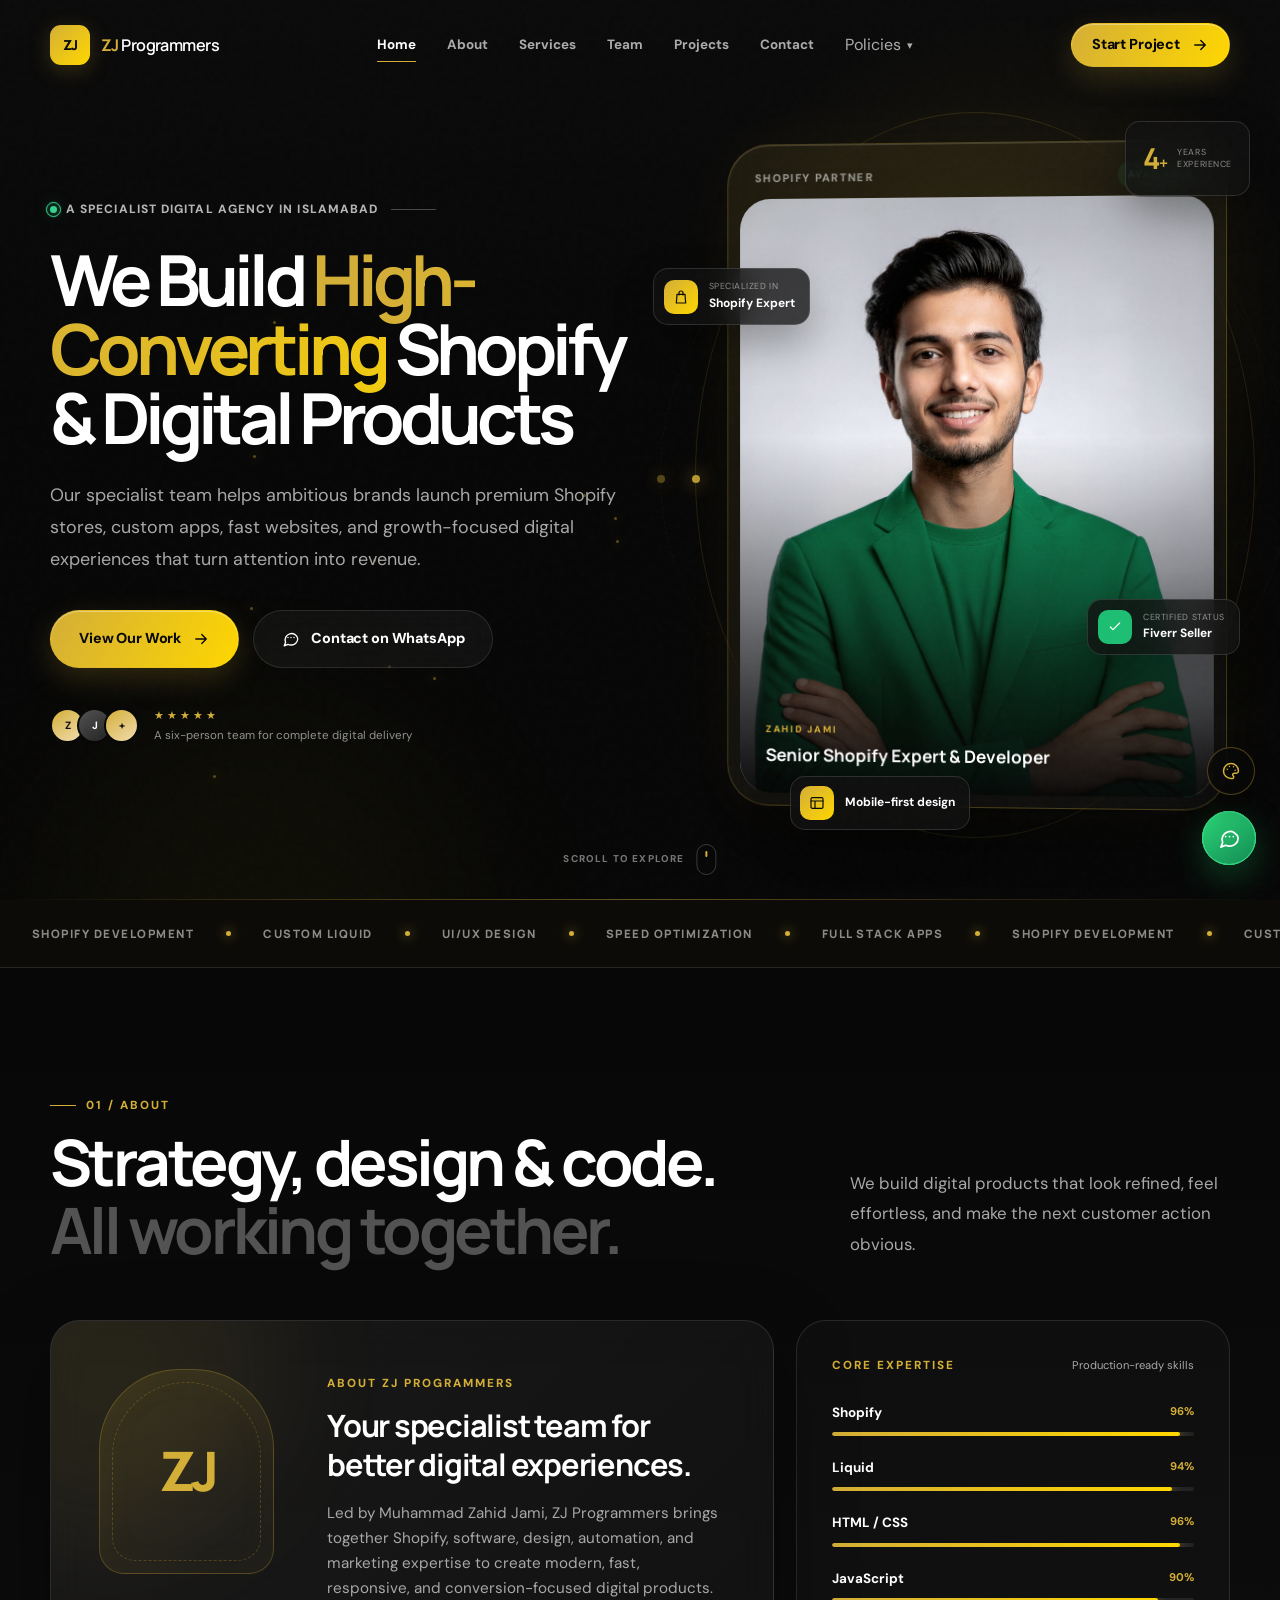
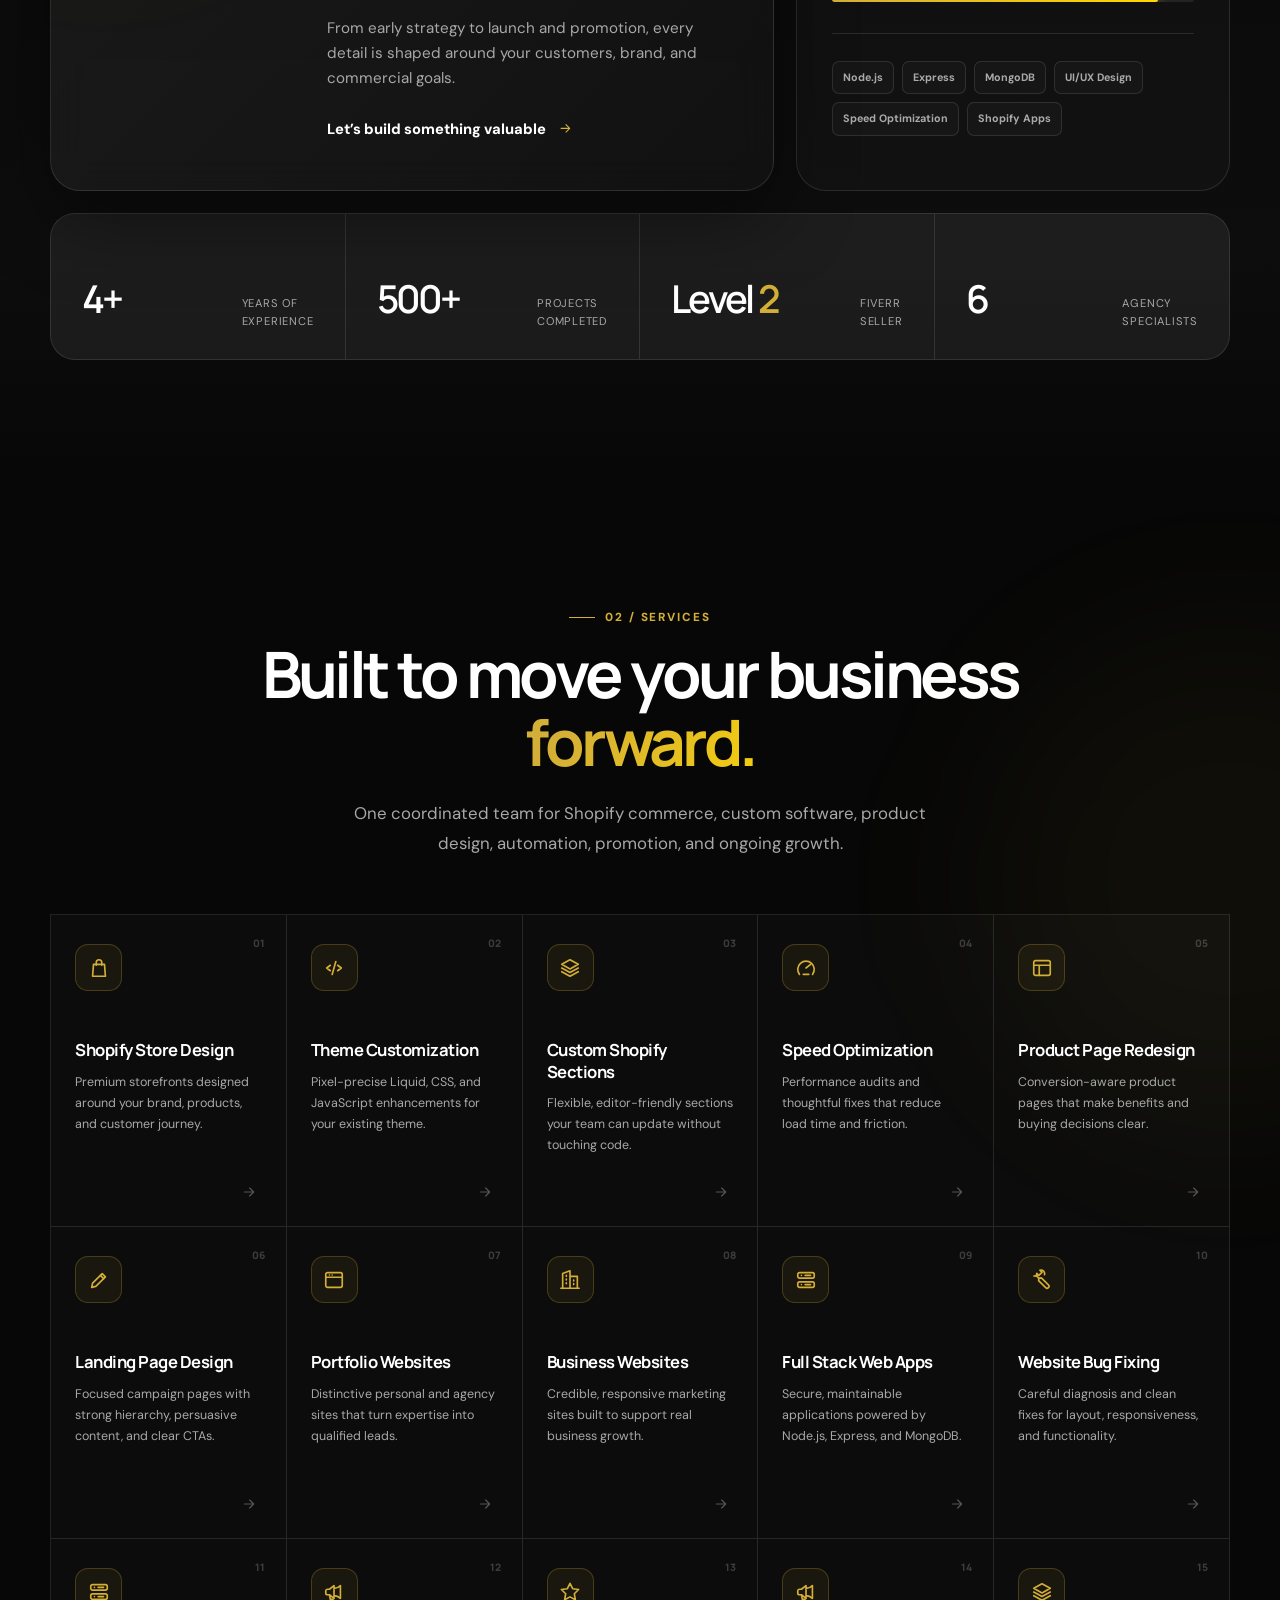
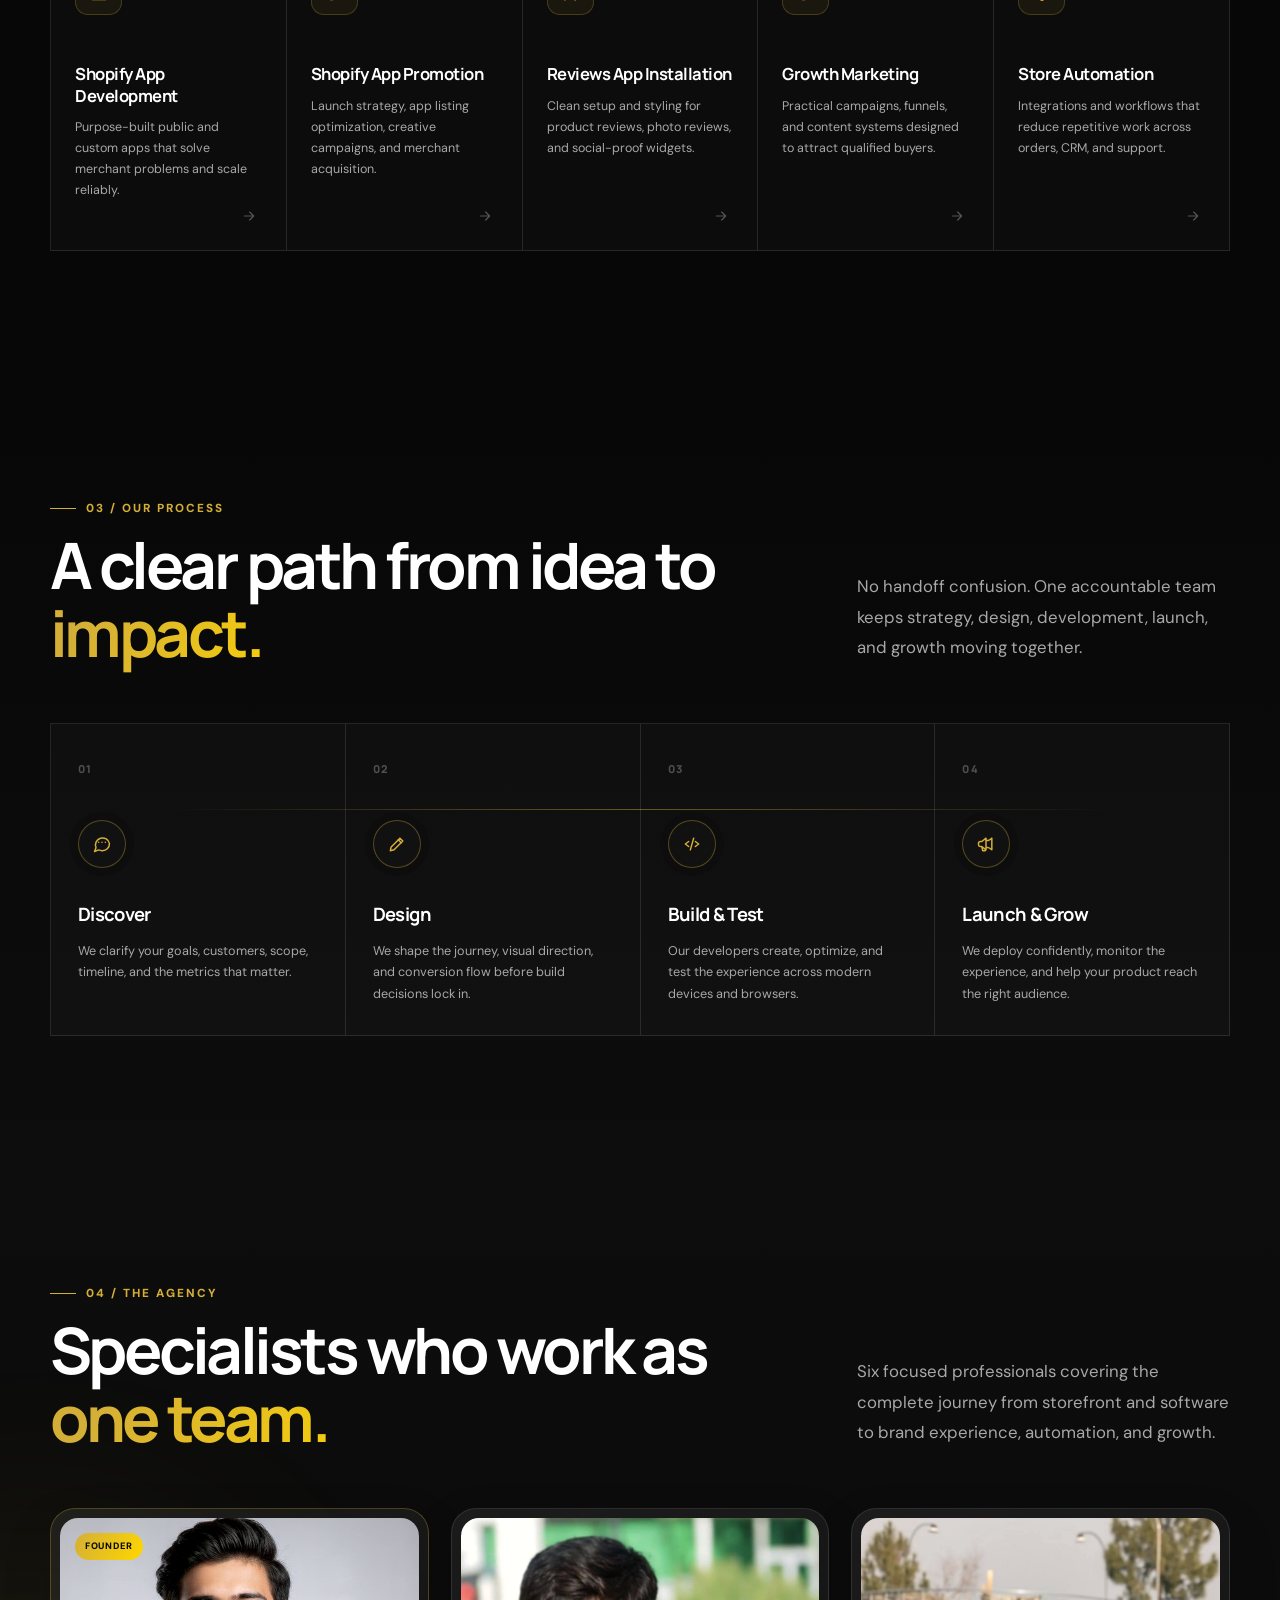
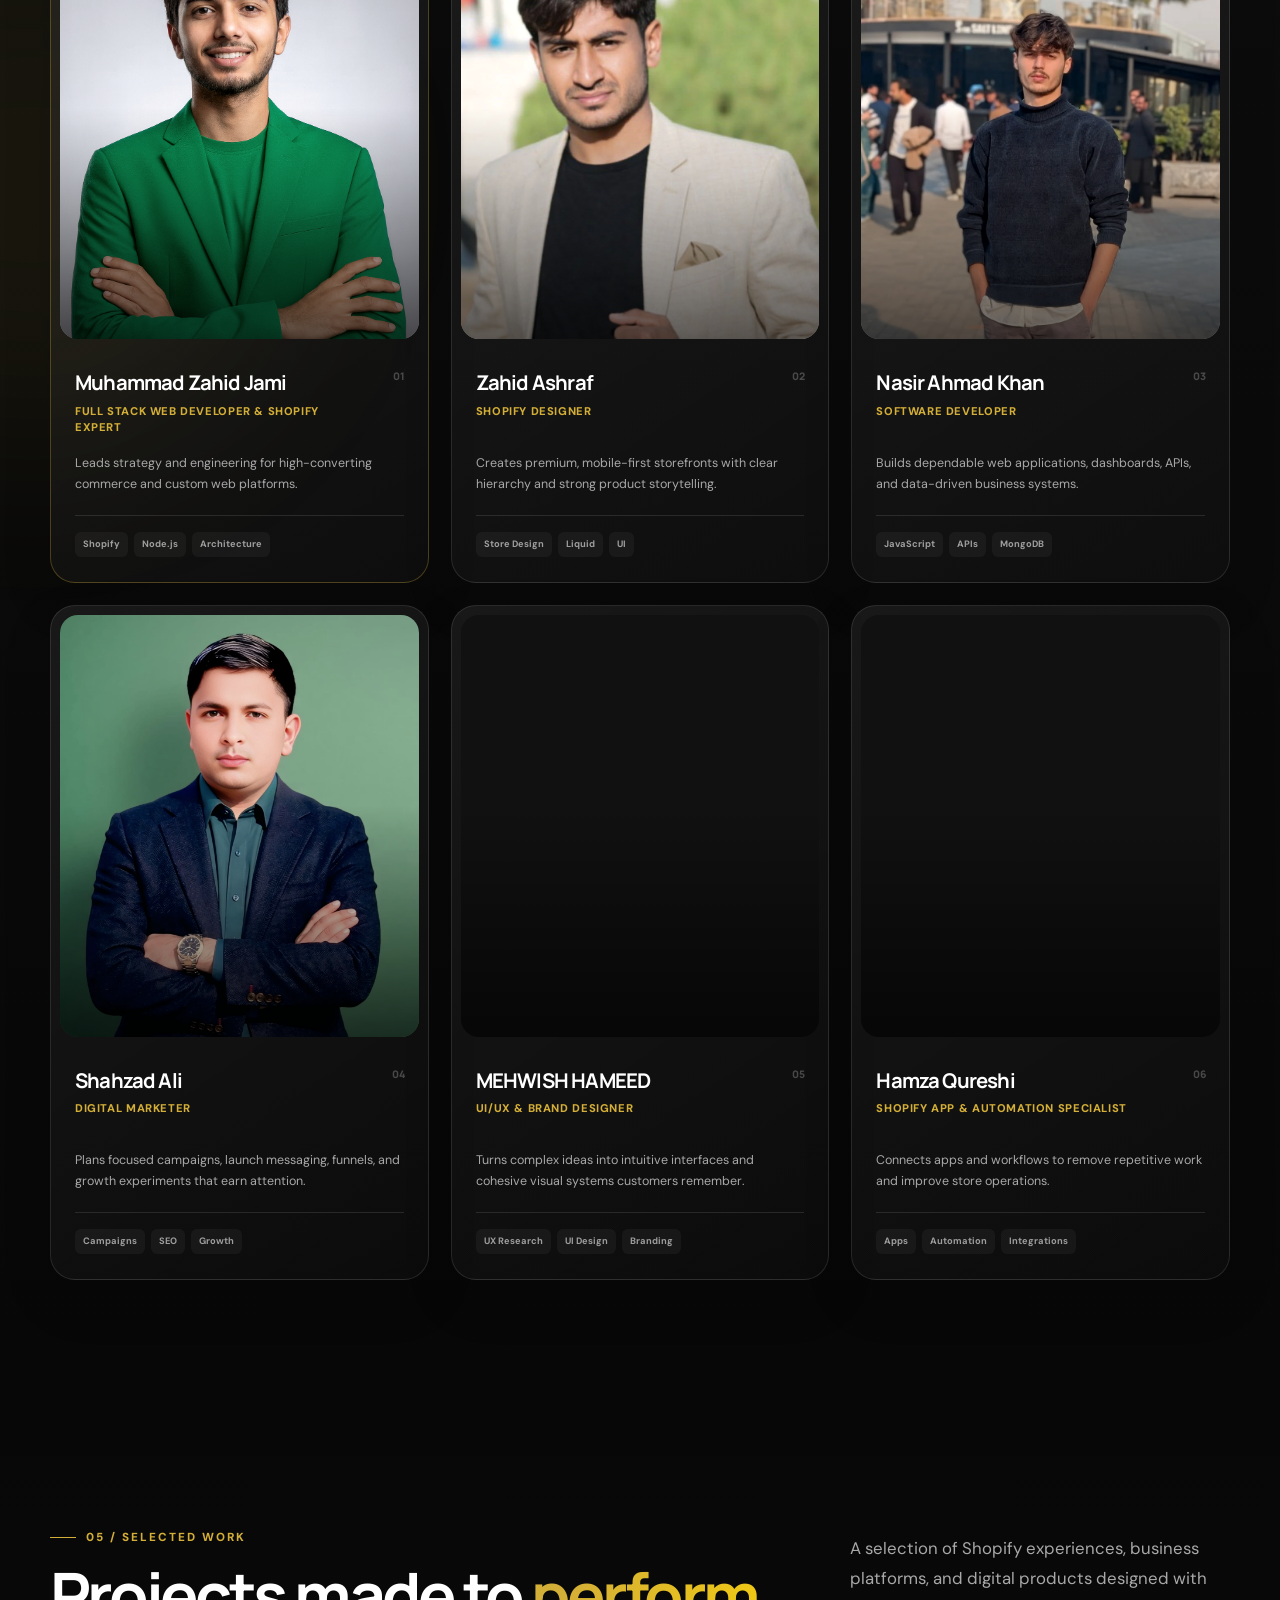
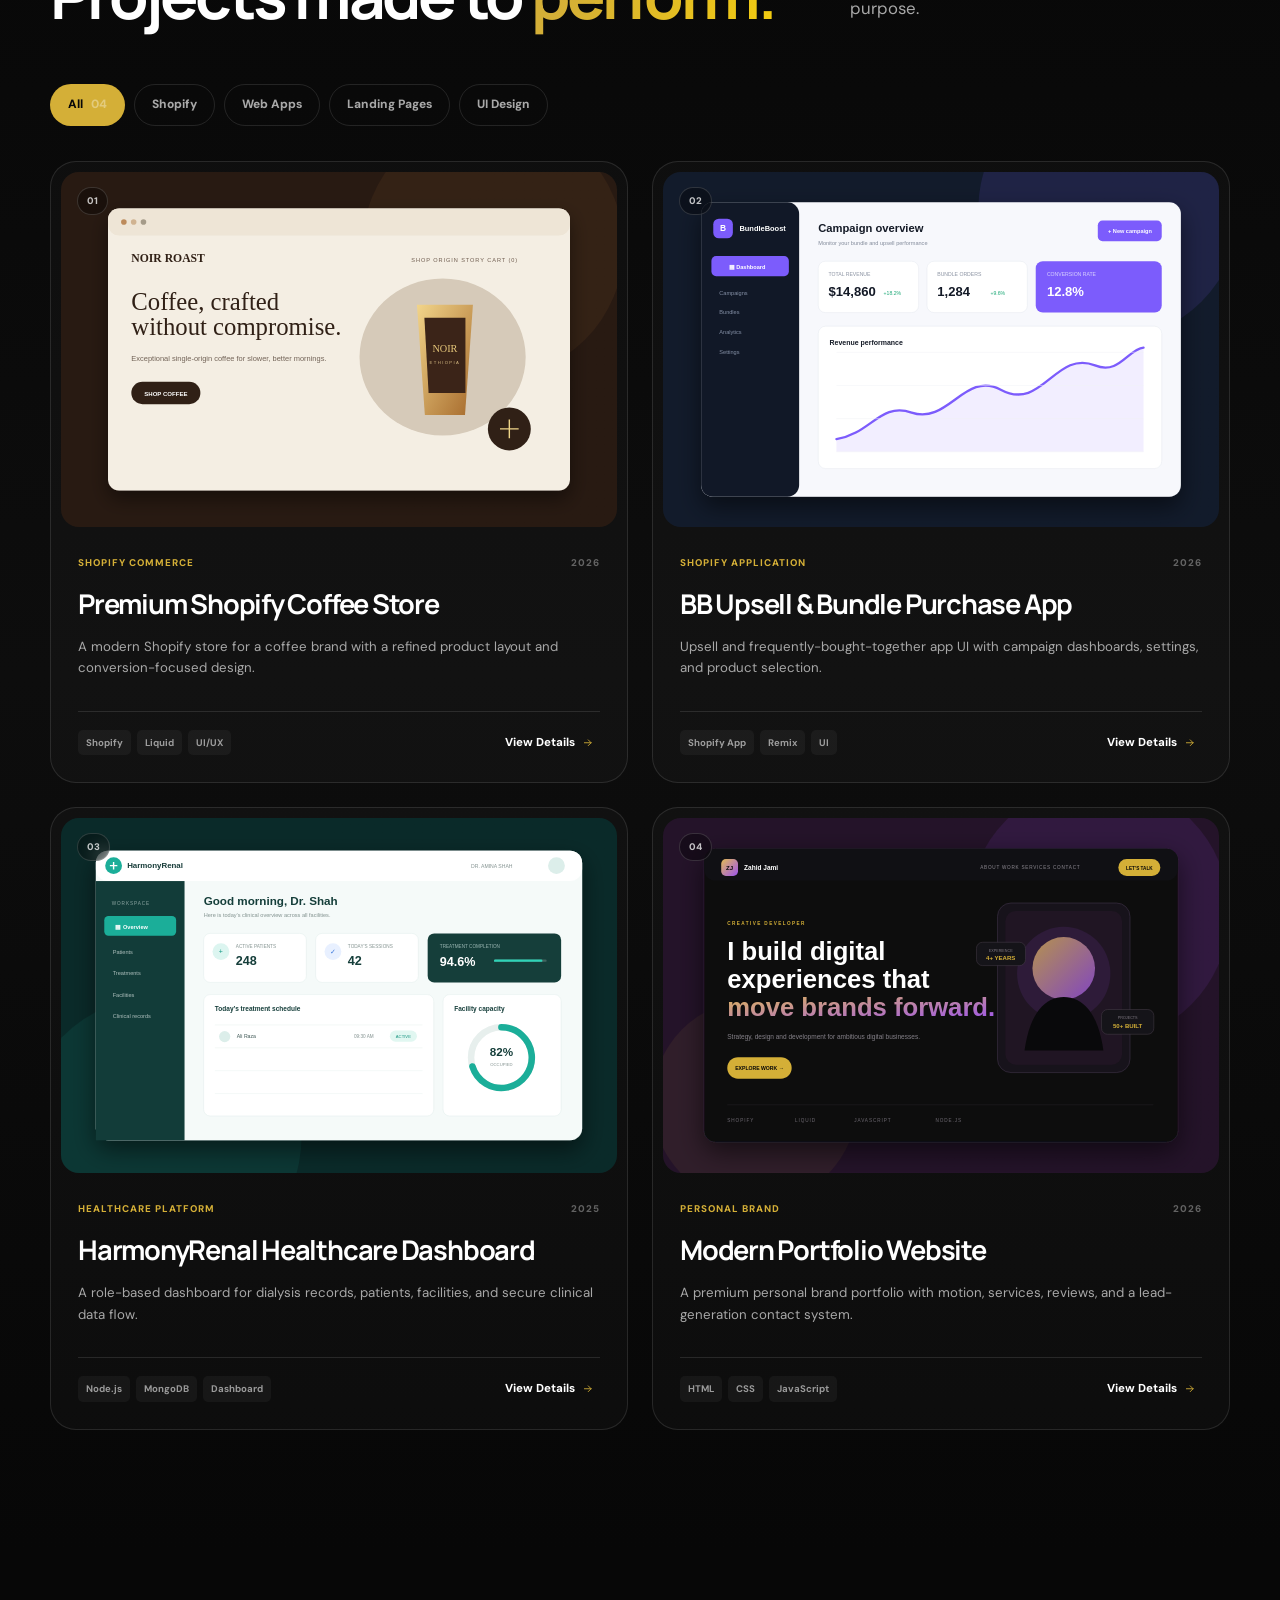
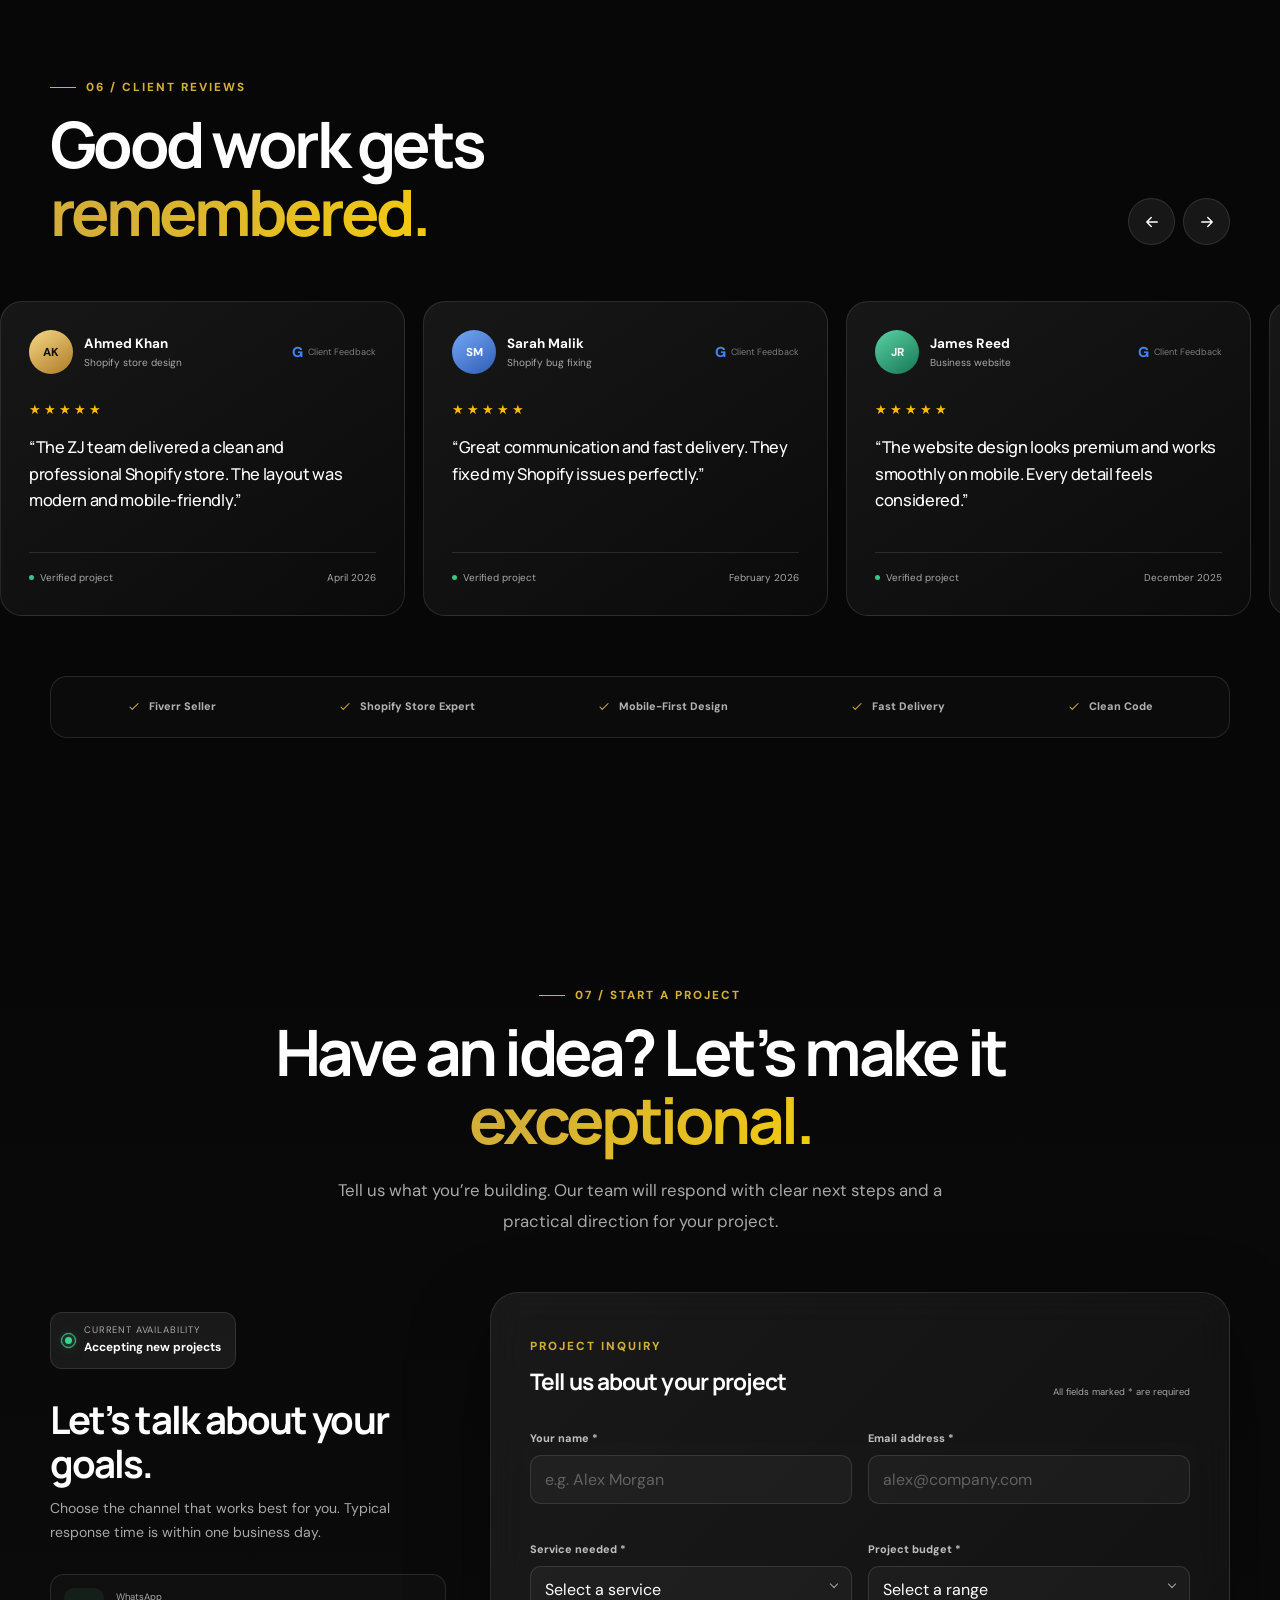
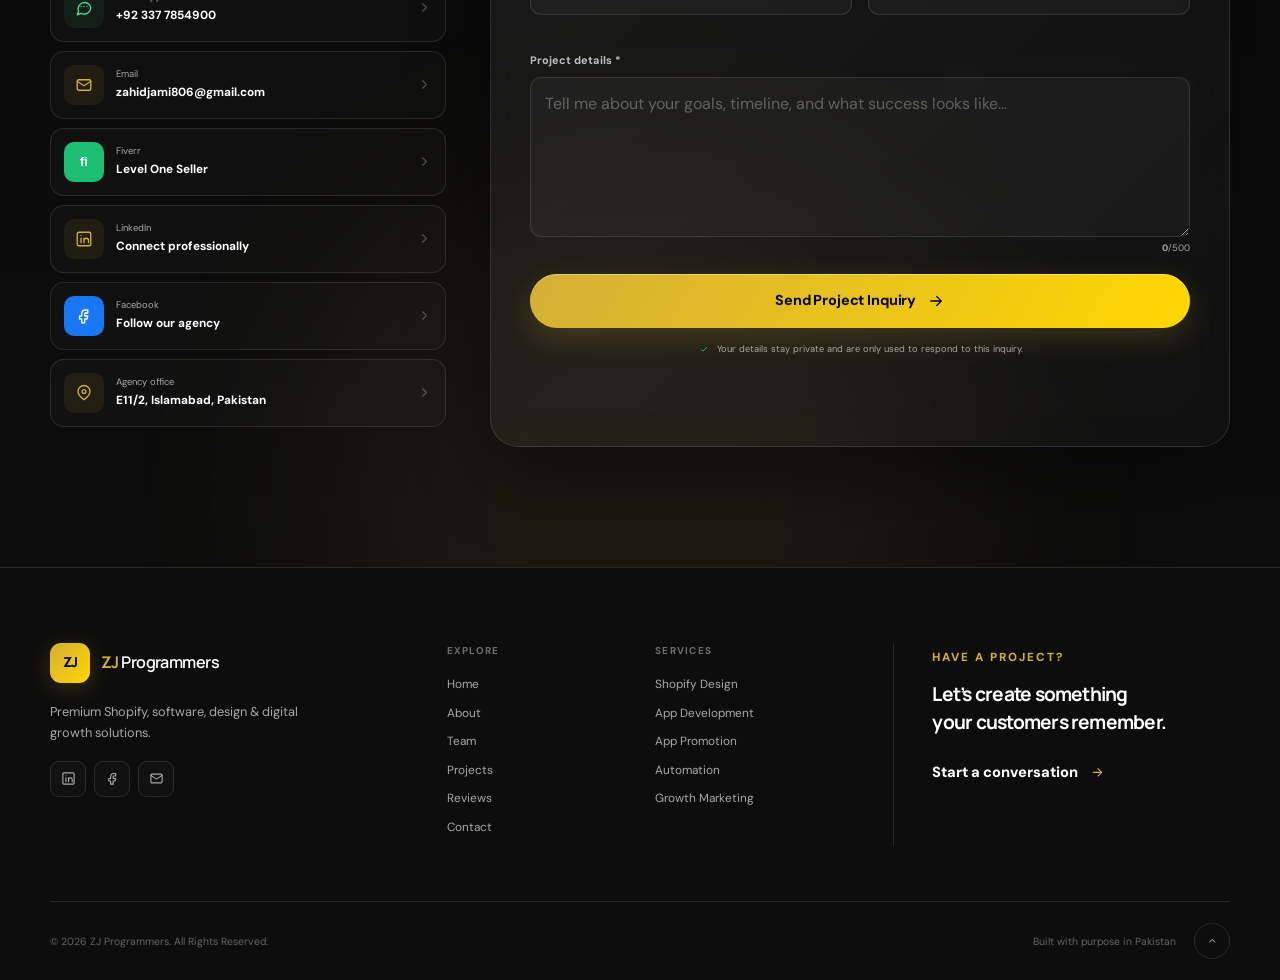
<file: index.html>
<!DOCTYPE html>
<html lang="en" data-theme="gold">
<head>
  <meta charset="UTF-8">
  <meta name="viewport" content="width=device-width, initial-scale=1.0">
  <meta name="description" content="ZJ Programmers is a premium Shopify, software, design, and digital growth agency in Islamabad, Pakistan.">
  <meta name="theme-color" content="#070707">
  <meta property="og:title" content="Zahid Jami | Shopify Expert & Full Stack Web Developer">
  <meta property="og:description" content="A specialist agency for Shopify commerce, software, design, automation, and digital growth.">
  <meta property="og:type" content="website">
  <title>Zahid Jami | Shopify Expert & Full Stack Web Developer</title>
  <link rel="preconnect" href="https://fonts.googleapis.com">
  <link rel="preconnect" href="https://fonts.gstatic.com" crossorigin>
  <link href="https://fonts.googleapis.com/css2?family=DM+Sans:wght@400;500;600;700&family=Manrope:wght@500;600;700;800&display=swap" rel="stylesheet">
  <link rel="stylesheet" href="style.css">
</head>
<body>
  <a class="skip-link" href="#main-content">Skip to content</a>
  <div class="page-noise" aria-hidden="true"></div>
  <div class="scroll-progress" aria-hidden="true"><span id="scrollProgress"></span></div>

  <svg class="svg-sprite" aria-hidden="true">
    <symbol id="icon-arrow" viewBox="0 0 24 24"><path d="M5 12h14M13 6l6 6-6 6"/></symbol>
    <symbol id="icon-bag" viewBox="0 0 24 24"><path d="M6 8h12l1 13H5L6 8Z"/><path d="M9 9V6a3 3 0 0 1 6 0v3"/></symbol>
    <symbol id="icon-code" viewBox="0 0 24 24"><path d="m8 9-4 3 4 3M16 9l4 3-4 3M14 5l-4 14"/></symbol>
    <symbol id="icon-layers" viewBox="0 0 24 24"><path d="m12 3 9 5-9 5-9-5 9-5Z"/><path d="m3 12 9 5 9-5M3 16l9 5 9-5"/></symbol>
    <symbol id="icon-speed" viewBox="0 0 24 24"><path d="M4.9 19a9 9 0 1 1 14.2 0"/><path d="m12 12 5-4M9 19h6"/></symbol>
    <symbol id="icon-layout" viewBox="0 0 24 24"><rect x="3" y="4" width="18" height="16" rx="2"/><path d="M3 9h18M9 9v11"/></symbol>
    <symbol id="icon-pen" viewBox="0 0 24 24"><path d="m4 20 4.5-1L19 8.5 15.5 5 5 15.5 4 20Z"/><path d="m13.5 7 3.5 3.5"/></symbol>
    <symbol id="icon-window" viewBox="0 0 24 24"><rect x="3" y="4" width="18" height="16" rx="2"/><path d="M3 9h18M7 6.5h.01M10 6.5h.01"/></symbol>
    <symbol id="icon-building" viewBox="0 0 24 24"><path d="M4 21V5l8-3v19M12 8h8v13M2 21h20"/><path d="M8 7v1M8 11v1M8 15v1M16 12v1M16 16v1"/></symbol>
    <symbol id="icon-server" viewBox="0 0 24 24"><rect x="3" y="4" width="18" height="6" rx="2"/><rect x="3" y="14" width="18" height="6" rx="2"/><path d="M7 7h.01M7 17h.01M11 7h6M11 17h6"/></symbol>
    <symbol id="icon-tool" viewBox="0 0 24 24"><path d="M14.7 6.3a4 4 0 0 0-5-5L12 3.6 8.6 7 6.3 4.7a4 4 0 0 0 5 5L19 17.4a2.1 2.1 0 0 1-3 3l-7.7-7.7a4 4 0 0 0-5-5"/></symbol>
    <symbol id="icon-check" viewBox="0 0 24 24"><path d="m5 12 4 4L19 6"/></symbol>
    <symbol id="icon-star" viewBox="0 0 24 24"><path d="m12 2.5 2.9 5.9 6.5.9-4.7 4.6 1.1 6.5-5.8-3.1-5.8 3.1 1.1-6.5-4.7-4.6 6.5-.9L12 2.5Z"/></symbol>
    <symbol id="icon-message" viewBox="0 0 24 24"><path d="M21 11.5a8.4 8.4 0 0 1-9 8.5 9.6 9.6 0 0 1-4-.9L3 21l1.8-4.6A8.5 8.5 0 1 1 21 11.5Z"/><path d="M8 10h.01M12 10h.01M16 10h.01"/></symbol>
    <symbol id="icon-mail" viewBox="0 0 24 24"><rect x="3" y="5" width="18" height="14" rx="2"/><path d="m3 7 9 6 9-6"/></symbol>
    <symbol id="icon-linkedin" viewBox="0 0 24 24"><rect x="3" y="3" width="18" height="18" rx="2"/><path d="M8 11v6M8 7.5v.01M12 17v-6M12 14a3 3 0 0 1 6 0v3"/></symbol>
    <symbol id="icon-globe" viewBox="0 0 24 24"><circle cx="12" cy="12" r="9"/><path d="M3 12h18M12 3a14 14 0 0 1 0 18M12 3a14 14 0 0 0 0 18"/></symbol>
    <symbol id="icon-location" viewBox="0 0 24 24"><path d="M20 10c0 5-8 11-8 11S4 15 4 10a8 8 0 1 1 16 0Z"/><circle cx="12" cy="10" r="2.5"/></symbol>
    <symbol id="icon-users" viewBox="0 0 24 24"><path d="M16 21v-2a4 4 0 0 0-4-4H6a4 4 0 0 0-4 4v2M9 11a4 4 0 1 0 0-8 4 4 0 0 0 0 8ZM22 21v-2a4 4 0 0 0-3-3.9M16 3.1a4 4 0 0 1 0 7.8"/></symbol>
    <symbol id="icon-megaphone" viewBox="0 0 24 24"><path d="M3 11v2a2 2 0 0 0 2 2h2l5 4V5L7 9H5a2 2 0 0 0-2 2ZM12 8c4 0 7-3 7-3v14s-3-3-7-3M7 15l1 5h3"/></symbol>
    <symbol id="icon-facebook" viewBox="0 0 24 24"><path d="M14 8h3V4h-3c-3 0-5 2-5 5v3H6v4h3v5h4v-5h3l1-4h-4V9c0-.6.4-1 1-1Z"/></symbol>
    <symbol id="icon-chevron" viewBox="0 0 24 24"><path d="m9 18 6-6-6-6"/></symbol>
    <symbol id="icon-palette" viewBox="0 0 24 24"><path d="M12 3a9 9 0 0 0 0 18h1.5a1.8 1.8 0 0 0 1.1-3.2 1.8 1.8 0 0 1 1.1-3.2H18A3 3 0 0 0 21 12a9 9 0 0 0-9-9Z"/><path d="M7.5 10h.01M10 6.5h.01M15 7h.01M17 11h.01"/></symbol>
    <symbol id="icon-up" viewBox="0 0 24 24"><path d="m6 14 6-6 6 6"/></symbol>
    <symbol id="icon-close" viewBox="0 0 24 24"><path d="m6 6 12 12M18 6 6 18"/></symbol>
  </svg>

  <header class="site-header" id="siteHeader">
    <div class="container nav-wrap">
      <a class="brand" href="#home" aria-label="ZJ Programmers home">
        <span class="brand-mark">ZJ</span>
        <span class="brand-copy"><strong>ZJ</strong> Programmers</span>
      </a>

 <nav class="desktop-nav" aria-label="Main navigation">
  <a class="nav-link active" href="#home">Home</a>
  <a class="nav-link" href="#about">About</a>
  <a class="nav-link" href="#services">Services</a>
  <a class="nav-link" href="#team">Team</a>
  <a class="nav-link" href="#projects">Projects</a>
  <a class="nav-link" href="#contact">Contact</a>

  <!-- Policies Dropdown -->
  <div class="nav-dropdown">
    <button
      class="nav-link nav-dropdown-button"
      type="button"
      aria-haspopup="true"
    >
      Policies
      <span class="dropdown-arrow">▾</span>
    </button>

    <div class="nav-dropdown-menu">

      <a href="privacy-policy.html">
        BB Upsell & Bundle Purchase
        <span>Privacy Policy</span>
      </a>

      <a href="support-pilot-ai-privacy-policy.html">
        MZ SupportPilot AI
        <span>Privacy Policy</span>
      </a>

      <a href="mz-cod-form-privacy-policy.html">
        MZ: COD Sales Booster Forms
        <span>Privacy Policy</span>
      </a>

    </div>
  </div>
</nav>

      <div class="nav-actions">
        <a class="btn btn-small btn-primary desktop-hire" href="#contact"><span>Start Project</span><svg><use href="#icon-arrow"/></svg></a>
        <button class="menu-toggle" id="menuToggle" type="button" aria-label="Open menu" aria-expanded="false" aria-controls="mobileMenu">
          <span></span><span></span><span></span>
        </button>
      </div>
    </div>

    <div class="mobile-menu" id="mobileMenu" aria-hidden="true">
      <nav aria-label="Mobile navigation">
        <a href="#home">Home</a><a href="#about">About</a><a href="#services">Services</a>
        <a href="#team">Team</a><a href="#projects">Projects</a><a href="#reviews">Reviews</a><a href="#contact">Contact</a>
        <a class="btn btn-primary" href="#contact"><span>Start a project</span><svg><use href="#icon-arrow"/></svg></a>
      </nav>
    </div>
  </header>

  <main id="main-content">
    <section class="hero section" id="home">
      <div class="hero-glow glow-one" aria-hidden="true"></div>
      <div class="hero-glow glow-two" aria-hidden="true"></div>
      <div class="particle-field" id="particleField" aria-hidden="true"></div>
      <div class="container hero-grid">
        <div class="hero-copy">
          <div class="eyebrow reveal"><span class="status-dot"></span> A specialist digital agency in Islamabad <span class="eyebrow-line"></span></div>
          <h1 class="hero-title reveal" data-delay="100">We Build <span class="text-gradient">High-Converting</span> Shopify &amp; Digital Products</h1>
          <p class="hero-lead reveal" data-delay="180">Our specialist team helps ambitious brands launch premium Shopify stores, custom apps, fast websites, and growth-focused digital experiences that turn attention into revenue.</p>
          <div class="hero-ctas reveal" data-delay="260">
            <a class="btn btn-primary btn-large" href="#projects"><span>View Our Work</span><svg><use href="#icon-arrow"/></svg></a>
            <!-- Replace the placeholder WhatsApp number in every wa.me link. -->
            <a class="btn btn-ghost btn-large" href="https://wa.me/923377854900" target="_blank" rel="noopener"><svg><use href="#icon-message"/></svg><span>Contact on WhatsApp</span></a>
          </div>
          <div class="hero-proof reveal" data-delay="340">
            <div class="client-stack" aria-hidden="true"><span>Z</span><span>J</span><span>+</span></div>
            <div><div class="proof-stars" aria-label="5 out of 5 stars">★★★★★</div><p>A six-person team for complete digital delivery</p></div>
          </div>
        </div>

        <div class="hero-visual reveal" data-delay="160">
          <div class="orbit orbit-one" aria-hidden="true"></div>
          <div class="orbit orbit-two" aria-hidden="true"></div>
          <div class="portrait-shell">
            <div class="portrait-topline"><span>Shopify partner</span><span class="online-pill">Available</span></div>
            <div class="portrait-frame">
              <!-- Replace assets/images/zahid-profile.jpg with your real portrait. -->
              <img id="heroPortrait" src="main.png" data-fallback="assets/images/main.png" onerror="this.onerror=null;this.src=this.dataset.fallback" alt="Professional robotic portrait representing Muhammad Zahid Jami">
              <div class="portrait-gradient"></div>
              <div class="portrait-caption"><span>ZAHID JAMI</span><strong> Senior Shopify Expert &amp; Developer</strong></div>
            </div>
          </div>
          <div class="floating-badge badge-shopify"><span class="badge-icon"><svg><use href="#icon-bag"/></svg></span><span><small>Specialized in</small><strong>Shopify Expert</strong></span></div>
          <div class="floating-badge badge-fiverr"><span class="badge-check"><svg><use href="#icon-check"/></svg></span><span><small>Certified status</small><strong>Fiverr Seller</strong></span></div>
          <div class="floating-badge badge-years"><strong>4<span>+</span></strong><small>Years<br>Experience</small></div>
          <div class="floating-badge badge-mobile"><span class="badge-icon"><svg><use href="#icon-layout"/></svg></span><strong>Mobile-first design</strong></div>
        </div>
      </div>
      <a class="scroll-cue" href="#about" aria-label="Scroll to about section"><span>Scroll to explore</span><i></i></a>
    </section>

    <div class="brand-strip" aria-label="Core capabilities">
      <div class="brand-track">
        <span>Shopify Development</span><i></i><span>Custom Liquid</span><i></i><span>UI/UX Design</span><i></i><span>Speed Optimization</span><i></i><span>Full Stack Apps</span><i></i>
        <span aria-hidden="true">Shopify Development</span><i aria-hidden="true"></i><span aria-hidden="true">Custom Liquid</span><i aria-hidden="true"></i><span aria-hidden="true">UI/UX Design</span><i aria-hidden="true"></i><span aria-hidden="true">Speed Optimization</span><i aria-hidden="true"></i><span aria-hidden="true">Full Stack Apps</span><i aria-hidden="true"></i>
      </div>
    </div>

    <section class="section about" id="about">
      <div class="container">
        <div class="section-heading heading-split reveal">
          <div><span class="kicker">01 / About</span><h2>Strategy, design &amp; code.<br><span class="muted">All working together.</span></h2></div>
          <p>We build digital products that look refined, feel effortless, and make the next customer action obvious.</p>
        </div>

        <div class="about-grid">
          <article class="about-story glass-card reveal">
            <div class="story-monogram">ZJ</div>
            <div class="story-copy">
              <span class="mini-label">About ZJ Programmers</span>
              <h3>Your specialist team for better digital experiences.</h3>
              <p>Led by Muhammad Zahid Jami, ZJ Programmers brings together Shopify, software, design, automation, and marketing expertise to create modern, fast, responsive, and conversion-focused digital products.</p>
              <p>From early strategy to launch and promotion, every detail is shaped around your customers, brand, and commercial goals.</p>
              <a class="text-link" href="#contact">Let’s build something valuable <svg><use href="#icon-arrow"/></svg></a>
            </div>
          </article>

          <div class="about-skills reveal" data-delay="120">
            <div class="skills-head"><span class="mini-label">Core expertise</span><span>Production-ready skills</span></div>
            <div class="skill-list">
              <div class="skill-row"><div><span>Shopify</span><b>96%</b></div><i><span data-level="96"></span></i></div>
              <div class="skill-row"><div><span>Liquid</span><b>94%</b></div><i><span data-level="94"></span></i></div>
              <div class="skill-row"><div><span>HTML / CSS</span><b>96%</b></div><i><span data-level="96"></span></i></div>
              <div class="skill-row"><div><span>JavaScript</span><b>90%</b></div><i><span data-level="90"></span></i></div>
            </div>
            <div class="skill-chips" aria-label="Additional skills">
              <span>Node.js</span><span>Express</span><span>MongoDB</span><span>UI/UX Design</span><span>Speed Optimization</span><span>Shopify Apps</span>
            </div>
          </div>
        </div>

        <div class="stats-grid reveal">
          <article><strong><span class="counter" data-target="4">0</span>+</strong><p>Years of<br>experience</p></article>
          <article><strong><span class="counter" data-target="500">0</span>+</strong><p>Projects<br>completed</p></article>
          <article><strong>Level <span class="accent-number">2</span></strong><p>Fiverr<br>seller</p></article>
          <article><strong><span class="counter" data-target="6">0</span></strong><p>Agency<br>specialists</p></article>
        </div>
      </div>
    </section>

    <section class="section services" id="services">
      <div class="service-glow" aria-hidden="true"></div>
      <div class="container">
        <div class="section-heading centered reveal">
          <span class="kicker">02 / Services</span>
          <h2>Built to move your business <span class="text-gradient">forward.</span></h2>
          <p>One coordinated team for Shopify commerce, custom software, product design, automation, promotion, and ongoing growth.</p>
        </div>

        <div class="services-grid">
          <article class="service-card reveal"><span class="service-number">01</span><div class="service-icon"><svg><use href="#icon-bag"/></svg></div><h3>Shopify Store Design</h3><p>Premium storefronts designed around your brand, products, and customer journey.</p><a href="#contact" aria-label="Ask about Shopify Store Design"><svg><use href="#icon-arrow"/></svg></a></article>
          <article class="service-card reveal" data-delay="60"><span class="service-number">02</span><div class="service-icon"><svg><use href="#icon-code"/></svg></div><h3>Theme Customization</h3><p>Pixel-precise Liquid, CSS, and JavaScript enhancements for your existing theme.</p><a href="#contact" aria-label="Ask about Theme Customization"><svg><use href="#icon-arrow"/></svg></a></article>
          <article class="service-card reveal" data-delay="120"><span class="service-number">03</span><div class="service-icon"><svg><use href="#icon-layers"/></svg></div><h3>Custom Shopify Sections</h3><p>Flexible, editor-friendly sections your team can update without touching code.</p><a href="#contact" aria-label="Ask about Custom Shopify Sections"><svg><use href="#icon-arrow"/></svg></a></article>
          <article class="service-card reveal" data-delay="180"><span class="service-number">04</span><div class="service-icon"><svg><use href="#icon-speed"/></svg></div><h3>Speed Optimization</h3><p>Performance audits and thoughtful fixes that reduce load time and friction.</p><a href="#contact" aria-label="Ask about Speed Optimization"><svg><use href="#icon-arrow"/></svg></a></article>
          <article class="service-card reveal"><span class="service-number">05</span><div class="service-icon"><svg><use href="#icon-layout"/></svg></div><h3>Product Page Redesign</h3><p>Conversion-aware product pages that make benefits and buying decisions clear.</p><a href="#contact" aria-label="Ask about Product Page Redesign"><svg><use href="#icon-arrow"/></svg></a></article>
          <article class="service-card reveal" data-delay="60"><span class="service-number">06</span><div class="service-icon"><svg><use href="#icon-pen"/></svg></div><h3>Landing Page Design</h3><p>Focused campaign pages with strong hierarchy, persuasive content, and clear CTAs.</p><a href="#contact" aria-label="Ask about Landing Page Design"><svg><use href="#icon-arrow"/></svg></a></article>
          <article class="service-card reveal" data-delay="120"><span class="service-number">07</span><div class="service-icon"><svg><use href="#icon-window"/></svg></div><h3>Portfolio Websites</h3><p>Distinctive personal and agency sites that turn expertise into qualified leads.</p><a href="#contact" aria-label="Ask about Portfolio Websites"><svg><use href="#icon-arrow"/></svg></a></article>
          <article class="service-card reveal" data-delay="180"><span class="service-number">08</span><div class="service-icon"><svg><use href="#icon-building"/></svg></div><h3>Business Websites</h3><p>Credible, responsive marketing sites built to support real business growth.</p><a href="#contact" aria-label="Ask about Business Websites"><svg><use href="#icon-arrow"/></svg></a></article>
          <article class="service-card reveal"><span class="service-number">09</span><div class="service-icon"><svg><use href="#icon-server"/></svg></div><h3>Full Stack Web Apps</h3><p>Secure, maintainable applications powered by Node.js, Express, and MongoDB.</p><a href="#contact" aria-label="Ask about Full Stack Web Apps"><svg><use href="#icon-arrow"/></svg></a></article>
          <article class="service-card reveal" data-delay="60"><span class="service-number">10</span><div class="service-icon"><svg><use href="#icon-tool"/></svg></div><h3>Website Bug Fixing</h3><p>Careful diagnosis and clean fixes for layout, responsiveness, and functionality.</p><a href="#contact" aria-label="Ask about Website Bug Fixing"><svg><use href="#icon-arrow"/></svg></a></article>
          <article class="service-card reveal" data-delay="120"><span class="service-number">11</span><div class="service-icon"><svg><use href="#icon-server"/></svg></div><h3>Shopify App Development</h3><p>Purpose-built public and custom apps that solve merchant problems and scale reliably.</p><a href="#contact" aria-label="Ask about Shopify App Development"><svg><use href="#icon-arrow"/></svg></a></article>
          <article class="service-card reveal" data-delay="180"><span class="service-number">12</span><div class="service-icon"><svg><use href="#icon-megaphone"/></svg></div><h3>Shopify App Promotion</h3><p>Launch strategy, app listing optimization, creative campaigns, and merchant acquisition.</p><a href="#contact" aria-label="Ask about Shopify App Promotion"><svg><use href="#icon-arrow"/></svg></a></article>
          <article class="service-card reveal"><span class="service-number">13</span><div class="service-icon"><svg><use href="#icon-star"/></svg></div><h3>Reviews App Installation</h3><p>Clean setup and styling for product reviews, photo reviews, and social-proof widgets.</p><a href="#contact" aria-label="Ask about Reviews App Installation"><svg><use href="#icon-arrow"/></svg></a></article>
          <article class="service-card reveal" data-delay="60"><span class="service-number">14</span><div class="service-icon"><svg><use href="#icon-megaphone"/></svg></div><h3>Growth Marketing</h3><p>Practical campaigns, funnels, and content systems designed to attract qualified buyers.</p><a href="#contact" aria-label="Ask about Growth Marketing"><svg><use href="#icon-arrow"/></svg></a></article>
          <article class="service-card reveal" data-delay="120"><span class="service-number">15</span><div class="service-icon"><svg><use href="#icon-layers"/></svg></div><h3>Store Automation</h3><p>Integrations and workflows that reduce repetitive work across orders, CRM, and support.</p><a href="#contact" aria-label="Ask about Store Automation"><svg><use href="#icon-arrow"/></svg></a></article>
        </div>
      </div>
    </section>

    <section class="section process" aria-labelledby="processTitle">
      <div class="container">
        <div class="section-heading heading-split reveal">
          <div><span class="kicker">03 / Our process</span><h2 id="processTitle">A clear path from idea to <span class="text-gradient">impact.</span></h2></div>
          <p>No handoff confusion. One accountable team keeps strategy, design, development, launch, and growth moving together.</p>
        </div>
        <div class="process-grid">
          <article class="process-card reveal"><span>01</span><div class="process-icon"><svg><use href="#icon-message"/></svg></div><h3>Discover</h3><p>We clarify your goals, customers, scope, timeline, and the metrics that matter.</p></article>
          <article class="process-card reveal" data-delay="70"><span>02</span><div class="process-icon"><svg><use href="#icon-pen"/></svg></div><h3>Design</h3><p>We shape the journey, visual direction, and conversion flow before build decisions lock in.</p></article>
          <article class="process-card reveal" data-delay="140"><span>03</span><div class="process-icon"><svg><use href="#icon-code"/></svg></div><h3>Build &amp; Test</h3><p>Our developers create, optimize, and test the experience across modern devices and browsers.</p></article>
          <article class="process-card reveal" data-delay="210"><span>04</span><div class="process-icon"><svg><use href="#icon-megaphone"/></svg></div><h3>Launch &amp; Grow</h3><p>We deploy confidently, monitor the experience, and help your product reach the right audience.</p></article>
        </div>
      </div>
    </section>

    <section class="section team" id="team">
      <div class="team-glow" aria-hidden="true"></div>
      <div class="container">
        <div class="section-heading heading-split reveal">
          <div><span class="kicker">04 / The agency</span><h2>Specialists who work as <span class="text-gradient">one team.</span></h2></div>
          <p>Six focused professionals covering the complete journey from storefront and software to brand experience, automation, and growth.</p>
        </div>
        <div class="team-grid">
          <article class="team-card founder reveal">
            <div class="team-image"><img src="main.png" alt="Professional robotic portrait representing Muhammad Zahid Jami" loading="lazy" decoding="async"><span class="team-status">Founder</span></div>
            <div class="team-copy"><span class="team-index">01</span><h3>Muhammad Zahid Jami</h3><p class="team-role">Full Stack Web Developer &amp; Shopify Expert</p><p>Leads strategy and engineering for high-converting commerce and custom web platforms.</p><div class="team-tags"><span>Shopify</span><span>Node.js</span><span>Architecture</span></div></div>
          </article>
          <article class="team-card reveal" data-delay="60">
            <div class="team-image"><img src="zz.jpeg" alt="Professional robotic portrait representing Zahid Ashraf" loading="lazy" decoding="async"></div>
            <div class="team-copy"><span class="team-index">02</span><h3>Zahid Ashraf</h3><p class="team-role">Shopify Designer</p><p>Creates premium, mobile-first storefronts with clear hierarchy and strong product storytelling.</p><div class="team-tags"><span>Store Design</span><span>Liquid</span><span>UI</span></div></div>
          </article>
          <article class="team-card reveal" data-delay="120">
            <div class="team-image"><img src="nn.jpeg" alt="Professional robotic portrait representing Nasir Ahmad Khan" loading="lazy" decoding="async"></div>
            <div class="team-copy"><span class="team-index">03</span><h3>Nasir Ahmad Khan</h3><p class="team-role">Software Developer</p><p>Builds dependable web applications, dashboards, APIs, and data-driven business systems.</p><div class="team-tags"><span>JavaScript</span><span>APIs</span><span>MongoDB</span></div></div>
          </article>
          <article class="team-card reveal">
            <div class="team-image"><img src="ss.jpeg" alt="Professional robotic portrait representing Shahzad Ali" loading="lazy" decoding="async"></div>
            <div class="team-copy"><span class="team-index">04</span><h3>Shahzad Ali</h3><p class="team-role">Digital Marketer</p><p>Plans focused campaigns, launch messaging, funnels, and growth experiments that earn attention.</p><div class="team-tags"><span>Campaigns</span><span>SEO</span><span>Growth</span></div></div>
          </article>
          <article class="team-card reveal" data-delay="60">
            <div class="team-image"><img src="team-areeba-noor.webp" alt="Professional robotic portrait representing Areeba Noor" loading="lazy" decoding="async"></div>
            <div class="team-copy"><span class="team-index">05</span><h3>MEHWISH HAMEED</h3><p class="team-role">UI/UX &amp; Brand Designer</p><p>Turns complex ideas into intuitive interfaces and cohesive visual systems customers remember.</p><div class="team-tags"><span>UX Research</span><span>UI Design</span><span>Branding</span></div></div>
          </article>
          <article class="team-card reveal" data-delay="120">
            <div class="team-image"><img src="team-hamza-qureshi.webp" alt="Professional robotic portrait representing Hamza Qureshi" loading="lazy" decoding="async"></div>
            <div class="team-copy"><span class="team-index">06</span><h3>Hamza Qureshi</h3><p class="team-role">Shopify App &amp; Automation Specialist</p><p>Connects apps and workflows to remove repetitive work and improve store operations.</p><div class="team-tags"><span>Apps</span><span>Automation</span><span>Integrations</span></div></div>
          </article>
        </div>
      </div>
    </section>

    <section class="section projects" id="projects">
      <div class="container">
        <div class="section-heading heading-split reveal">
          <div><span class="kicker">05 / Selected work</span><h2>Projects made to <span class="text-gradient">perform.</span></h2></div>
          <p>A selection of Shopify experiences, business platforms, and digital products designed with purpose.</p>
        </div>

        <div class="project-filters reveal" role="group" aria-label="Filter projects">
          <button class="filter-btn active" type="button" data-filter="all">All <span>04</span></button>
          <button class="filter-btn" type="button" data-filter="shopify">Shopify</button>
          <button class="filter-btn" type="button" data-filter="apps">Web Apps</button>
          <button class="filter-btn" type="button" data-filter="landing">Landing Pages</button>
          <button class="filter-btn" type="button" data-filter="ui">UI Design</button>
        </div>

        <!-- Edit, duplicate, or remove project-card articles to update the portfolio. -->
        <div class="projects-grid">
          <article class="project-card reveal" data-category="shopify ui" data-project="coffee">
            <div class="project-image"><img src="project-coffee.svg" alt="Luxury coffee Shopify store interface mockup"><span class="project-index">01</span><div class="project-overlay"><button type="button" class="project-open" aria-label="View Premium Shopify Coffee Store details"><svg><use href="#icon-arrow"/></svg></button></div></div>
            <div class="project-content"><div class="project-meta"><span>Shopify commerce</span><span>2026</span></div><h3>Premium Shopify Coffee Store</h3><p>A modern Shopify store for a coffee brand with a refined product layout and conversion-focused design.</p><div class="project-footer"><div class="tags"><span>Shopify</span><span>Liquid</span><span>UI/UX</span></div><button class="view-details" type="button">View Details <svg><use href="#icon-arrow"/></svg></button></div></div>
          </article>
          <article class="project-card reveal" data-delay="80" data-category="shopify apps ui" data-project="bundle">
            <div class="project-image"><img src="project-bundle.svg" alt="Upsell and bundle Shopify application dashboard mockup"><span class="project-index">02</span><div class="project-overlay"><button type="button" class="project-open" aria-label="View BB Upsell and Bundle Purchase App details"><svg><use href="#icon-arrow"/></svg></button></div></div>
            <div class="project-content"><div class="project-meta"><span>Shopify application</span><span>2026</span></div><h3>BB Upsell &amp; Bundle Purchase App</h3><p>Upsell and frequently-bought-together app UI with campaign dashboards, settings, and product selection.</p><div class="project-footer"><div class="tags"><span>Shopify App</span><span>Remix</span><span>UI</span></div><button class="view-details" type="button">View Details <svg><use href="#icon-arrow"/></svg></button></div></div>
          </article>
          <article class="project-card reveal" data-category="apps ui" data-project="healthcare">
            <div class="project-image"><img src="project-healthcare.svg" alt="Healthcare records dashboard interface mockup"><span class="project-index">03</span><div class="project-overlay"><button type="button" class="project-open" aria-label="View HarmonyRenal Healthcare Dashboard details"><svg><use href="#icon-arrow"/></svg></button></div></div>
            <div class="project-content"><div class="project-meta"><span>Healthcare platform</span><span>2025</span></div><h3>HarmonyRenal Healthcare Dashboard</h3><p>A role-based dashboard for dialysis records, patients, facilities, and secure clinical data flow.</p><div class="project-footer"><div class="tags"><span>Node.js</span><span>MongoDB</span><span>Dashboard</span></div><button class="view-details" type="button">View Details <svg><use href="#icon-arrow"/></svg></button></div></div>
          </article>
          <article class="project-card reveal" data-delay="80" data-category="landing ui" data-project="portfolio">
            <div class="project-image"><img src="project-portfolio.svg" alt="Modern animated developer portfolio interface mockup"><span class="project-index">04</span><div class="project-overlay"><button type="button" class="project-open" aria-label="View Modern Portfolio Website details"><svg><use href="#icon-arrow"/></svg></button></div></div>
            <div class="project-content"><div class="project-meta"><span>Personal brand</span><span>2026</span></div><h3>Modern Portfolio Website</h3><p>A premium personal brand portfolio with motion, services, reviews, and a lead-generation contact system.</p><div class="project-footer"><div class="tags"><span>HTML</span><span>CSS</span><span>JavaScript</span></div><button class="view-details" type="button">View Details <svg><use href="#icon-arrow"/></svg></button></div></div>
          </article>
        </div>
      </div>
    </section>

    <section class="section reviews" id="reviews">
      <div class="container">
        <div class="section-heading review-heading reveal">
          <div><span class="kicker">06 / Client reviews</span><h2>Good work gets <span class="text-gradient">remembered.</span></h2></div>
          <div class="slider-controls"><button id="reviewPrev" type="button" aria-label="Previous review"><svg class="flip"><use href="#icon-arrow"/></svg></button><button id="reviewNext" type="button" aria-label="Next review"><svg><use href="#icon-arrow"/></svg></button></div>
        </div>
      </div>

      <!-- Edit review-card articles to replace these editable sample testimonials. -->
      <div class="review-viewport reveal" id="reviewViewport" tabindex="0" aria-label="Client feedback carousel">
        <div class="review-track" id="reviewTrack">
          <article class="review-card"><div class="review-top"><div class="reviewer-avatar">AK</div><div><h3>Ahmed Khan</h3><span>Shopify store design</span></div><span class="feedback-badge"><i>G</i> Client Feedback</span></div><div class="stars" aria-label="5 out of 5 stars">★★★★★</div><blockquote>“The ZJ team delivered a clean and professional Shopify store. The layout was modern and mobile-friendly.”</blockquote><div class="review-bottom"><span>Verified project</span><time datetime="2026-04">April 2026</time></div></article>
          <article class="review-card"><div class="review-top"><div class="reviewer-avatar avatar-blue">SM</div><div><h3>Sarah Malik</h3><span>Shopify bug fixing</span></div><span class="feedback-badge"><i>G</i> Client Feedback</span></div><div class="stars" aria-label="5 out of 5 stars">★★★★★</div><blockquote>“Great communication and fast delivery. They fixed my Shopify issues perfectly.”</blockquote><div class="review-bottom"><span>Verified project</span><time datetime="2026-02">February 2026</time></div></article>
          <article class="review-card"><div class="review-top"><div class="reviewer-avatar avatar-green">JR</div><div><h3>James Reed</h3><span>Business website</span></div><span class="feedback-badge"><i>G</i> Client Feedback</span></div><div class="stars" aria-label="5 out of 5 stars">★★★★★</div><blockquote>“The website design looks premium and works smoothly on mobile. Every detail feels considered.”</blockquote><div class="review-bottom"><span>Verified project</span><time datetime="2025-12">December 2025</time></div></article>
          <article class="review-card"><div class="review-top"><div class="reviewer-avatar avatar-purple">FA</div><div><h3>Fatima Ali</h3><span>Theme customization</span></div><span class="feedback-badge"><i>G</i> Client Feedback</span></div><div class="stars" aria-label="5 out of 5 stars">★★★★★</div><blockquote>“Very professional work, highly recommended for Shopify customization.”</blockquote><div class="review-bottom"><span>Verified project</span><time datetime="2025-10">October 2025</time></div></article>
          <article class="review-card"><div class="review-top"><div class="reviewer-avatar avatar-blue">DW</div><div><h3>Daniel Wright</h3><span>Shopify app launch</span></div><span class="feedback-badge"><i>G</i> Client Feedback</span></div><div class="stars" aria-label="5 out of 5 stars">★★★★★</div><blockquote>“They understood both the product and the promotion side. Our app launch finally had a clear direction.”</blockquote><div class="review-bottom"><span>Verified project</span><time datetime="2026-05">May 2026</time></div></article>
          <article class="review-card"><div class="review-top"><div class="reviewer-avatar avatar-green">HB</div><div><h3>Hassan Bilal</h3><span>Reviews app setup</span></div><span class="feedback-badge"><i>G</i> Client Feedback</span></div><div class="stars" aria-label="5 out of 5 stars">★★★★★</div><blockquote>“The reviews app now matches our theme perfectly and the setup was handled without disrupting the live store.”</blockquote><div class="review-bottom"><span>Verified project</span><time datetime="2026-03">March 2026</time></div></article>
          <article class="review-card"><div class="review-top"><div class="reviewer-avatar avatar-purple">EN</div><div><h3>Emily Norton</h3><span>Custom web application</span></div><span class="feedback-badge"><i>G</i> Client Feedback</span></div><div class="stars" aria-label="5 out of 5 stars">★★★★★</div><blockquote>“A thoughtful team with strong technical judgment. The dashboard is fast, clear, and much easier for our staff.”</blockquote><div class="review-bottom"><span>Verified project</span><time datetime="2026-01">January 2026</time></div></article>
          <article class="review-card"><div class="review-top"><div class="reviewer-avatar">OA</div><div><h3>Omar Aziz</h3><span>Store automation</span></div><span class="feedback-badge"><i>G</i> Client Feedback</span></div><div class="stars" aria-label="5 out of 5 stars">★★★★★</div><blockquote>“Their automation work removed hours of repetitive order processing from our weekly operations.”</blockquote><div class="review-bottom"><span>Verified project</span><time datetime="2025-11">November 2025</time></div></article>
        </div>
      </div>

      <div class="container">
        <div class="trust-row reveal" aria-label="Service trust badges">
          <span><svg><use href="#icon-check"/></svg> Fiverr Seller</span>
          <span><svg><use href="#icon-check"/></svg> Shopify Store Expert</span>
          <span><svg><use href="#icon-check"/></svg> Mobile-First Design</span>
          <span><svg><use href="#icon-check"/></svg> Fast Delivery</span>
          <span><svg><use href="#icon-check"/></svg> Clean Code</span>
        </div>
      </div>
    </section>

    <section class="section contact" id="contact">
      <div class="contact-glow" aria-hidden="true"></div>
      <div class="container">
        <div class="section-heading centered reveal">
          <span class="kicker">07 / Start a project</span>
          <h2>Have an idea? Let’s make it <span class="text-gradient">exceptional.</span></h2>
          <p>Tell us what you’re building. Our team will respond with clear next steps and a practical direction for your project.</p>
        </div>

        <div class="contact-grid">
          <aside class="contact-aside reveal">
            <div class="availability-card"><span class="status-dot"></span><div><small>Current availability</small><strong>Accepting new projects</strong></div></div>
            <h3>Let’s talk about your goals.</h3>
            <p>Choose the channel that works best for you. Typical response time is within one business day.</p>
            <div class="contact-cards">
              <a href="https://wa.me/923377854900" target="_blank" rel="noopener"><span class="contact-icon whatsapp-icon"><svg><use href="#icon-message"/></svg></span><span><small>WhatsApp</small><strong>+92 337 7854900</strong></span><svg class="contact-arrow"><use href="#icon-chevron"/></svg></a>
              <a href="mailto:hello@zjprogrammers.com"><span class="contact-icon"><svg><use href="#icon-mail"/></svg></span><span><small>Email</small><strong>zahidjami806@gmail.com</strong></span><svg class="contact-arrow"><use href="#icon-chevron"/></svg></a>
              <a href="https://www.fiverr.com/s/7Y2NXWe?utm_source=CopyLink_Mobile" target="_blank" rel="noopener" aria-label="Zahid Jami on Fiverr"><span class="contact-icon fiverr-icon">fi</span><span><small>Fiverr</small><strong>Level One Seller</strong></span><svg class="contact-arrow"><use href="#icon-chevron"/></svg></a>
              <a href="https://www.linkedin.com/in/muhammad-zahid-jami-436411296" target="_blank" rel="noopener" aria-label="Muhammad Zahid Jami on LinkedIn"><span class="contact-icon"><svg><use href="#icon-linkedin"/></svg></span><span><small>LinkedIn</small><strong>Connect professionally</strong></span><svg class="contact-arrow"><use href="#icon-chevron"/></svg></a>
              <a href="https://www.facebook.com/share/1CmhMczpbv/?mibextid=wwXIfr" target="_blank" rel="noopener" aria-label="ZJ Programmers on Facebook"><span class="contact-icon facebook-icon"><svg><use href="#icon-facebook"/></svg></span><span><small>Facebook</small><strong>Follow our agency</strong></span><svg class="contact-arrow"><use href="#icon-chevron"/></svg></a>
              <a href="https://maps.google.com/?q=E11%2F2%2C%20Islamabad%2C%20Pakistan" target="_blank" rel="noopener" aria-label="ZJ Programmers office location"><span class="contact-icon"><svg><use href="#icon-location"/></svg></span><span><small>Agency office</small><strong>E11/2, Islamabad, Pakistan</strong></span><svg class="contact-arrow"><use href="#icon-chevron"/></svg></a>
            </div>
          </aside>

          <div class="contact-form-wrap glass-card reveal" data-delay="120">
            <div class="form-head"><div><span class="mini-label">Project inquiry</span><h3>Tell us about your project</h3></div><span>All fields marked * are required</span></div>
            <form id="contactForm" novalidate>
              <div class="form-row">
                <div class="form-group"><label for="name">Your name *</label><input type="text" id="name" name="name" placeholder="e.g. Alex Morgan" autocomplete="name" required><small class="field-error"></small></div>
                <div class="form-group"><label for="email">Email address *</label><input type="email" id="email" name="email" placeholder="alex@company.com" autocomplete="email" required><small class="field-error"></small></div>
              </div>
              <div class="form-row">
                <div class="form-group select-wrap"><label for="service">Service needed *</label><select id="service" name="service" required><option value="">Select a service</option><option>Shopify Store Design</option><option>Theme Customization</option><option>Custom Shopify Sections</option><option>Shopify App Development</option><option>Shopify App Promotion</option><option>Reviews App Installation</option><option>Store Automation</option><option>Growth Marketing</option><option>Speed Optimization</option><option>Product Page Redesign</option><option>Landing Page Design</option><option>Business Website</option><option>Full Stack Web App</option><option>Website Bug Fixing</option></select><small class="field-error"></small></div>
                <div class="form-group select-wrap"><label for="budget">Project budget *</label><select id="budget" name="budget" required><option value="">Select a range</option><option>$200 – $500</option><option>$500 – $1,000</option><option>$1,000 – $2,500</option><option>$2,500+</option><option>Not sure yet</option></select><small class="field-error"></small></div>
              </div>
              <div class="form-group"><label for="message">Project details *</label><textarea id="message" name="message" rows="5" placeholder="Tell me about your goals, timeline, and what success looks like..." minlength="20" required></textarea><div class="message-meta"><small class="field-error"></small><span><b id="charCount">0</b>/500</span></div></div>
              <button class="btn btn-primary btn-submit" type="submit"><span>Send Project Inquiry</span><svg><use href="#icon-arrow"/></svg></button>
              <p class="form-note"><svg><use href="#icon-check"/></svg> Your details stay private and are only used to respond to this inquiry.</p>
            </form>
            <div class="form-success" id="formSuccess" role="status" aria-live="polite"><span><svg><use href="#icon-check"/></svg></span><h3>Inquiry received.</h3><p>Thanks for reaching out. This demo form is validated and ready to connect to your preferred form service.</p><button type="button" id="resetForm">Send another inquiry</button></div>
          </div>
        </div>
      </div>
    </section>
  </main>

  <footer class="site-footer">
    <div class="container">
      <div class="footer-top">
        <div class="footer-brand"><a class="brand" href="#home"><span class="brand-mark">ZJ</span><span class="brand-copy"><strong>ZJ</strong> Programmers</span></a><p>Premium Shopify, software, design &amp; digital growth solutions.</p><div class="socials"><a href="https://www.linkedin.com/in/muhammad-zahid-jami-436411296" target="_blank" rel="noopener" aria-label="LinkedIn"><svg><use href="#icon-linkedin"/></svg></a><a href="https://www.facebook.com/share/1CmhMczpbv/?mibextid=wwXIfr" target="_blank" rel="noopener" aria-label="Facebook"><svg><use href="#icon-facebook"/></svg></a><a href="mailto:hello@zjprogrammers.com" aria-label="Email"><svg><use href="#icon-mail"/></svg></a></div></div>
        <div class="footer-links"><div><h3>Explore</h3><a href="#home">Home</a><a href="#about">About</a><a href="#team">Team</a><a href="#projects">Projects</a><a href="#reviews">Reviews</a><a href="#contact">Contact</a></div><div><h3>Services</h3><a href="#services">Shopify Design</a><a href="#services">App Development</a><a href="#services">App Promotion</a><a href="#services">Automation</a><a href="#services">Growth Marketing</a></div></div>
        <div class="footer-cta"><span class="mini-label">Have a project?</span><h3>Let’s create something<br>your customers remember.</h3><a class="text-link" href="#contact">Start a conversation <svg><use href="#icon-arrow"/></svg></a></div>
      </div>
      <div class="footer-bottom"><p>© 2026 ZJ Programmers. All Rights Reserved.</p><div><span>Built with purpose in Pakistan</span><a class="back-top" href="#home" aria-label="Back to top"><svg><use href="#icon-up"/></svg></a></div></div>
    </div>
  </footer>

  <div class="theme-switcher" id="themeSwitcher">
    <button class="theme-toggle" id="themeToggle" type="button" aria-label="Choose color theme" aria-expanded="false"><svg><use href="#icon-palette"/></svg></button>
    <div class="theme-panel" id="themePanel" aria-hidden="true">
      <div class="theme-panel-head"><span>Choose your mood</span><small>Saved automatically</small></div>
      <button class="theme-option active" type="button" data-theme-value="gold"><i style="--swatch:#D4AF37"></i><span>Luxury Gold</span><b><svg><use href="#icon-check"/></svg></b></button>
      <button class="theme-option" type="button" data-theme-value="blue"><i style="--swatch:#2F80ED"></i><span>Royal Blue</span><b><svg><use href="#icon-check"/></svg></b></button>
      <button class="theme-option" type="button" data-theme-value="emerald"><i style="--swatch:#10B981"></i><span>Emerald</span><b><svg><use href="#icon-check"/></svg></b></button>
      <button class="theme-option" type="button" data-theme-value="purple"><i style="--swatch:#A855F7"></i><span>Purple Neon</span><b><svg><use href="#icon-check"/></svg></b></button>
      <button class="theme-option" type="button" data-theme-value="cyan"><i style="--swatch:#22D3EE"></i><span>Midnight Cyan</span><b><svg><use href="#icon-check"/></svg></b></button>
      <button class="theme-option" type="button" data-theme-value="pearl"><i style="--swatch:#C08A3E"></i><span>Pearl Atelier</span><b><svg><use href="#icon-check"/></svg></b></button>
    </div>
  </div>

  <a class="floating-whatsapp" href="https://wa.me/923377854900" target="_blank" rel="noopener" aria-label="Chat on WhatsApp"><svg><use href="#icon-message"/></svg><span>Chat on WhatsApp</span></a>

  <div class="project-modal" id="projectModal" role="dialog" aria-modal="true" aria-labelledby="modalTitle" aria-hidden="true">
    <div class="modal-backdrop" data-close-modal></div>
    <div class="modal-card">
      <button class="modal-close" type="button" data-close-modal aria-label="Close project details"><svg><use href="#icon-close"/></svg></button>
      <span class="kicker">Selected project</span><h2 id="modalTitle"></h2><p id="modalDescription"></p>
      <div class="modal-info"><div><small>Focus</small><strong id="modalFocus"></strong></div><div><small>Outcome</small><strong id="modalOutcome"></strong></div></div>
      <a class="btn btn-primary" href="#contact" data-close-modal><span>Discuss a similar project</span><svg><use href="#icon-arrow"/></svg></a>
    </div>
  </div>

  <script src="script.js" defer></script>
</body>
</html>
</file>
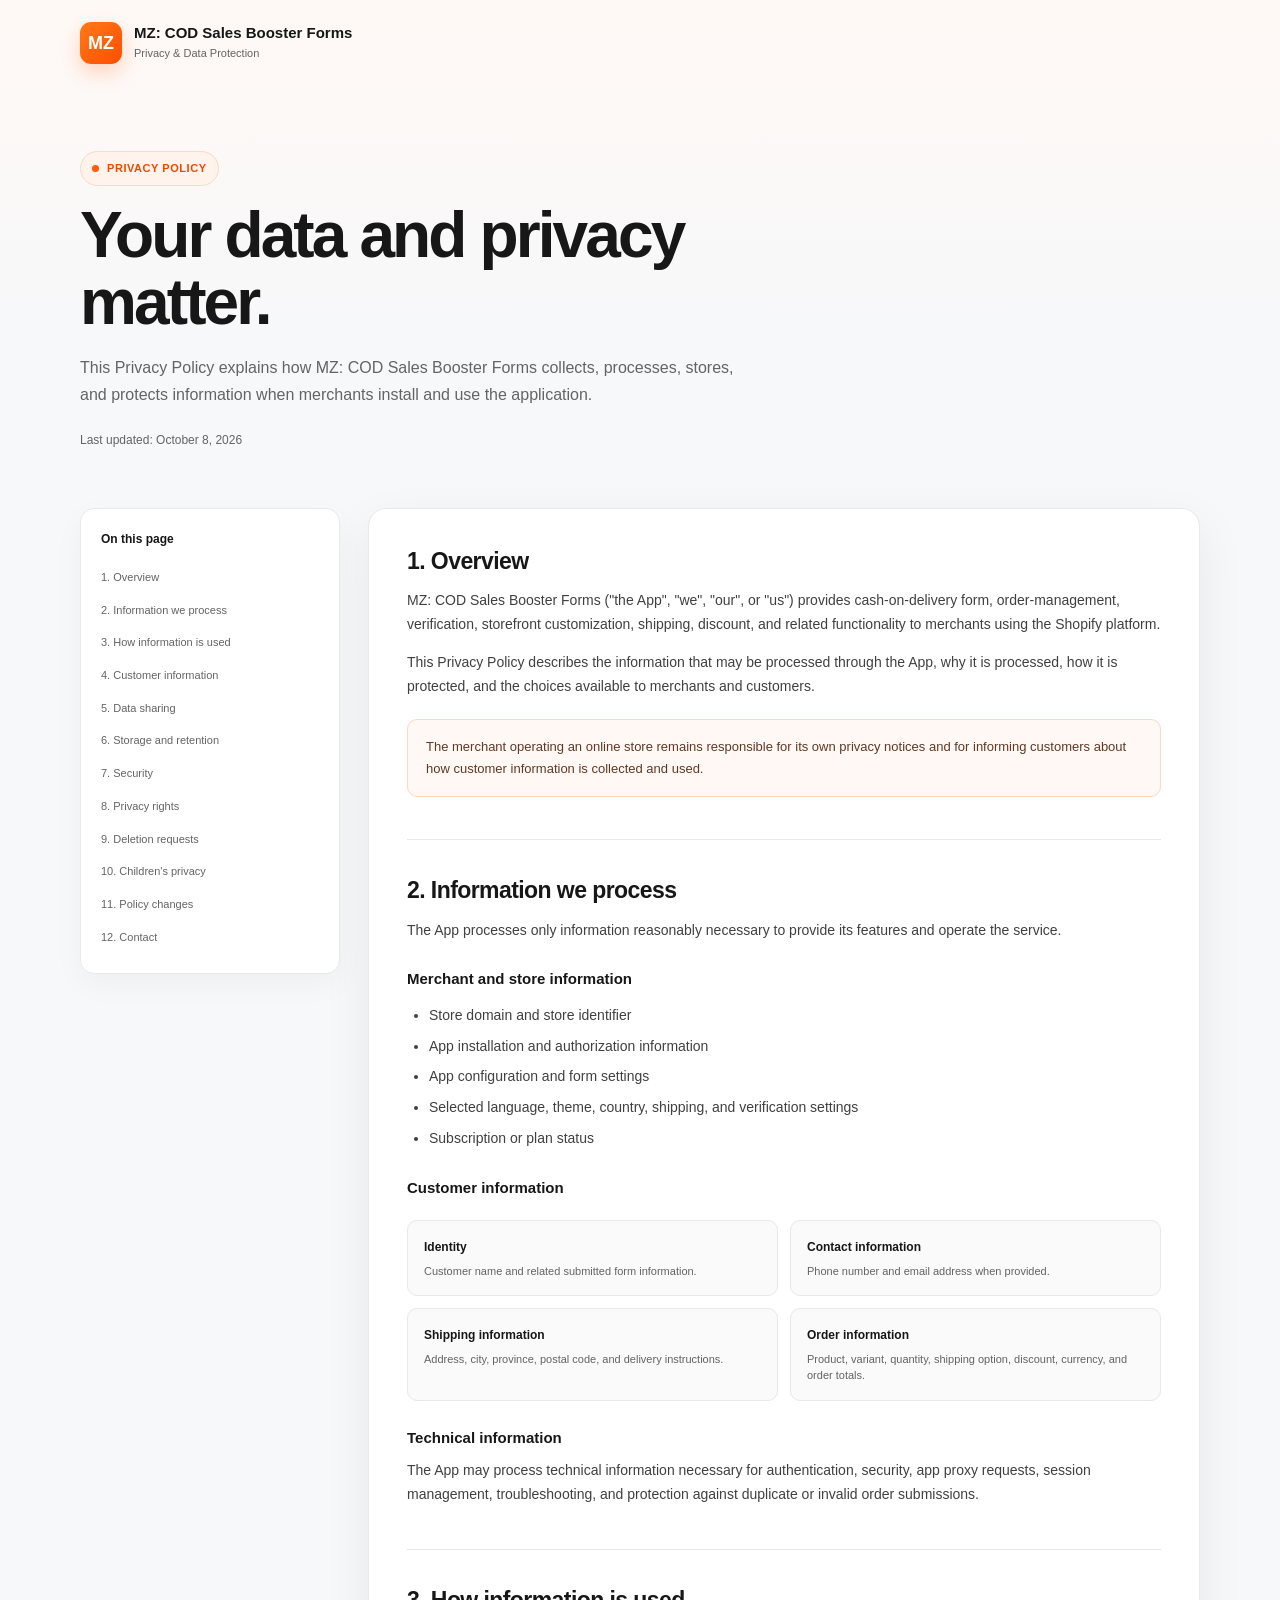
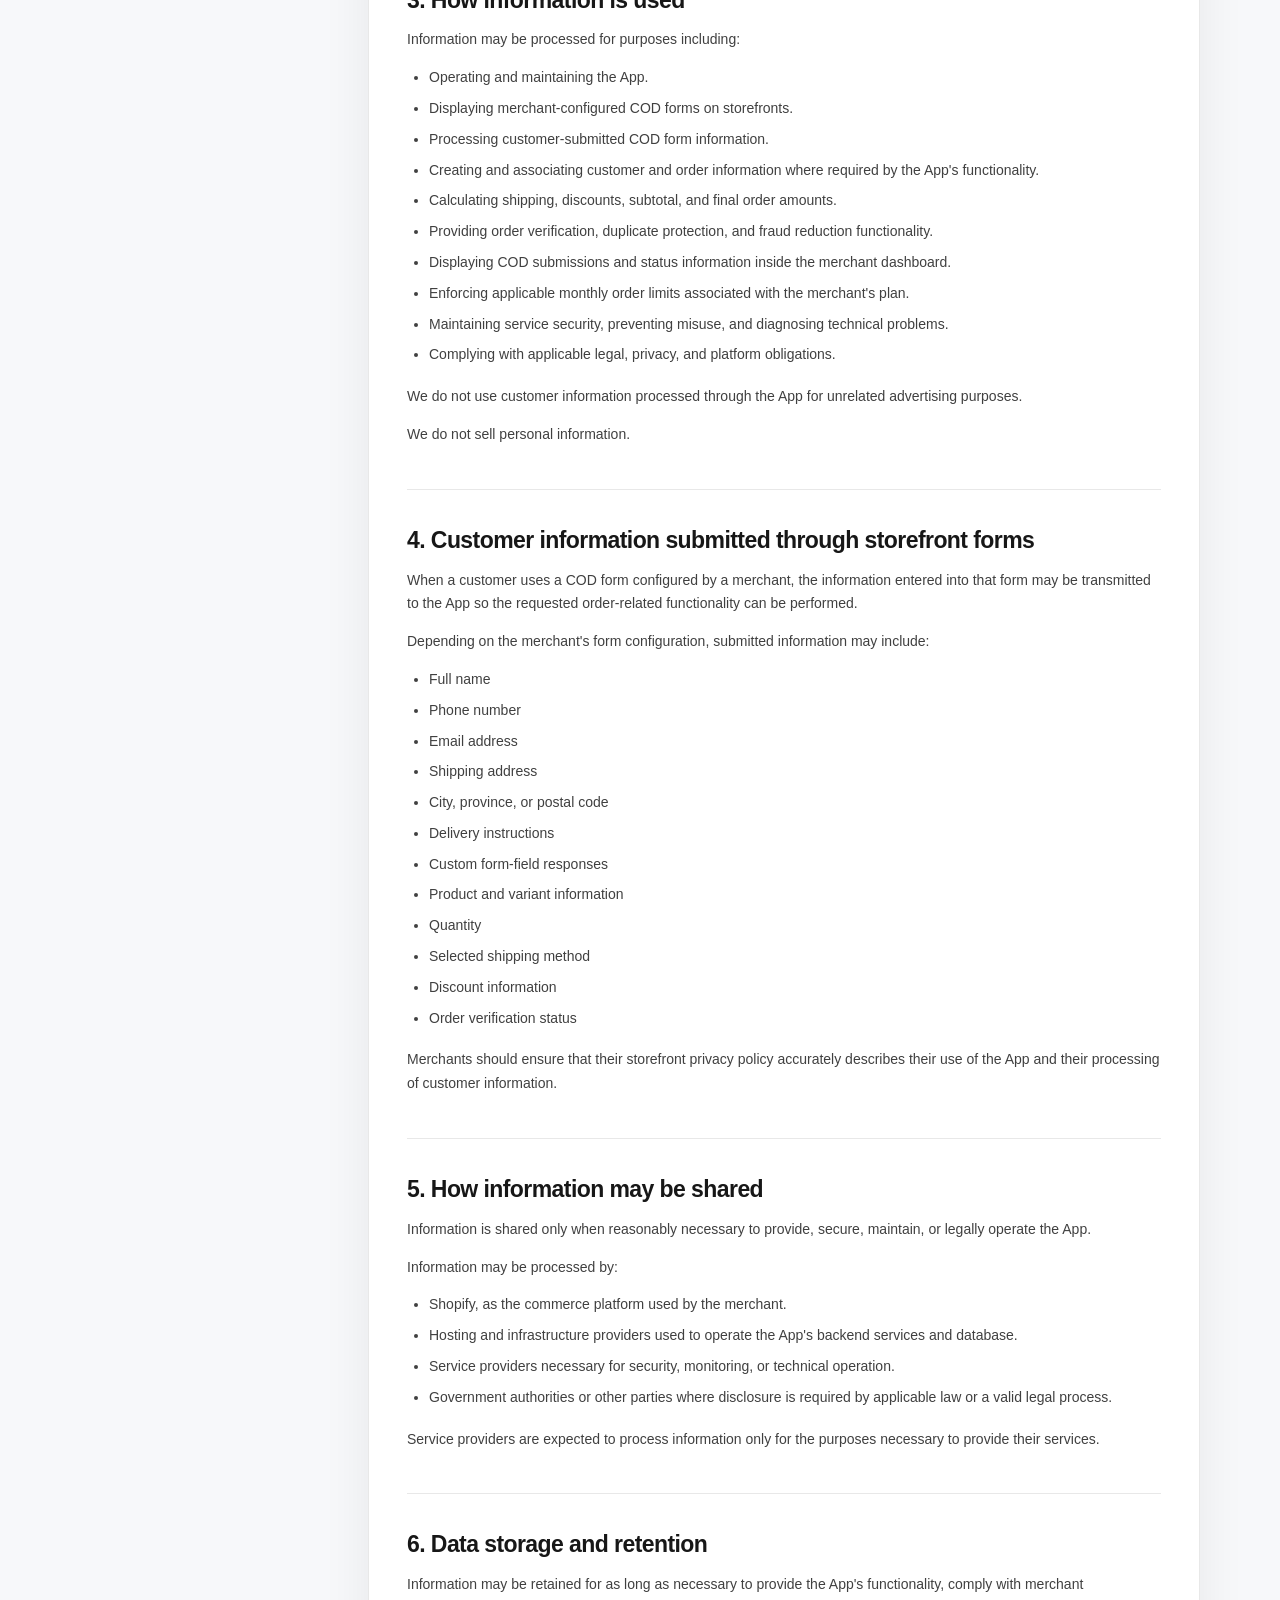
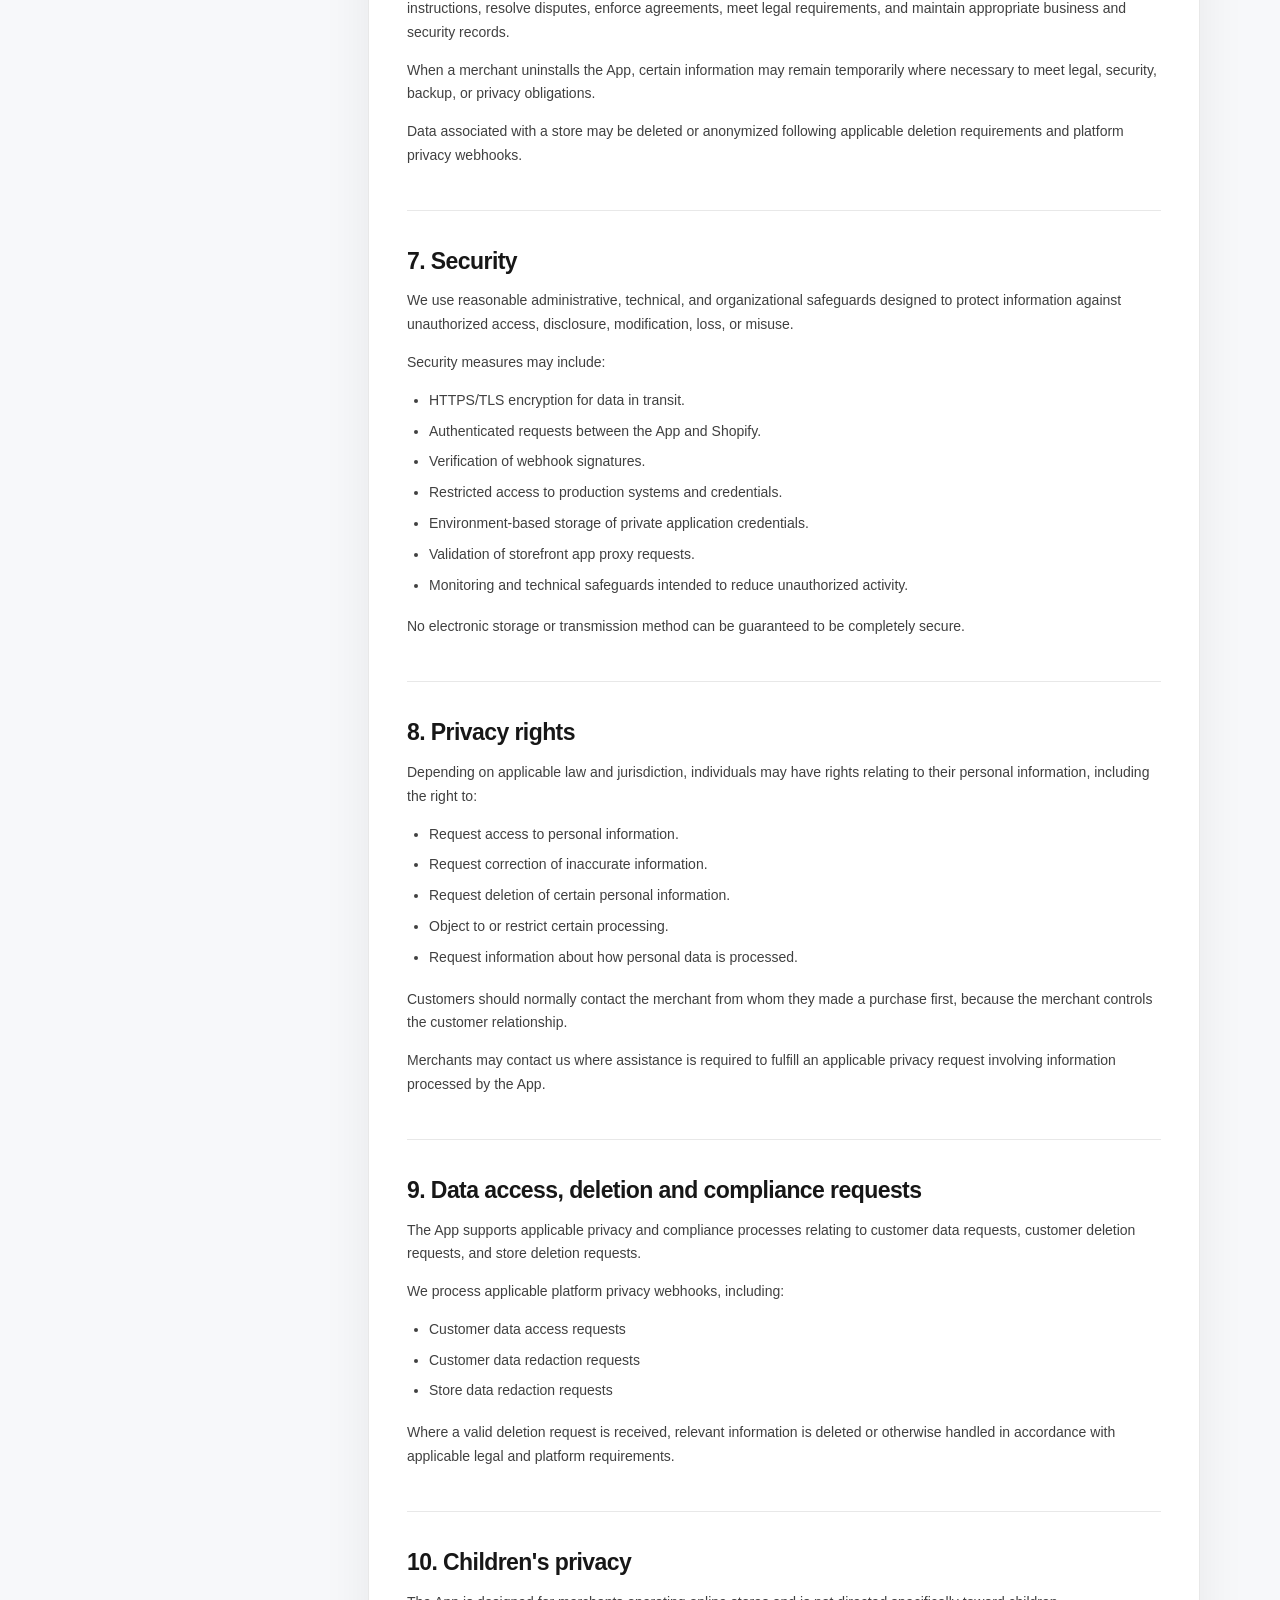
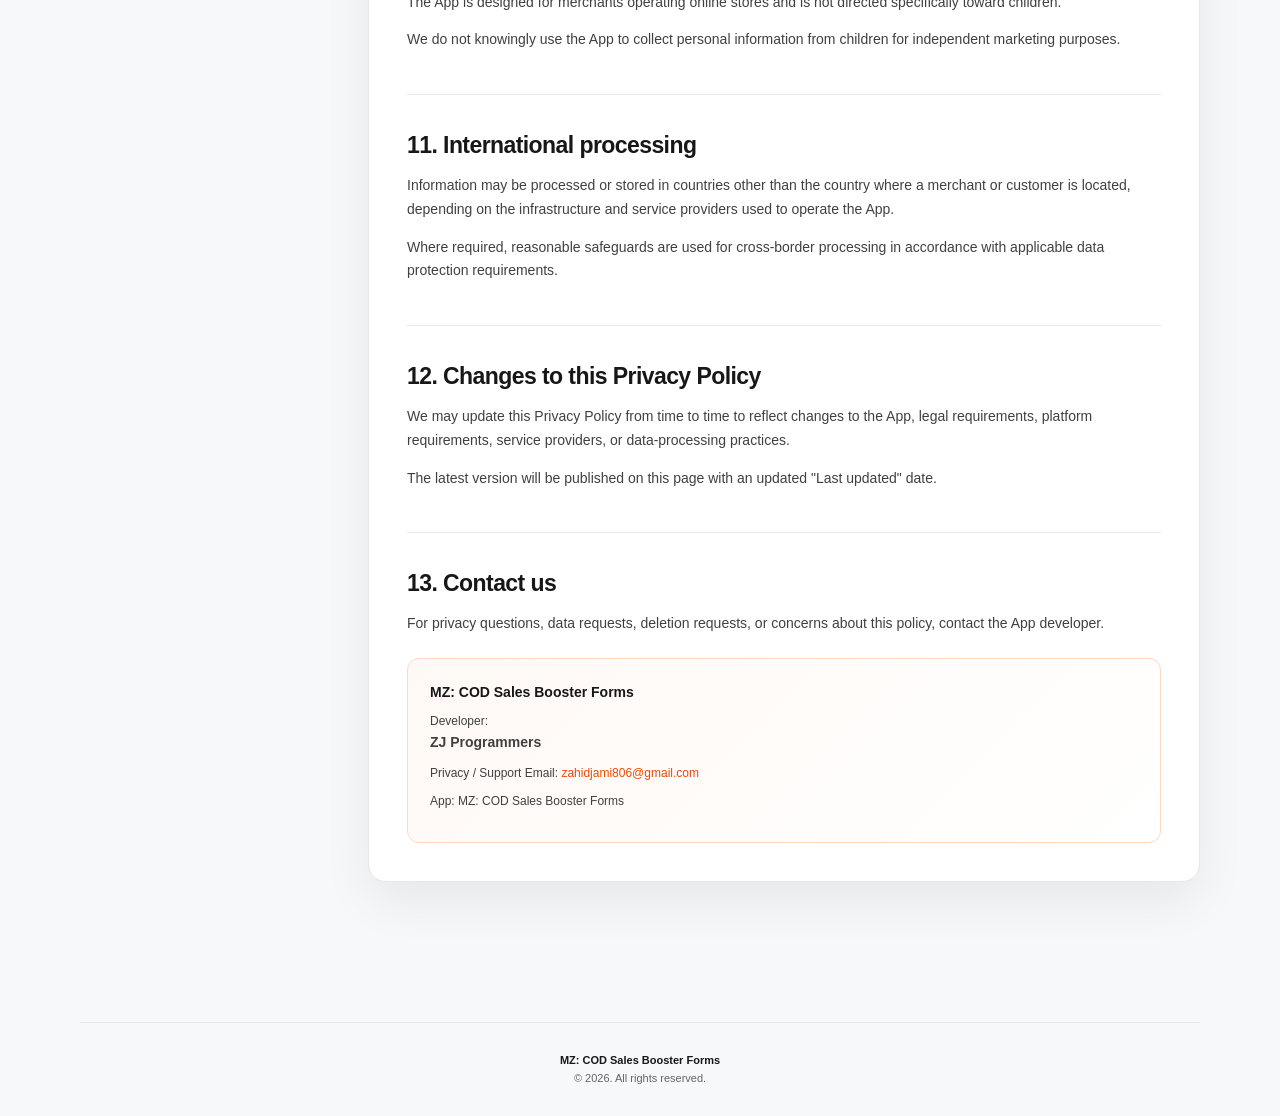
<file: mz-cod-form-privacy-policy.html>
<!DOCTYPE html>
<html lang="en">
<head>
  <meta charset="UTF-8" />

  <meta
    name="viewport"
    content="width=device-width, initial-scale=1.0"
  />

  <meta
    name="description"
    content="Privacy Policy for MZ: COD Sales Booster Forms."
  />

  <meta
    name="robots"
    content="index, follow"
  />

  <title>
    Privacy Policy | MZ: COD Sales Booster Forms
  </title>

  <style>
    :root {
      --primary: #ff5a0a;
      --primary-dark: #e84b00;
      --primary-soft: #fff3ec;

      --text: #171717;
      --text-soft: #646464;

      --border: #e8e8e8;

      --background: #f7f8fa;
      --card: #ffffff;

      --success: #138a5b;

      --shadow:
        0 18px 50px
        rgba(20, 20, 20, 0.07);
    }

    * {
      box-sizing: border-box;
    }

    html {
      scroll-behavior: smooth;
    }

    body {
      margin: 0;

      background:
        linear-gradient(
          180deg,
          #fff9f5 0,
          var(--background) 340px
        );

      color: var(--text);

      font-family:
        Inter,
        -apple-system,
        BlinkMacSystemFont,
        "Segoe UI",
        Roboto,
        Helvetica,
        Arial,
        sans-serif;

      line-height: 1.7;
    }

    a {
      color: var(--primary-dark);
      text-decoration: none;
    }

    a:hover {
      text-decoration: underline;
    }

    .page-shell {
      width: min(
        1120px,
        calc(100% - 32px)
      );

      margin: 0 auto;
    }

    .topbar {
      padding: 22px 0;
    }

    .brand {
      display: flex;
      align-items: center;
      gap: 12px;
    }

    .brand-icon {
      display: grid;
      place-items: center;

      width: 42px;
      height: 42px;

      border-radius: 11px;

      background:
        linear-gradient(
          135deg,
          #ff7a18,
          #ff4d00
        );

      color: #ffffff;

      font-size: 18px;
      font-weight: 900;

      box-shadow:
        0 8px 20px
        rgba(255, 90, 10, 0.24);
    }

    .brand-copy strong {
      display: block;

      font-size: 15px;
      line-height: 1.2;
    }

    .brand-copy span {
      display: block;

      margin-top: 2px;

      color: var(--text-soft);

      font-size: 11px;
    }

    .hero {
      padding:
        65px 0
        55px;
    }

    .hero-inner {
      max-width: 800px;
    }

    .eyebrow {
      display: inline-flex;
      align-items: center;
      gap: 8px;

      margin-bottom: 16px;

      padding:
        7px 11px;

      border: 1px solid
        #ffd8c4;

      border-radius: 999px;

      background:
        var(--primary-soft);

      color:
        var(--primary-dark);

      font-size: 11px;
      font-weight: 800;
      letter-spacing: 0.05em;
      text-transform: uppercase;
    }

    .eyebrow::before {
      width: 7px;
      height: 7px;

      border-radius: 50%;

      background:
        var(--primary);

      content: "";
    }

    h1 {
      max-width: 800px;

      margin:
        0 0
        18px;

      font-size:
        clamp(
          36px,
          6vw,
          64px
        );

      line-height: 1.05;

      letter-spacing:
        -0.045em;
    }

    .hero p {
      max-width: 680px;

      margin: 0;

      color:
        var(--text-soft);

      font-size: 16px;
    }

    .last-updated {
      display: inline-flex;

      margin-top: 22px;

      color:
        var(--text-soft);

      font-size: 12px;
    }

    .layout {
      display: grid;

      grid-template-columns:
        260px
        minmax(0, 1fr);

      gap: 28px;

      padding-bottom: 80px;
    }

    .toc {
      position: sticky;
      top: 20px;

      height: fit-content;

      padding: 20px;

      border:
        1px solid
        var(--border);

      border-radius: 14px;

      background:
        rgba(
          255,
          255,
          255,
          0.9
        );

      box-shadow:
        0 10px 30px
        rgba(
          20,
          20,
          20,
          0.04
        );

      backdrop-filter:
        blur(10px);
    }

    .toc strong {
      display: block;

      margin-bottom: 12px;

      font-size: 12px;
    }

    .toc a {
      display: block;

      padding:
        7px 0;

      color:
        var(--text-soft);

      font-size: 11px;
    }

    .toc a:hover {
      color:
        var(--primary-dark);
    }

    .policy-card {
      overflow: hidden;

      border:
        1px solid
        var(--border);

      border-radius: 18px;

      background:
        var(--card);

      box-shadow:
        var(--shadow);
    }

    .policy-content {
      padding:
        38px;
    }

    section {
      scroll-margin-top: 25px;
    }

    section + section {
      margin-top: 42px;
      padding-top: 36px;

      border-top:
        1px solid
        var(--border);
    }

    h2 {
      margin:
        0 0
        14px;

      font-size: 23px;

      line-height: 1.25;

      letter-spacing:
        -0.025em;
    }

    h3 {
      margin:
        24px 0
        9px;

      font-size: 15px;
    }

    p {
      margin:
        0 0
        14px;

      color:
        #404040;

      font-size: 14px;
    }

    ul {
      margin:
        12px 0
        18px;

      padding-left: 22px;
    }

    li {
      margin:
        7px 0;

      color:
        #404040;

      font-size: 14px;
    }

    .notice {
      margin:
        20px 0;

      padding:
        16px 18px;

      border:
        1px solid
        #ffd7c3;

      border-radius:
        10px;

      background:
        #fff8f4;

      color:
        #5f3926;

      font-size:
        13px;
    }

    .data-grid {
      display: grid;

      grid-template-columns:
        repeat(
          2,
          minmax(0, 1fr)
        );

      gap: 12px;

      margin:
        20px 0;
    }

    .data-item {
      padding:
        16px;

      border:
        1px solid
        var(--border);

      border-radius:
        10px;

      background:
        #fafafa;
    }

    .data-item strong {
      display: block;

      margin-bottom:
        5px;

      font-size:
        12px;
    }

    .data-item span {
      display: block;

      color:
        var(--text-soft);

      font-size:
        11px;

      line-height:
        1.5;
    }

    .contact-card {
      margin-top:
        22px;

      padding:
        22px;

      border:
        1px solid
        #ffd7c3;

      border-radius:
        12px;

      background:
        linear-gradient(
          135deg,
          #fff9f5,
          #fff
        );
    }

    .contact-card strong {
      display: block;

      margin-bottom:
        6px;

      font-size:
        14px;
    }

    .contact-card p {
      margin-bottom:
        8px;

      font-size:
        12px;
    }

    .footer {
      margin-top:
        60px;

      padding:
        28px 0;

      border-top:
        1px solid
        var(--border);

      color:
        var(--text-soft);

      font-size:
        11px;

      text-align:
        center;
    }

    .footer strong {
      color:
        var(--text);
    }

    @media (
      max-width: 850px
    ) {
      .layout {
        grid-template-columns:
          1fr;
      }

      .toc {
        position: static;
      }

      .data-grid {
        grid-template-columns:
          1fr;
      }

      .policy-content {
        padding:
          24px;
      }
    }

    @media (
      max-width: 520px
    ) {
      .page-shell {
        width:
          min(
            100% - 20px,
            1120px
          );
      }

      .hero {
        padding:
          40px 0;
      }

      h1 {
        font-size:
          38px;
      }

      .policy-content {
        padding:
          20px;
      }
    }
  </style>
</head>

<body>

  <!--
    =========================================================
    IMPORTANT:
    Replace these details before publishing:
    =========================================================

    Developer / Company:
    ZJ Programmers

    Support Email:
    support@yourdomain.com

    =========================================================
  -->


  <header class="topbar">
    <div class="page-shell">

      <div class="brand">

        <div class="brand-icon">
          MZ
        </div>

        <div class="brand-copy">
          <strong>
            MZ: COD Sales Booster Forms
          </strong>

          <span>
            Privacy & Data Protection
          </span>
        </div>

      </div>

    </div>
  </header>


  <main>

    <section class="hero">
      <div class="page-shell">

        <div class="hero-inner">

          <span class="eyebrow">
            Privacy Policy
          </span>

          <h1>
            Your data and privacy matter.
          </h1>

          <p>
            This Privacy Policy explains how MZ:
            COD Sales Booster Forms collects,
            processes, stores, and protects
            information when merchants install
            and use the application.
          </p>

          <span class="last-updated">
            Last updated: October 8, 2026
          </span>

        </div>

      </div>
    </section>


    <div class="page-shell">

      <div class="layout">

        <aside class="toc">

          <strong>
            On this page
          </strong>

          <a href="#overview">
            1. Overview
          </a>

          <a href="#information">
            2. Information we process
          </a>

          <a href="#use">
            3. How information is used
          </a>

          <a href="#storefront">
            4. Customer information
          </a>

          <a href="#sharing">
            5. Data sharing
          </a>

          <a href="#storage">
            6. Storage and retention
          </a>

          <a href="#security">
            7. Security
          </a>

          <a href="#rights">
            8. Privacy rights
          </a>

          <a href="#deletion">
            9. Deletion requests
          </a>

          <a href="#children">
            10. Children's privacy
          </a>

          <a href="#changes">
            11. Policy changes
          </a>

          <a href="#contact">
            12. Contact
          </a>

        </aside>


        <article class="policy-card">

          <div class="policy-content">

            <section id="overview">

              <h2>
                1. Overview
              </h2>

              <p>
                MZ: COD Sales Booster Forms
                ("the App", "we", "our", or "us")
                provides cash-on-delivery form,
                order-management, verification,
                storefront customization, shipping,
                discount, and related functionality
                to merchants using the Shopify
                platform.
              </p>

              <p>
                This Privacy Policy describes the
                information that may be processed
                through the App, why it is
                processed, how it is protected, and
                the choices available to merchants
                and customers.
              </p>

              <div class="notice">
                The merchant operating an online
                store remains responsible for its
                own privacy notices and for informing
                customers about how customer
                information is collected and used.
              </div>

            </section>


            <section id="information">

              <h2>
                2. Information we process
              </h2>

              <p>
                The App processes only information
                reasonably necessary to provide its
                features and operate the service.
              </p>

              <h3>
                Merchant and store information
              </h3>

              <ul>
                <li>
                  Store domain and store identifier
                </li>

                <li>
                  App installation and authorization
                  information
                </li>

                <li>
                  App configuration and form settings
                </li>

                <li>
                  Selected language, theme, country,
                  shipping, and verification settings
                </li>

                <li>
                  Subscription or plan status
                </li>
              </ul>


              <h3>
                Customer information
              </h3>

              <div class="data-grid">

                <div class="data-item">
                  <strong>
                    Identity
                  </strong>

                  <span>
                    Customer name and related
                    submitted form information.
                  </span>
                </div>

                <div class="data-item">
                  <strong>
                    Contact information
                  </strong>

                  <span>
                    Phone number and email address
                    when provided.
                  </span>
                </div>

                <div class="data-item">
                  <strong>
                    Shipping information
                  </strong>

                  <span>
                    Address, city, province, postal
                    code, and delivery instructions.
                  </span>
                </div>

                <div class="data-item">
                  <strong>
                    Order information
                  </strong>

                  <span>
                    Product, variant, quantity,
                    shipping option, discount,
                    currency, and order totals.
                  </span>
                </div>

              </div>


              <h3>
                Technical information
              </h3>

              <p>
                The App may process technical
                information necessary for
                authentication, security, app proxy
                requests, session management,
                troubleshooting, and protection
                against duplicate or invalid order
                submissions.
              </p>

            </section>


            <section id="use">

              <h2>
                3. How information is used
              </h2>

              <p>
                Information may be processed for
                purposes including:
              </p>

              <ul>
                <li>
                  Operating and maintaining the App.
                </li>

                <li>
                  Displaying merchant-configured COD
                  forms on storefronts.
                </li>

                <li>
                  Processing customer-submitted COD
                  form information.
                </li>

                <li>
                  Creating and associating customer
                  and order information where
                  required by the App's functionality.
                </li>

                <li>
                  Calculating shipping, discounts,
                  subtotal, and final order amounts.
                </li>

                <li>
                  Providing order verification,
                  duplicate protection, and fraud
                  reduction functionality.
                </li>

                <li>
                  Displaying COD submissions and
                  status information inside the
                  merchant dashboard.
                </li>

                <li>
                  Enforcing applicable monthly order
                  limits associated with the
                  merchant's plan.
                </li>

                <li>
                  Maintaining service security,
                  preventing misuse, and diagnosing
                  technical problems.
                </li>

                <li>
                  Complying with applicable legal,
                  privacy, and platform obligations.
                </li>
              </ul>

              <p>
                We do not use customer information
                processed through the App for
                unrelated advertising purposes.
              </p>

              <p>
                We do not sell personal information.
              </p>

            </section>


            <section id="storefront">

              <h2>
                4. Customer information submitted
                through storefront forms
              </h2>

              <p>
                When a customer uses a COD form
                configured by a merchant, the
                information entered into that form
                may be transmitted to the App so the
                requested order-related functionality
                can be performed.
              </p>

              <p>
                Depending on the merchant's form
                configuration, submitted information
                may include:
              </p>

              <ul>
                <li>
                  Full name
                </li>

                <li>
                  Phone number
                </li>

                <li>
                  Email address
                </li>

                <li>
                  Shipping address
                </li>

                <li>
                  City, province, or postal code
                </li>

                <li>
                  Delivery instructions
                </li>

                <li>
                  Custom form-field responses
                </li>

                <li>
                  Product and variant information
                </li>

                <li>
                  Quantity
                </li>

                <li>
                  Selected shipping method
                </li>

                <li>
                  Discount information
                </li>

                <li>
                  Order verification status
                </li>
              </ul>

              <p>
                Merchants should ensure that their
                storefront privacy policy accurately
                describes their use of the App and
                their processing of customer
                information.
              </p>

            </section>


            <section id="sharing">

              <h2>
                5. How information may be shared
              </h2>

              <p>
                Information is shared only when
                reasonably necessary to provide,
                secure, maintain, or legally operate
                the App.
              </p>

              <p>
                Information may be processed by:
              </p>

              <ul>
                <li>
                  Shopify, as the commerce platform
                  used by the merchant.
                </li>

                <li>
                  Hosting and infrastructure
                  providers used to operate the
                  App's backend services and
                  database.
                </li>

                <li>
                  Service providers necessary for
                  security, monitoring, or technical
                  operation.
                </li>

                <li>
                  Government authorities or other
                  parties where disclosure is
                  required by applicable law or a
                  valid legal process.
                </li>
              </ul>

              <p>
                Service providers are expected to
                process information only for the
                purposes necessary to provide their
                services.
              </p>

            </section>


            <section id="storage">

              <h2>
                6. Data storage and retention
              </h2>

              <p>
                Information may be retained for as
                long as necessary to provide the
                App's functionality, comply with
                merchant instructions, resolve
                disputes, enforce agreements, meet
                legal requirements, and maintain
                appropriate business and security
                records.
              </p>

              <p>
                When a merchant uninstalls the App,
                certain information may remain
                temporarily where necessary to meet
                legal, security, backup, or privacy
                obligations.
              </p>

              <p>
                Data associated with a store may be
                deleted or anonymized following
                applicable deletion requirements and
                platform privacy webhooks.
              </p>

            </section>


            <section id="security">

              <h2>
                7. Security
              </h2>

              <p>
                We use reasonable administrative,
                technical, and organizational
                safeguards designed to protect
                information against unauthorized
                access, disclosure, modification,
                loss, or misuse.
              </p>

              <p>
                Security measures may include:
              </p>

              <ul>
                <li>
                  HTTPS/TLS encryption for data in
                  transit.
                </li>

                <li>
                  Authenticated requests between the
                  App and Shopify.
                </li>

                <li>
                  Verification of webhook
                  signatures.
                </li>

                <li>
                  Restricted access to production
                  systems and credentials.
                </li>

                <li>
                  Environment-based storage of
                  private application credentials.
                </li>

                <li>
                  Validation of storefront app proxy
                  requests.
                </li>

                <li>
                  Monitoring and technical safeguards
                  intended to reduce unauthorized
                  activity.
                </li>
              </ul>

              <p>
                No electronic storage or transmission
                method can be guaranteed to be
                completely secure.
              </p>

            </section>


            <section id="rights">

              <h2>
                8. Privacy rights
              </h2>

              <p>
                Depending on applicable law and
                jurisdiction, individuals may have
                rights relating to their personal
                information, including the right to:
              </p>

              <ul>
                <li>
                  Request access to personal
                  information.
                </li>

                <li>
                  Request correction of inaccurate
                  information.
                </li>

                <li>
                  Request deletion of certain
                  personal information.
                </li>

                <li>
                  Object to or restrict certain
                  processing.
                </li>

                <li>
                  Request information about how
                  personal data is processed.
                </li>
              </ul>

              <p>
                Customers should normally contact the
                merchant from whom they made a
                purchase first, because the merchant
                controls the customer relationship.
              </p>

              <p>
                Merchants may contact us where
                assistance is required to fulfill an
                applicable privacy request involving
                information processed by the App.
              </p>

            </section>


            <section id="deletion">

              <h2>
                9. Data access, deletion and
                compliance requests
              </h2>

              <p>
                The App supports applicable privacy
                and compliance processes relating to
                customer data requests, customer
                deletion requests, and store
                deletion requests.
              </p>

              <p>
                We process applicable platform
                privacy webhooks, including:
              </p>

              <ul>
                <li>
                  Customer data access requests
                </li>

                <li>
                  Customer data redaction requests
                </li>

                <li>
                  Store data redaction requests
                </li>
              </ul>

              <p>
                Where a valid deletion request is
                received, relevant information is
                deleted or otherwise handled in
                accordance with applicable legal and
                platform requirements.
              </p>

            </section>


            <section id="children">

              <h2>
                10. Children's privacy
              </h2>

              <p>
                The App is designed for merchants
                operating online stores and is not
                directed specifically toward
                children.
              </p>

              <p>
                We do not knowingly use the App to
                collect personal information from
                children for independent marketing
                purposes.
              </p>

            </section>


            <section id="international">

              <h2>
                11. International processing
              </h2>

              <p>
                Information may be processed or
                stored in countries other than the
                country where a merchant or customer
                is located, depending on the
                infrastructure and service providers
                used to operate the App.
              </p>

              <p>
                Where required, reasonable safeguards
                are used for cross-border processing
                in accordance with applicable data
                protection requirements.
              </p>

            </section>


            <section id="changes">

              <h2>
                12. Changes to this Privacy Policy
              </h2>

              <p>
                We may update this Privacy Policy
                from time to time to reflect changes
                to the App, legal requirements,
                platform requirements, service
                providers, or data-processing
                practices.
              </p>

              <p>
                The latest version will be published
                on this page with an updated
                "Last updated" date.
              </p>

            </section>


            <section id="contact">

              <h2>
                13. Contact us
              </h2>

              <p>
                For privacy questions, data requests,
                deletion requests, or concerns about
                this policy, contact the App
                developer.
              </p>

              <div class="contact-card">

                <strong>
                  MZ: COD Sales Booster Forms
                </strong>

                <p>
                  Developer:
                  <strong>
                    ZJ Programmers
                  </strong>
                </p>

                <p>
                  Privacy / Support Email:
                  <a
                    href="zahidjami806@gmail.com"
                  >
                 zahidjami806@gmail.com
                  </a>
                </p>

                <p>
                  App:
                  MZ: COD Sales Booster Forms
                </p>

              </div>

            </section>

          </div>

        </article>

      </div>


      <footer class="footer">

        <strong>
          MZ: COD Sales Booster Forms
        </strong>

        <br />

        © 2026. All rights reserved.

      </footer>

    </div>

  </main>

</body>
</html>
</file>
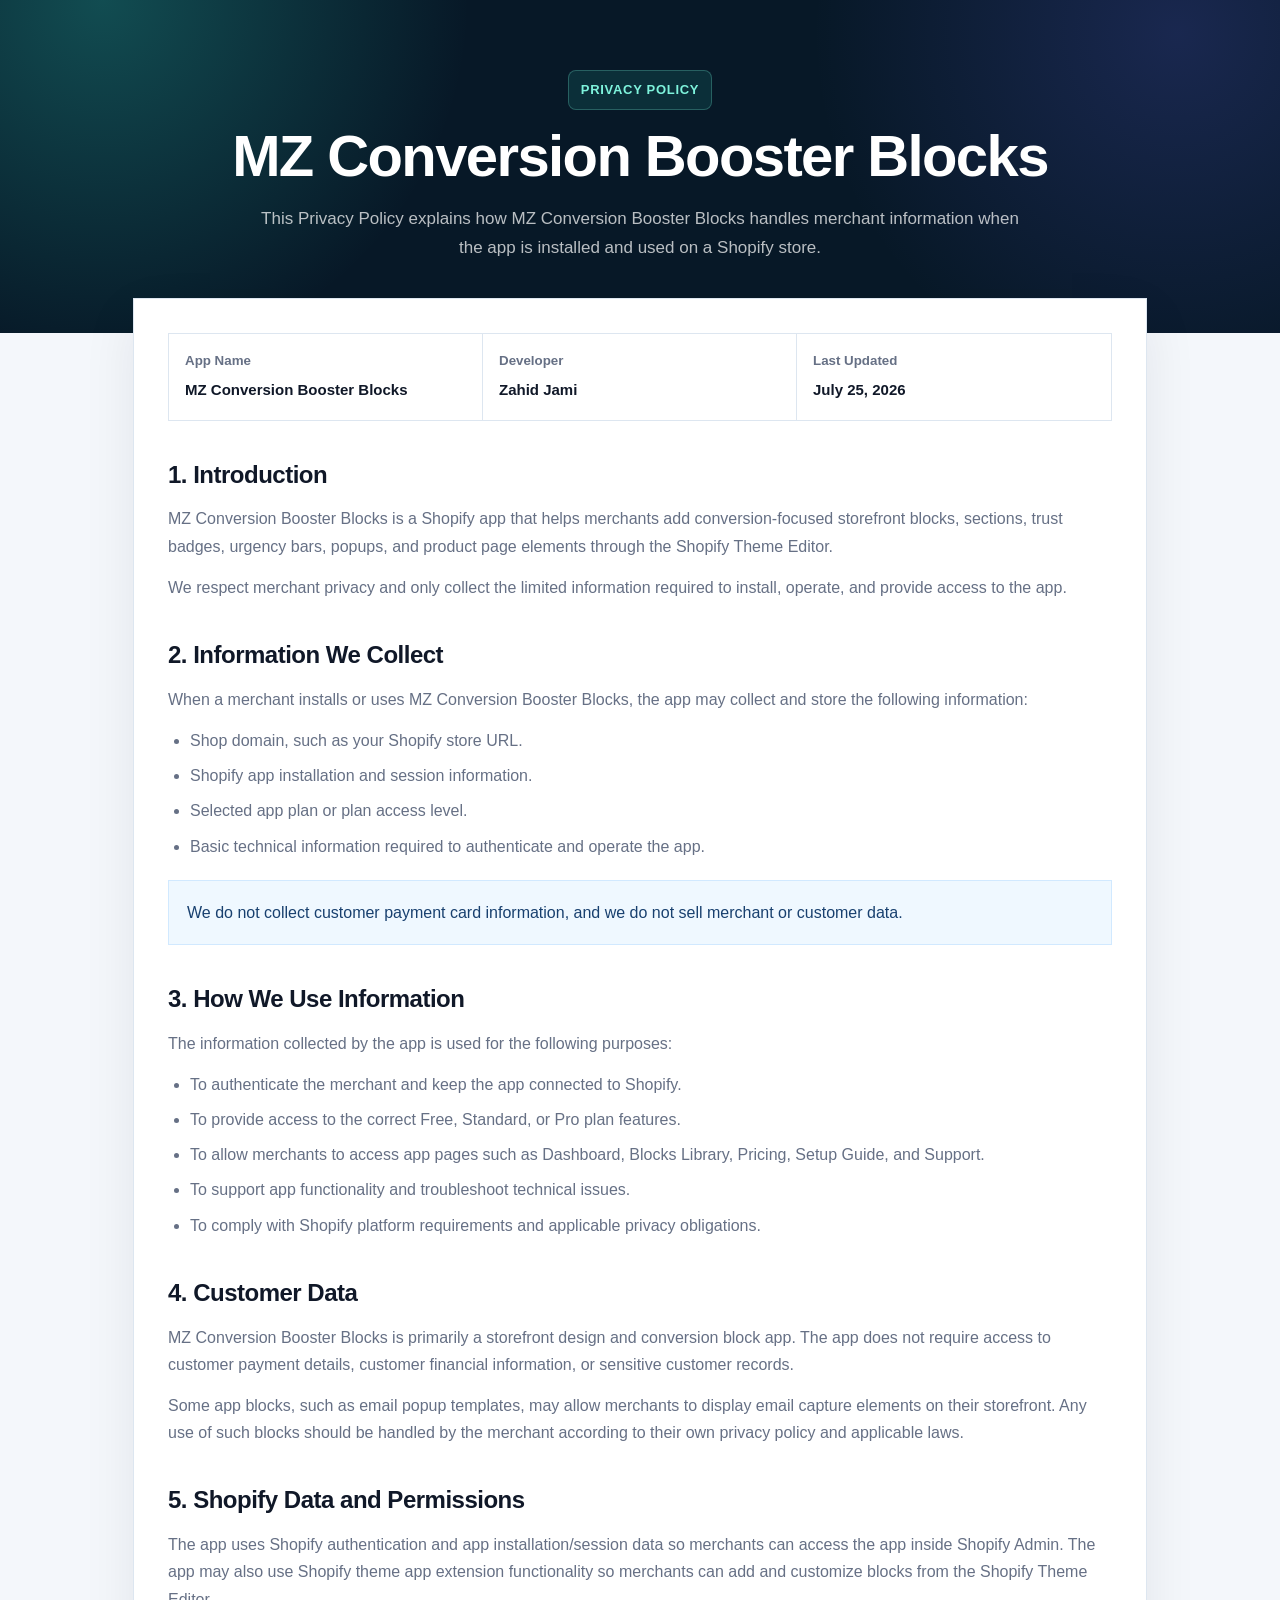
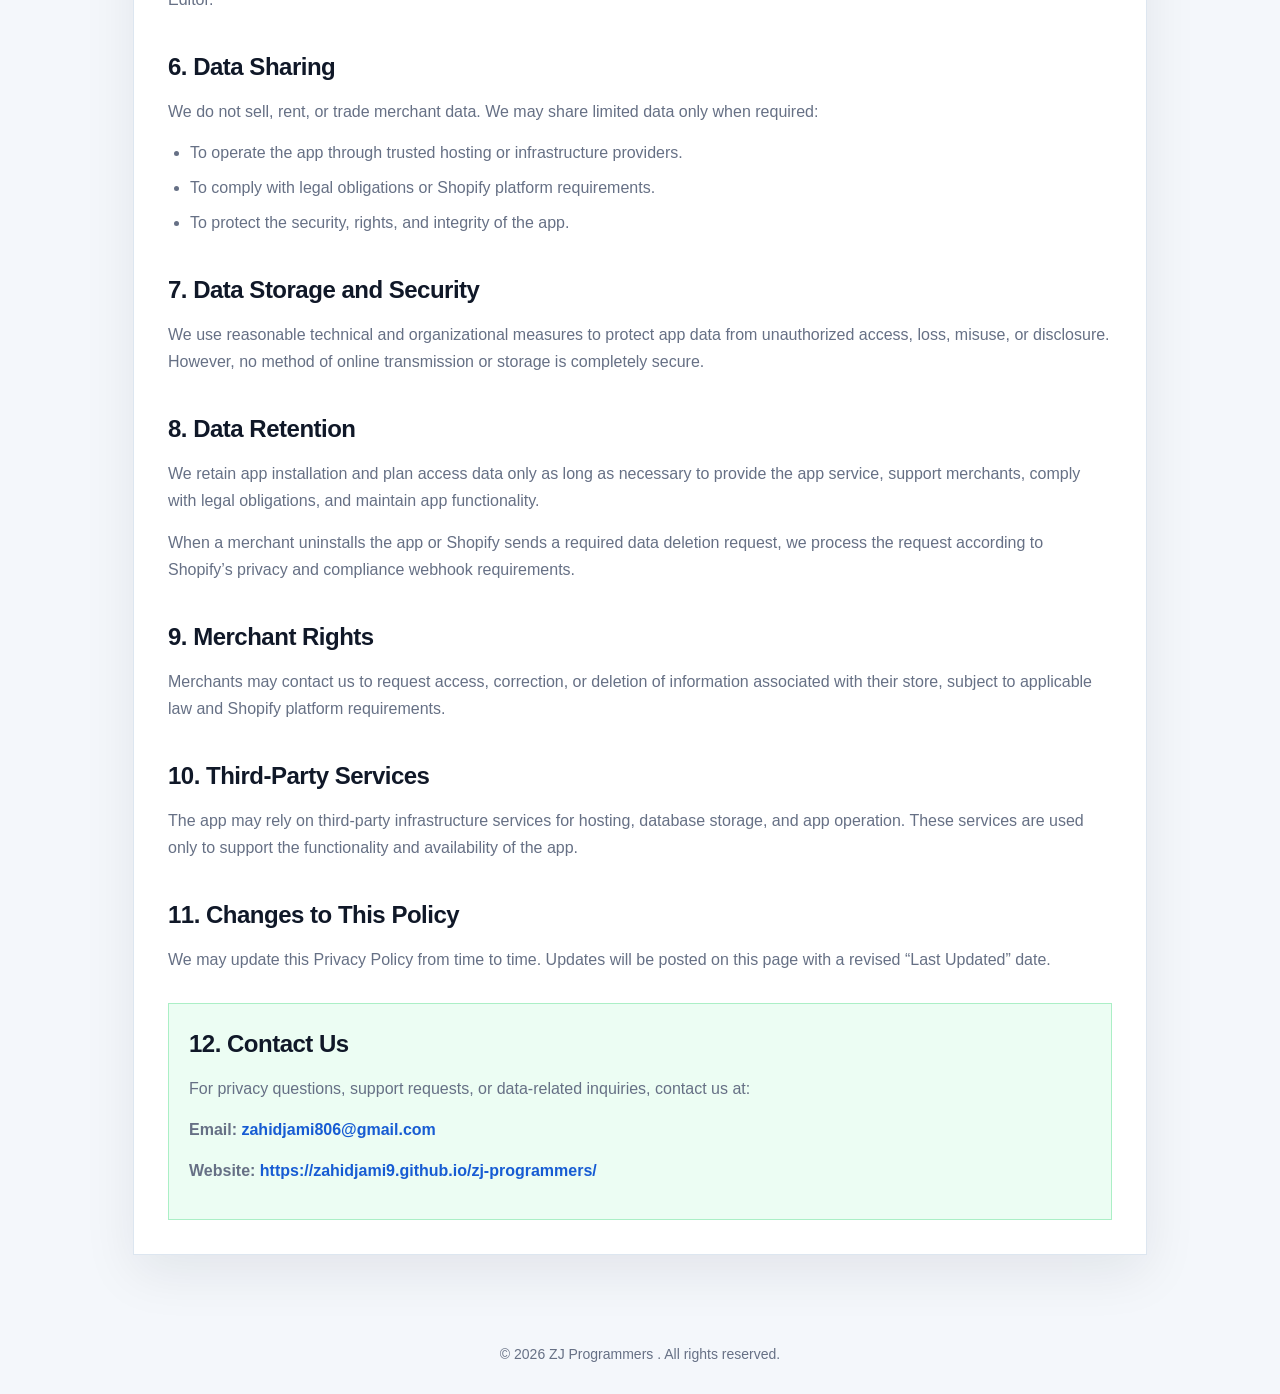
<file: privacy-policy.html>
<!DOCTYPE html>
<html lang="en">
<head>
  <meta charset="UTF-8" />
  <meta name="viewport" content="width=device-width, initial-scale=1.0" />
  <title>Privacy Policy | MZ Conversion Booster Blocks</title>

  <style>
    :root {
      --bg: #f4f7fb;
      --dark: #071827;
      --card: #ffffff;
      --text: #101828;
      --muted: #667085;
      --border: #dde6f0;
      --accent: #2dd4bf;
      --blue: #175cd3;
    }

    * {
      box-sizing: border-box;
    }

    body {
      margin: 0;
      font-family: Inter, Arial, Helvetica, sans-serif;
      background: var(--bg);
      color: var(--text);
      line-height: 1.7;
    }

    .hero {
      background:
        radial-gradient(circle at 8% 0%, rgba(45, 212, 191, 0.28), transparent 30%),
        radial-gradient(circle at 92% 10%, rgba(99, 102, 241, 0.2), transparent 30%),
        var(--dark);
      color: #ffffff;
      padding: 70px 20px;
      text-align: center;
    }

    .hero span {
      display: inline-block;
      padding: 8px 12px;
      border: 1px solid rgba(126, 243, 220, 0.25);
      background: rgba(45, 212, 191, 0.12);
      color: #7ef3dc;
      border-radius: 8px;
      font-size: 13px;
      font-weight: 800;
      letter-spacing: 0.7px;
      text-transform: uppercase;
      margin-bottom: 16px;
    }

    .hero h1 {
      margin: 0;
      font-size: clamp(34px, 6vw, 58px);
      line-height: 1.05;
      letter-spacing: -1.6px;
    }

    .hero p {
      max-width: 760px;
      margin: 18px auto 0;
      color: rgba(255, 255, 255, 0.72);
      font-size: 17px;
    }

    .container {
      max-width: 1050px;
      margin: -35px auto 60px;
      padding: 0 18px;
    }

    .policy-card {
      background: var(--card);
      border: 1px solid var(--border);
      box-shadow: 0 18px 50px rgba(16, 24, 40, 0.08);
      padding: 34px;
    }

    .meta {
      display: grid;
      grid-template-columns: repeat(3, 1fr);
      border: 1px solid var(--border);
      margin-bottom: 28px;
    }

    .meta div {
      padding: 16px;
      border-right: 1px solid var(--border);
    }

    .meta div:last-child {
      border-right: 0;
    }

    .meta small {
      display: block;
      color: var(--muted);
      font-weight: 700;
      margin-bottom: 4px;
    }

    .meta strong {
      color: var(--text);
      font-size: 15px;
    }

    h2 {
      margin: 34px 0 10px;
      font-size: 24px;
      letter-spacing: -0.5px;
      color: var(--text);
    }

    p {
      color: var(--muted);
      margin: 0 0 14px;
    }

    ul {
      margin: 10px 0 18px;
      padding-left: 22px;
      color: var(--muted);
    }

    li {
      margin-bottom: 8px;
    }

    a {
      color: var(--blue);
      font-weight: 700;
      text-decoration: none;
    }

    a:hover {
      text-decoration: underline;
    }

    .highlight {
      background: #eff8ff;
      border: 1px solid #d1e9ff;
      padding: 18px;
      margin: 20px 0;
      color: #18406f;
    }

    .contact-box {
      margin-top: 30px;
      background: #ecfdf3;
      border: 1px solid #abefc6;
      padding: 20px;
    }

    .contact-box h2 {
      margin-top: 0;
    }

    footer {
      text-align: center;
      padding: 28px 18px;
      color: var(--muted);
      font-size: 14px;
    }

    @media (max-width: 760px) {
      .hero {
        padding: 55px 18px;
      }

      .container {
        margin-top: -25px;
      }

      .policy-card {
        padding: 22px;
      }

      .meta {
        grid-template-columns: 1fr;
      }

      .meta div {
        border-right: 0;
        border-bottom: 1px solid var(--border);
      }

      .meta div:last-child {
        border-bottom: 0;
      }
    }
  </style>
</head>

<body>
  <header class="hero">
    <span>Privacy Policy</span>
    <h1>MZ Conversion Booster Blocks</h1>
    <p>
      This Privacy Policy explains how MZ Conversion Booster Blocks handles
      merchant information when the app is installed and used on a Shopify store.
    </p>
  </header>

  <main class="container">
    <section class="policy-card">
      <div class="meta">
        <div>
          <small>App Name</small>
          <strong>MZ Conversion Booster Blocks</strong>
        </div>

        <div>
          <small>Developer</small>
          <strong>Zahid Jami</strong>
        </div>

        <div>
          <small>Last Updated</small>
          <strong>July 25, 2026</strong>
        </div>
      </div>

      <h2>1. Introduction</h2>
      <p>
        MZ Conversion Booster Blocks is a Shopify app that helps merchants add
        conversion-focused storefront blocks, sections, trust badges, urgency
        bars, popups, and product page elements through the Shopify Theme Editor.
      </p>
      <p>
        We respect merchant privacy and only collect the limited information
        required to install, operate, and provide access to the app.
      </p>

      <h2>2. Information We Collect</h2>
      <p>
        When a merchant installs or uses MZ Conversion Booster Blocks, the app may
        collect and store the following information:
      </p>

      <ul>
        <li>Shop domain, such as your Shopify store URL.</li>
        <li>Shopify app installation and session information.</li>
        <li>Selected app plan or plan access level.</li>
        <li>Basic technical information required to authenticate and operate the app.</li>
      </ul>

      <div class="highlight">
        We do not collect customer payment card information, and we do not sell
        merchant or customer data.
      </div>

      <h2>3. How We Use Information</h2>
      <p>
        The information collected by the app is used for the following purposes:
      </p>

      <ul>
        <li>To authenticate the merchant and keep the app connected to Shopify.</li>
        <li>To provide access to the correct Free, Standard, or Pro plan features.</li>
        <li>To allow merchants to access app pages such as Dashboard, Blocks Library, Pricing, Setup Guide, and Support.</li>
        <li>To support app functionality and troubleshoot technical issues.</li>
        <li>To comply with Shopify platform requirements and applicable privacy obligations.</li>
      </ul>

      <h2>4. Customer Data</h2>
      <p>
        MZ Conversion Booster Blocks is primarily a storefront design and
        conversion block app. The app does not require access to customer payment
        details, customer financial information, or sensitive customer records.
      </p>
      <p>
        Some app blocks, such as email popup templates, may allow merchants to
        display email capture elements on their storefront. Any use of such blocks
        should be handled by the merchant according to their own privacy policy
        and applicable laws.
      </p>

      <h2>5. Shopify Data and Permissions</h2>
      <p>
        The app uses Shopify authentication and app installation/session data so
        merchants can access the app inside Shopify Admin. The app may also use
        Shopify theme app extension functionality so merchants can add and
        customize blocks from the Shopify Theme Editor.
      </p>

      <h2>6. Data Sharing</h2>
      <p>
        We do not sell, rent, or trade merchant data. We may share limited data
        only when required:
      </p>

      <ul>
        <li>To operate the app through trusted hosting or infrastructure providers.</li>
        <li>To comply with legal obligations or Shopify platform requirements.</li>
        <li>To protect the security, rights, and integrity of the app.</li>
      </ul>

      <h2>7. Data Storage and Security</h2>
      <p>
        We use reasonable technical and organizational measures to protect app
        data from unauthorized access, loss, misuse, or disclosure. However, no
        method of online transmission or storage is completely secure.
      </p>

      <h2>8. Data Retention</h2>
      <p>
        We retain app installation and plan access data only as long as necessary
        to provide the app service, support merchants, comply with legal
        obligations, and maintain app functionality.
      </p>
      <p>
        When a merchant uninstalls the app or Shopify sends a required data
        deletion request, we process the request according to Shopify’s privacy
        and compliance webhook requirements.
      </p>

      <h2>9. Merchant Rights</h2>
      <p>
        Merchants may contact us to request access, correction, or deletion of
        information associated with their store, subject to applicable law and
        Shopify platform requirements.
      </p>

      <h2>10. Third-Party Services</h2>
      <p>
        The app may rely on third-party infrastructure services for hosting,
        database storage, and app operation. These services are used only to
        support the functionality and availability of the app.
      </p>

      <h2>11. Changes to This Policy</h2>
      <p>
        We may update this Privacy Policy from time to time. Updates will be
        posted on this page with a revised “Last Updated” date.
      </p>

      <div class="contact-box">
        <h2>12. Contact Us</h2>
        <p>
          For privacy questions, support requests, or data-related inquiries,
          contact us at:
        </p>

        <p>
          <strong>Email:</strong>
          <a href="mailto:zahidjami806@gmail.com">zahidjami806@gmail.com</a>
        </p>

        <p>
          <strong>Website:</strong>
          <a href="https://zahidjami9.github.io/zj-programmers/" target="_blank">
            https://zahidjami9.github.io/zj-programmers/
          </a>
        </p>
      </div>
    </section>
  </main>

  <footer>
    © 2026 ZJ Programmers . All rights reserved.
  </footer>
</body>
</html>
</file>
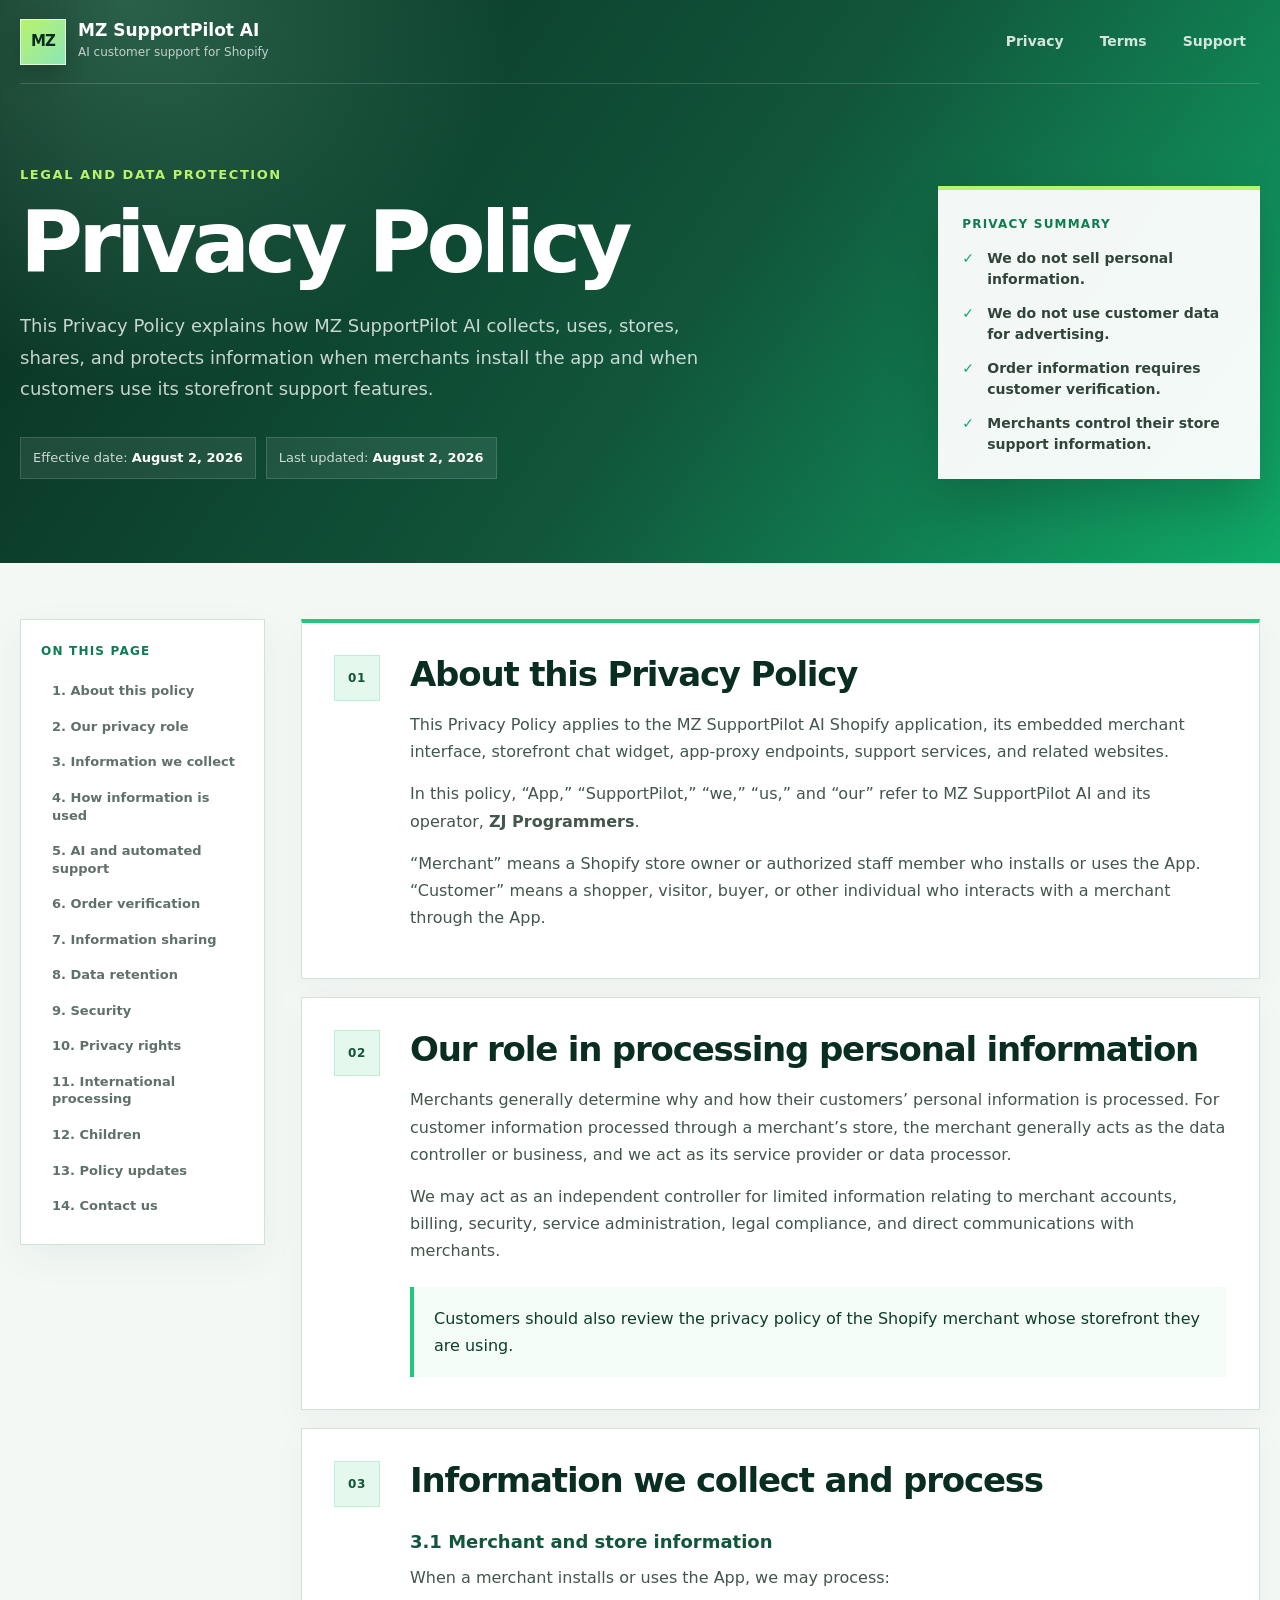
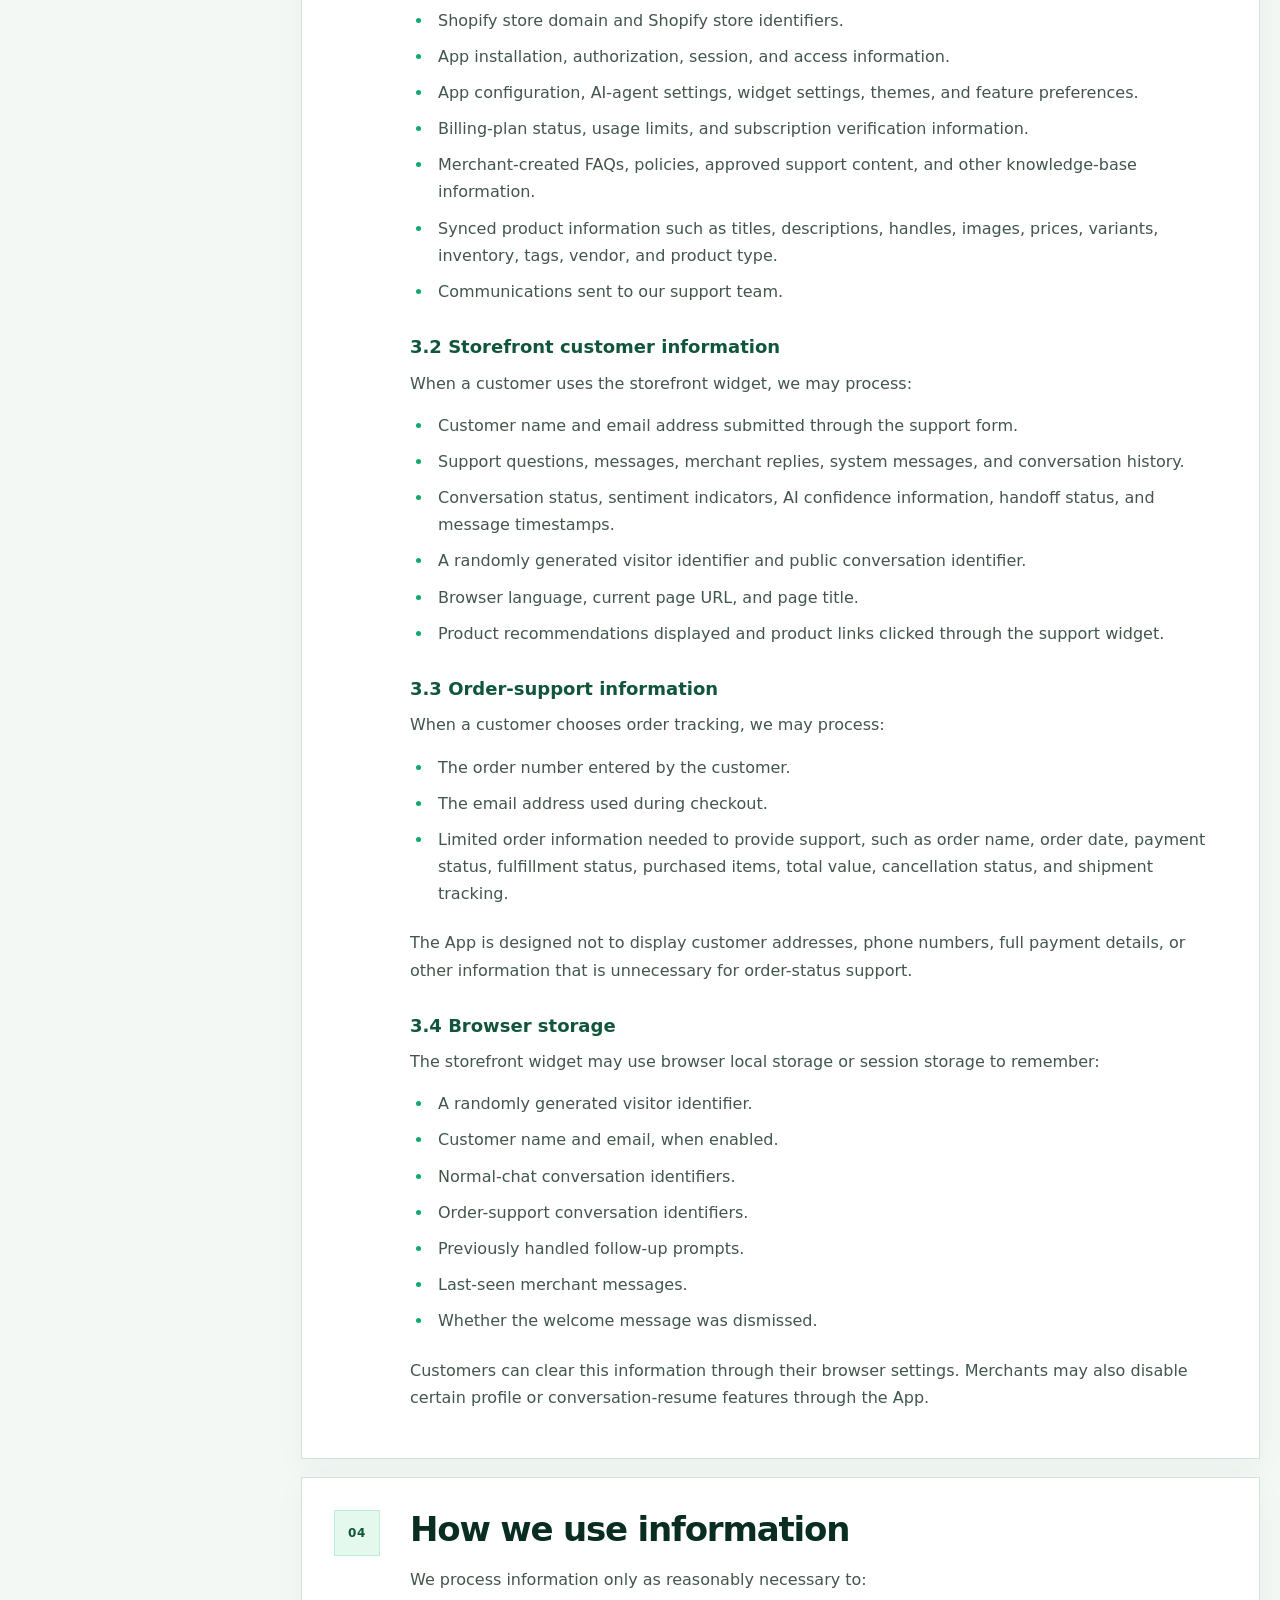
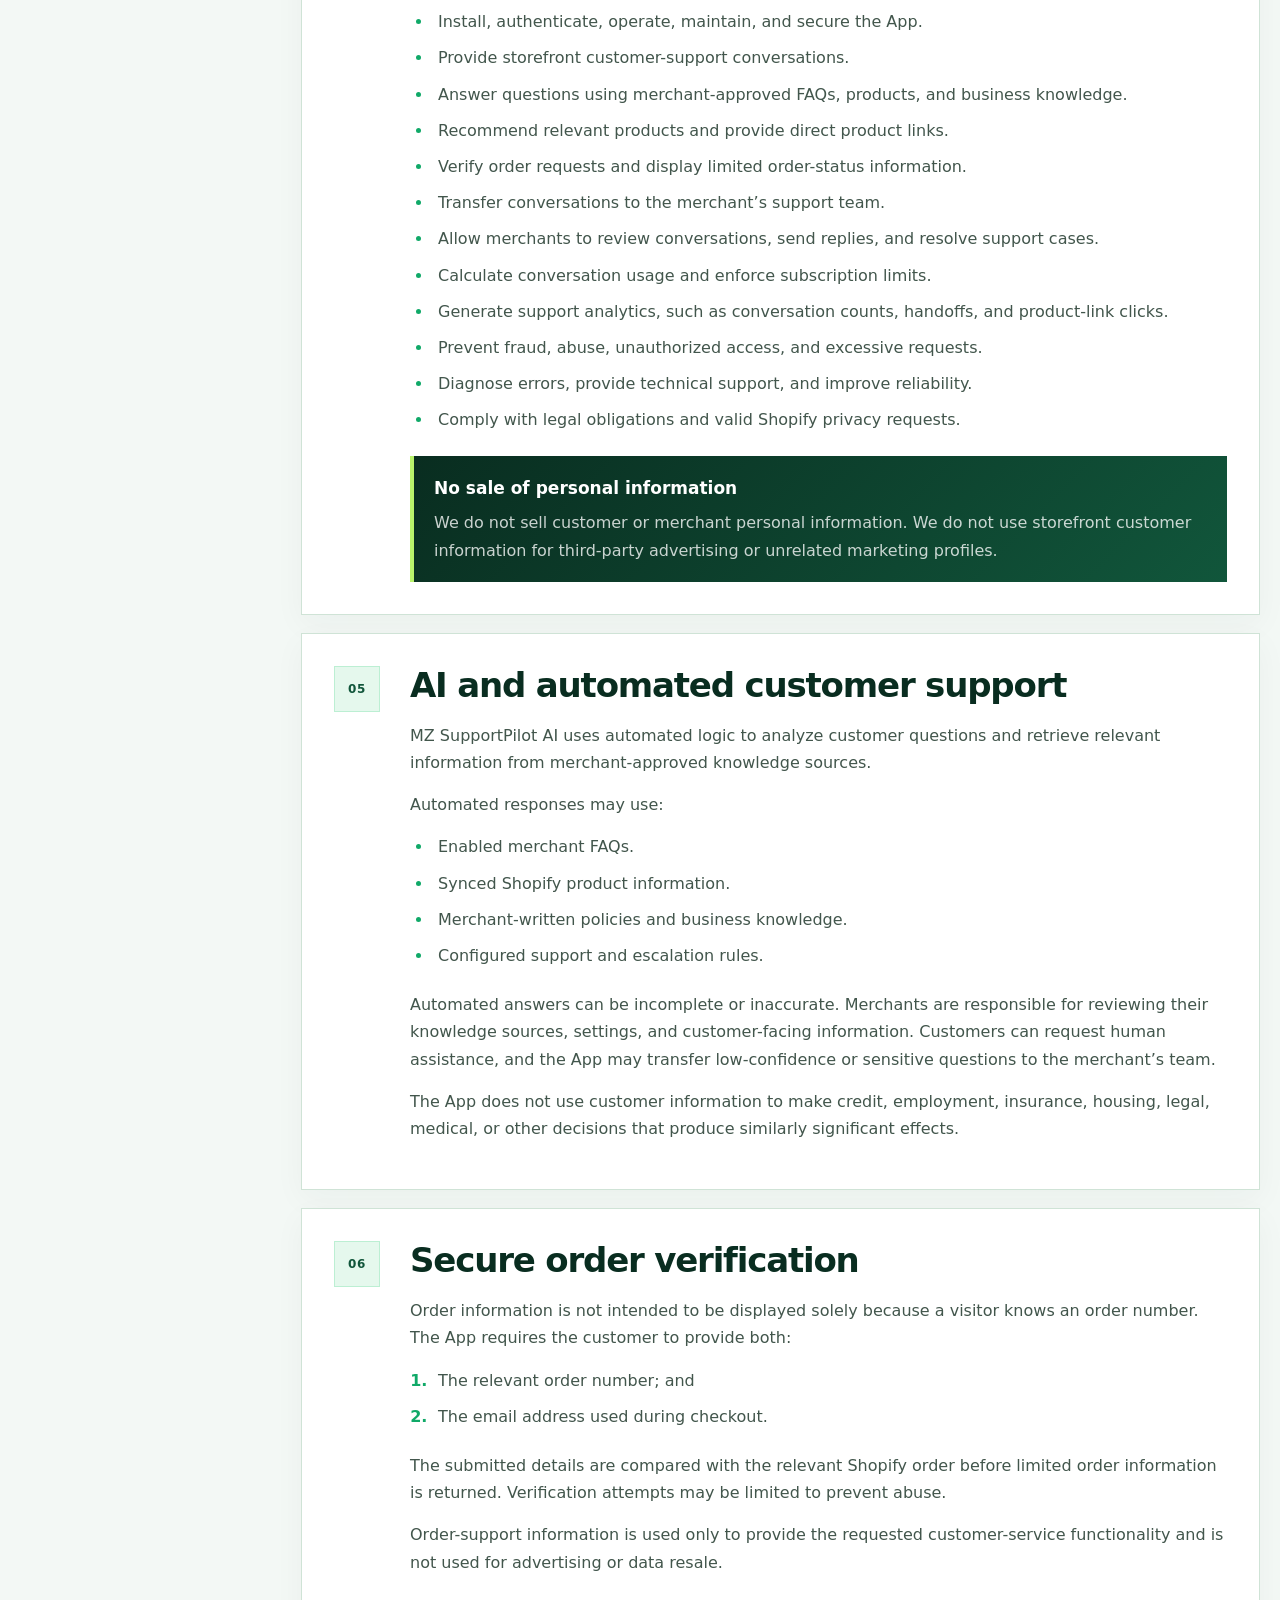
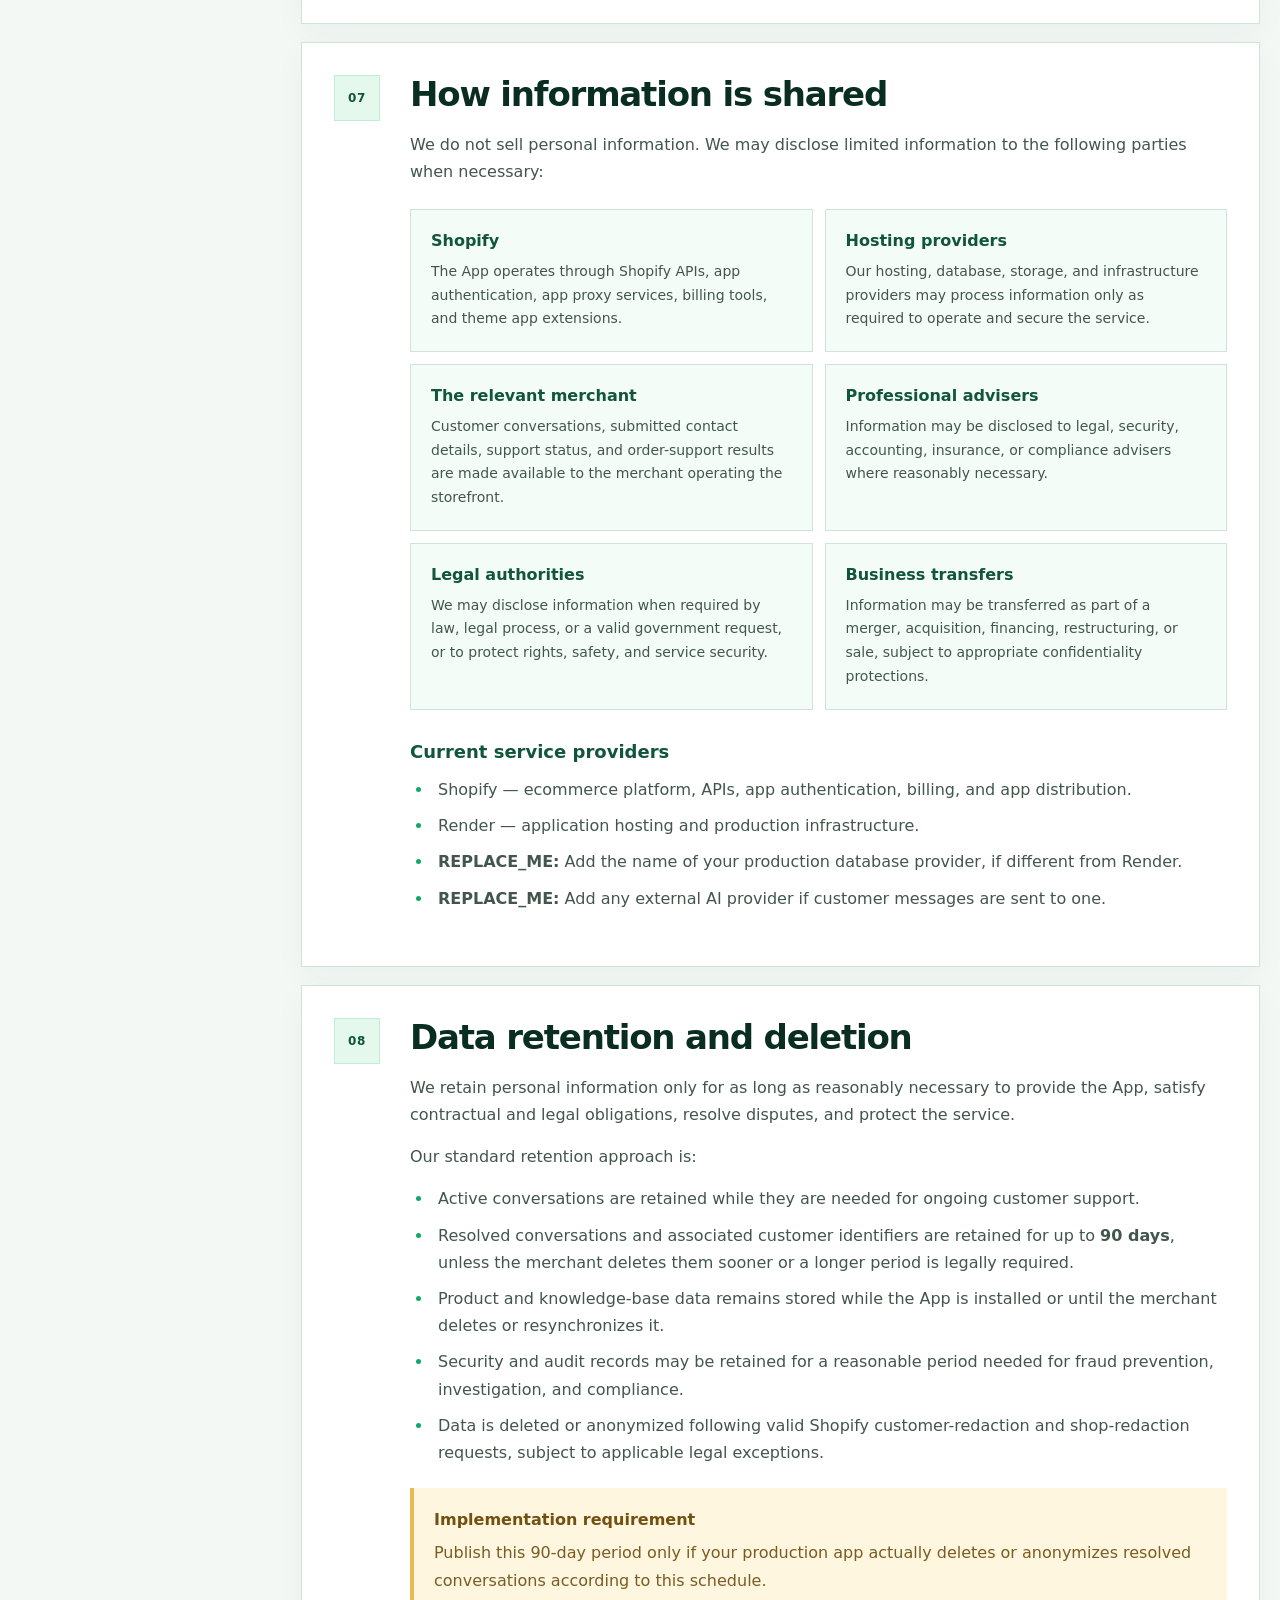
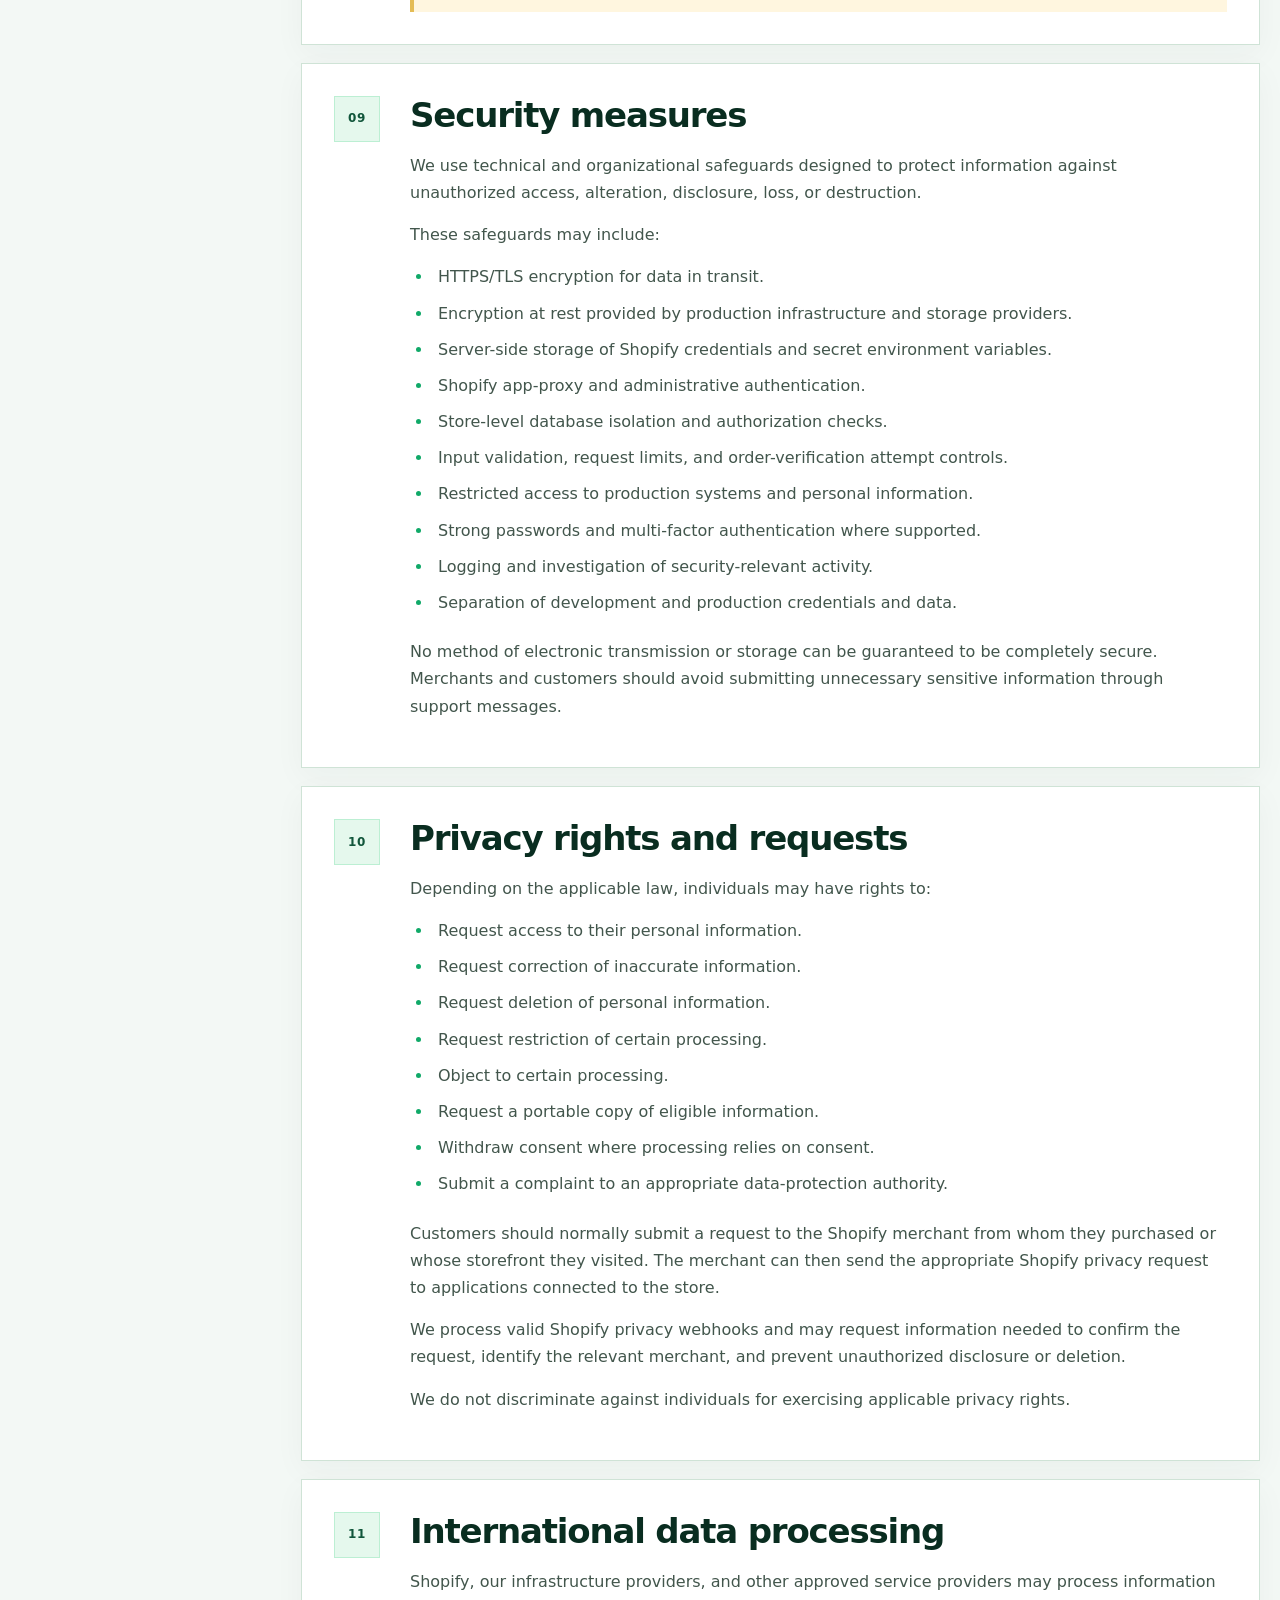
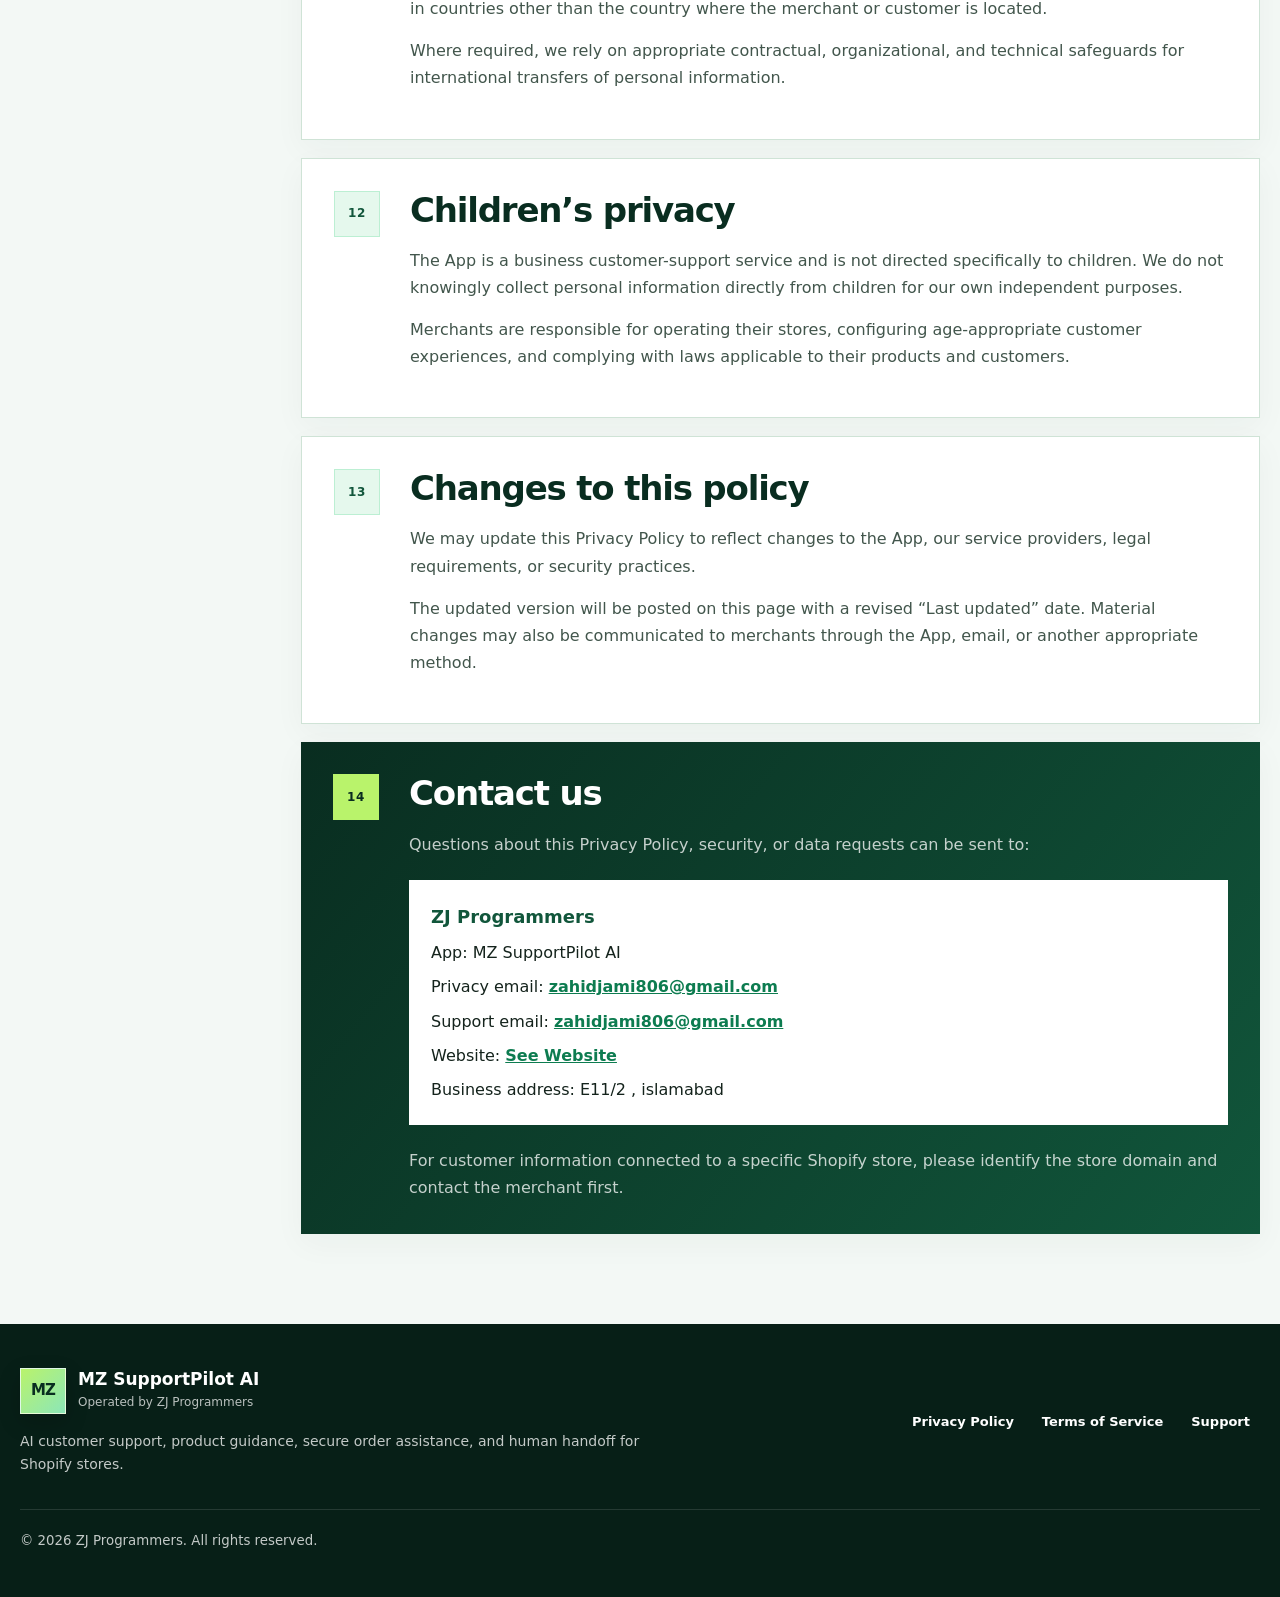
<file: support-pilot-ai-privacy-policy.html>
<!DOCTYPE html>
<html lang="en">
<head>
  <meta charset="UTF-8" />

  <meta
    name="viewport"
    content="width=device-width, initial-scale=1.0"
  />

  <meta
    name="description"
    content="Privacy Policy for MZ SupportPilot AI, an AI-powered customer support app for Shopify stores."
  />

  <meta name="robots" content="index, follow" />

  <title>
    Privacy Policy | MZ SupportPilot AI
  </title>

  <link
    rel="stylesheet"
    href="./privacy-policy.css"
  />
</head>

<body>
  <header class="legal-header">
    <div class="legal-header__bar">
      <a
        class="brand"
        href="/"
        aria-label="MZ SupportPilot AI home"
      >
        <span class="brand__mark">
          MZ
        </span>

        <span class="brand__copy">
          <strong>MZ SupportPilot AI</strong>
          <small>AI customer support for Shopify</small>
        </span>
      </a>

      <nav
        class="legal-header__nav"
        aria-label="Legal navigation"
      >
        <a href="./privacy-policy.html">
          Privacy
        </a>

        <a href="./terms-of-service.html">
          Terms
        </a>

        <a href="/support">
          Support
        </a>
      </nav>
    </div>

    <div class="legal-hero">
      <div class="legal-hero__content">
        <span class="legal-kicker">
          Legal and data protection
        </span>

        <h1>Privacy Policy</h1>

        <p>
          This Privacy Policy explains how MZ SupportPilot AI
          collects, uses, stores, shares, and protects information
          when merchants install the app and when customers use its
          storefront support features.
        </p>

        <div class="legal-hero__meta">
          <span>
            Effective date:
            <strong>August 2, 2026</strong>
          </span>

          <span>
            Last updated:
            <strong>August 2, 2026</strong>
          </span>
        </div>
      </div>

      <aside class="legal-hero__summary">
        <span>Privacy summary</span>

        <ul>
          <li>We do not sell personal information.</li>
          <li>We do not use customer data for advertising.</li>
          <li>Order information requires customer verification.</li>
          <li>Merchants control their store support information.</li>
        </ul>
      </aside>
    </div>
  </header>

  <main class="legal-layout">
    <aside class="legal-toc">
      <div class="legal-toc__inner">
        <span>On this page</span>

        <nav aria-label="Privacy Policy sections">
          <a href="#about">
            1. About this policy
          </a>

          <a href="#roles">
            2. Our privacy role
          </a>

          <a href="#information">
            3. Information we collect
          </a>

          <a href="#use">
            4. How information is used
          </a>

          <a href="#ai">
            5. AI and automated support
          </a>

          <a href="#orders">
            6. Order verification
          </a>

          <a href="#sharing">
            7. Information sharing
          </a>

          <a href="#retention">
            8. Data retention
          </a>

          <a href="#security">
            9. Security
          </a>

          <a href="#rights">
            10. Privacy rights
          </a>

          <a href="#international">
            11. International processing
          </a>

          <a href="#children">
            12. Children
          </a>

          <a href="#changes">
            13. Policy updates
          </a>

          <a href="#contact">
            14. Contact us
          </a>
        </nav>
      </div>
    </aside>

    <article class="legal-content">
      <section
        id="about"
        class="legal-section legal-section--intro"
      >
        <span class="legal-section__number">
          01
        </span>

        <div>
          <h2>About this Privacy Policy</h2>

          <p>
            This Privacy Policy applies to the MZ SupportPilot AI
            Shopify application, its embedded merchant interface,
            storefront chat widget, app-proxy endpoints, support
            services, and related websites.
          </p>

          <p>
            In this policy, “App,” “SupportPilot,” “we,” “us,” and
            “our” refer to MZ SupportPilot AI and its operator,
            <strong>ZJ Programmers</strong>.
          </p>

          <p>
            “Merchant” means a Shopify store owner or authorized
            staff member who installs or uses the App. “Customer”
            means a shopper, visitor, buyer, or other individual who
            interacts with a merchant through the App.
          </p>
        </div>
      </section>

      <section
        id="roles"
        class="legal-section"
      >
        <span class="legal-section__number">
          02
        </span>

        <div>
          <h2>Our role in processing personal information</h2>

          <p>
            Merchants generally determine why and how their
            customers’ personal information is processed. For
            customer information processed through a merchant’s
            store, the merchant generally acts as the data
            controller or business, and we act as its service
            provider or data processor.
          </p>

          <p>
            We may act as an independent controller for limited
            information relating to merchant accounts, billing,
            security, service administration, legal compliance, and
            direct communications with merchants.
          </p>

          <div class="legal-note">
            Customers should also review the privacy policy of the
            Shopify merchant whose storefront they are using.
          </div>
        </div>
      </section>

      <section
        id="information"
        class="legal-section"
      >
        <span class="legal-section__number">
          03
        </span>

        <div>
          <h2>Information we collect and process</h2>

          <h3>3.1 Merchant and store information</h3>

          <p>
            When a merchant installs or uses the App, we may process:
          </p>

          <ul>
            <li>
              Shopify store domain and Shopify store identifiers.
            </li>

            <li>
              App installation, authorization, session, and access
              information.
            </li>

            <li>
              App configuration, AI-agent settings, widget settings,
              themes, and feature preferences.
            </li>

            <li>
              Billing-plan status, usage limits, and subscription
              verification information.
            </li>

            <li>
              Merchant-created FAQs, policies, approved support
              content, and other knowledge-base information.
            </li>

            <li>
              Synced product information such as titles,
              descriptions, handles, images, prices, variants,
              inventory, tags, vendor, and product type.
            </li>

            <li>
              Communications sent to our support team.
            </li>
          </ul>

          <h3>3.2 Storefront customer information</h3>

          <p>
            When a customer uses the storefront widget, we may
            process:
          </p>

          <ul>
            <li>
              Customer name and email address submitted through the
              support form.
            </li>

            <li>
              Support questions, messages, merchant replies, system
              messages, and conversation history.
            </li>

            <li>
              Conversation status, sentiment indicators, AI
              confidence information, handoff status, and message
              timestamps.
            </li>

            <li>
              A randomly generated visitor identifier and public
              conversation identifier.
            </li>

            <li>
              Browser language, current page URL, and page title.
            </li>

            <li>
              Product recommendations displayed and product links
              clicked through the support widget.
            </li>
          </ul>

          <h3>3.3 Order-support information</h3>

          <p>
            When a customer chooses order tracking, we may process:
          </p>

          <ul>
            <li>
              The order number entered by the customer.
            </li>

            <li>
              The email address used during checkout.
            </li>

            <li>
              Limited order information needed to provide support,
              such as order name, order date, payment status,
              fulfillment status, purchased items, total value,
              cancellation status, and shipment tracking.
            </li>
          </ul>

          <p>
            The App is designed not to display customer addresses,
            phone numbers, full payment details, or other information
            that is unnecessary for order-status support.
          </p>

          <h3>3.4 Browser storage</h3>

          <p>
            The storefront widget may use browser local storage or
            session storage to remember:
          </p>

          <ul>
            <li>A randomly generated visitor identifier.</li>
            <li>Customer name and email, when enabled.</li>
            <li>Normal-chat conversation identifiers.</li>
            <li>Order-support conversation identifiers.</li>
            <li>Previously handled follow-up prompts.</li>
            <li>Last-seen merchant messages.</li>
            <li>Whether the welcome message was dismissed.</li>
          </ul>

          <p>
            Customers can clear this information through their
            browser settings. Merchants may also disable certain
            profile or conversation-resume features through the App.
          </p>
        </div>
      </section>

      <section
        id="use"
        class="legal-section"
      >
        <span class="legal-section__number">
          04
        </span>

        <div>
          <h2>How we use information</h2>

          <p>
            We process information only as reasonably necessary to:
          </p>

          <ul>
            <li>
              Install, authenticate, operate, maintain, and secure
              the App.
            </li>

            <li>
              Provide storefront customer-support conversations.
            </li>

            <li>
              Answer questions using merchant-approved FAQs,
              products, and business knowledge.
            </li>

            <li>
              Recommend relevant products and provide direct product
              links.
            </li>

            <li>
              Verify order requests and display limited order-status
              information.
            </li>

            <li>
              Transfer conversations to the merchant’s support team.
            </li>

            <li>
              Allow merchants to review conversations, send replies,
              and resolve support cases.
            </li>

            <li>
              Calculate conversation usage and enforce subscription
              limits.
            </li>

            <li>
              Generate support analytics, such as conversation
              counts, handoffs, and product-link clicks.
            </li>

            <li>
              Prevent fraud, abuse, unauthorized access, and
              excessive requests.
            </li>

            <li>
              Diagnose errors, provide technical support, and improve
              reliability.
            </li>

            <li>
              Comply with legal obligations and valid Shopify privacy
              requests.
            </li>
          </ul>

          <div class="legal-highlight">
            <strong>No sale of personal information</strong>

            <p>
              We do not sell customer or merchant personal
              information. We do not use storefront customer
              information for third-party advertising or unrelated
              marketing profiles.
            </p>
          </div>
        </div>
      </section>

      <section
        id="ai"
        class="legal-section"
      >
        <span class="legal-section__number">
          05
        </span>

        <div>
          <h2>AI and automated customer support</h2>

          <p>
            MZ SupportPilot AI uses automated logic to analyze
            customer questions and retrieve relevant information
            from merchant-approved knowledge sources.
          </p>

          <p>
            Automated responses may use:
          </p>

          <ul>
            <li>Enabled merchant FAQs.</li>
            <li>Synced Shopify product information.</li>
            <li>Merchant-written policies and business knowledge.</li>
            <li>Configured support and escalation rules.</li>
          </ul>

          <p>
            Automated answers can be incomplete or inaccurate.
            Merchants are responsible for reviewing their knowledge
            sources, settings, and customer-facing information.
            Customers can request human assistance, and the App may
            transfer low-confidence or sensitive questions to the
            merchant’s team.
          </p>

          <p>
            The App does not use customer information to make credit,
            employment, insurance, housing, legal, medical, or other
            decisions that produce similarly significant effects.
          </p>
        </div>
      </section>

      <section
        id="orders"
        class="legal-section"
      >
        <span class="legal-section__number">
          06
        </span>

        <div>
          <h2>Secure order verification</h2>

          <p>
            Order information is not intended to be displayed solely
            because a visitor knows an order number. The App requires
            the customer to provide both:
          </p>

          <ol>
            <li>The relevant order number; and</li>
            <li>The email address used during checkout.</li>
          </ol>

          <p>
            The submitted details are compared with the relevant
            Shopify order before limited order information is
            returned. Verification attempts may be limited to prevent
            abuse.
          </p>

          <p>
            Order-support information is used only to provide the
            requested customer-service functionality and is not used
            for advertising or data resale.
          </p>
        </div>
      </section>

      <section
        id="sharing"
        class="legal-section"
      >
        <span class="legal-section__number">
          07
        </span>

        <div>
          <h2>How information is shared</h2>

          <p>
            We do not sell personal information. We may disclose
            limited information to the following parties when
            necessary:
          </p>

          <div class="legal-grid">
            <article>
              <h3>Shopify</h3>

              <p>
                The App operates through Shopify APIs, app
                authentication, app proxy services, billing tools,
                and theme app extensions.
              </p>
            </article>

            <article>
              <h3>Hosting providers</h3>

              <p>
                Our hosting, database, storage, and infrastructure
                providers may process information only as required to
                operate and secure the service.
              </p>
            </article>

            <article>
              <h3>The relevant merchant</h3>

              <p>
                Customer conversations, submitted contact details,
                support status, and order-support results are made
                available to the merchant operating the storefront.
              </p>
            </article>

            <article>
              <h3>Professional advisers</h3>

              <p>
                Information may be disclosed to legal, security,
                accounting, insurance, or compliance advisers where
                reasonably necessary.
              </p>
            </article>

            <article>
              <h3>Legal authorities</h3>

              <p>
                We may disclose information when required by law,
                legal process, or a valid government request, or to
                protect rights, safety, and service security.
              </p>
            </article>

            <article>
              <h3>Business transfers</h3>

              <p>
                Information may be transferred as part of a merger,
                acquisition, financing, restructuring, or sale,
                subject to appropriate confidentiality protections.
              </p>
            </article>
          </div>

          <h3>Current service providers</h3>

          <ul>
            <li>
              Shopify — ecommerce platform, APIs, app authentication,
              billing, and app distribution.
            </li>

            <li>
              Render — application hosting and production
              infrastructure.
            </li>

            <li>
              <strong>REPLACE_ME:</strong>
              Add the name of your production database provider, if
              different from Render.
            </li>

            <li>
              <strong>REPLACE_ME:</strong>
              Add any external AI provider if customer messages are
              sent to one.
            </li>
          </ul>
        </div>
      </section>

      <section
        id="retention"
        class="legal-section"
      >
        <span class="legal-section__number">
          08
        </span>

        <div>
          <h2>Data retention and deletion</h2>

          <p>
            We retain personal information only for as long as
            reasonably necessary to provide the App, satisfy
            contractual and legal obligations, resolve disputes, and
            protect the service.
          </p>

          <p>
            Our standard retention approach is:
          </p>

          <ul>
            <li>
              Active conversations are retained while they are needed
              for ongoing customer support.
            </li>

            <li>
              Resolved conversations and associated customer
              identifiers are retained for up to
              <strong>90 days</strong>, unless the merchant deletes
              them sooner or a longer period is legally required.
            </li>

            <li>
              Product and knowledge-base data remains stored while
              the App is installed or until the merchant deletes or
              resynchronizes it.
            </li>

            <li>
              Security and audit records may be retained for a
              reasonable period needed for fraud prevention,
              investigation, and compliance.
            </li>

            <li>
              Data is deleted or anonymized following valid Shopify
              customer-redaction and shop-redaction requests, subject
              to applicable legal exceptions.
            </li>
          </ul>

          <div class="legal-warning">
            <strong>Implementation requirement</strong>

            <p>
              Publish this 90-day period only if your production app
              actually deletes or anonymizes resolved conversations
              according to this schedule.
            </p>
          </div>
        </div>
      </section>

      <section
        id="security"
        class="legal-section"
      >
        <span class="legal-section__number">
          09
        </span>

        <div>
          <h2>Security measures</h2>

          <p>
            We use technical and organizational safeguards designed
            to protect information against unauthorized access,
            alteration, disclosure, loss, or destruction.
          </p>

          <p>These safeguards may include:</p>

          <ul>
            <li>HTTPS/TLS encryption for data in transit.</li>

            <li>
              Encryption at rest provided by production
              infrastructure and storage providers.
            </li>

            <li>
              Server-side storage of Shopify credentials and secret
              environment variables.
            </li>

            <li>
              Shopify app-proxy and administrative authentication.
            </li>

            <li>
              Store-level database isolation and authorization
              checks.
            </li>

            <li>
              Input validation, request limits, and order-verification
              attempt controls.
            </li>

            <li>
              Restricted access to production systems and personal
              information.
            </li>

            <li>
              Strong passwords and multi-factor authentication where
              supported.
            </li>

            <li>
              Logging and investigation of security-relevant
              activity.
            </li>

            <li>
              Separation of development and production credentials
              and data.
            </li>
          </ul>

          <p>
            No method of electronic transmission or storage can be
            guaranteed to be completely secure. Merchants and
            customers should avoid submitting unnecessary sensitive
            information through support messages.
          </p>
        </div>
      </section>

      <section
        id="rights"
        class="legal-section"
      >
        <span class="legal-section__number">
          10
        </span>

        <div>
          <h2>Privacy rights and requests</h2>

          <p>
            Depending on the applicable law, individuals may have
            rights to:
          </p>

          <ul>
            <li>Request access to their personal information.</li>
            <li>Request correction of inaccurate information.</li>
            <li>Request deletion of personal information.</li>
            <li>Request restriction of certain processing.</li>
            <li>Object to certain processing.</li>
            <li>Request a portable copy of eligible information.</li>
            <li>Withdraw consent where processing relies on consent.</li>
            <li>
              Submit a complaint to an appropriate data-protection
              authority.
            </li>
          </ul>

          <p>
            Customers should normally submit a request to the Shopify
            merchant from whom they purchased or whose storefront
            they visited. The merchant can then send the appropriate
            Shopify privacy request to applications connected to the
            store.
          </p>

          <p>
            We process valid Shopify privacy webhooks and may request
            information needed to confirm the request, identify the
            relevant merchant, and prevent unauthorized disclosure or
            deletion.
          </p>

          <p>
            We do not discriminate against individuals for exercising
            applicable privacy rights.
          </p>
        </div>
      </section>

      <section
        id="international"
        class="legal-section"
      >
        <span class="legal-section__number">
          11
        </span>

        <div>
          <h2>International data processing</h2>

          <p>
            Shopify, our infrastructure providers, and other approved
            service providers may process information in countries
            other than the country where the merchant or customer is
            located.
          </p>

          <p>
            Where required, we rely on appropriate contractual,
            organizational, and technical safeguards for
            international transfers of personal information.
          </p>
        </div>
      </section>

      <section
        id="children"
        class="legal-section"
      >
        <span class="legal-section__number">
          12
        </span>

        <div>
          <h2>Children’s privacy</h2>

          <p>
            The App is a business customer-support service and is not
            directed specifically to children. We do not knowingly
            collect personal information directly from children for
            our own independent purposes.
          </p>

          <p>
            Merchants are responsible for operating their stores,
            configuring age-appropriate customer experiences, and
            complying with laws applicable to their products and
            customers.
          </p>
        </div>
      </section>

      <section
        id="changes"
        class="legal-section"
      >
        <span class="legal-section__number">
          13
        </span>

        <div>
          <h2>Changes to this policy</h2>

          <p>
            We may update this Privacy Policy to reflect changes to
            the App, our service providers, legal requirements, or
            security practices.
          </p>

          <p>
            The updated version will be posted on this page with a
            revised “Last updated” date. Material changes may also be
            communicated to merchants through the App, email, or
            another appropriate method.
          </p>
        </div>
      </section>

      <section
        id="contact"
        class="legal-section legal-section--contact"
      >
        <span class="legal-section__number">
          14
        </span>

        <div>
          <h2>Contact us</h2>

          <p>
            Questions about this Privacy Policy, security, or data
            requests can be sent to:
          </p>

          <address>
            <strong>ZJ Programmers</strong>

            <span>
              App: MZ SupportPilot AI
            </span>

            <span>
              Privacy email:
              <a href="mailto:REPLACE_ME">
                zahidjami806@gmail.com
              </a>
            </span>

            <span>
              Support email:
              <a href="mailto:REPLACE_ME">
              zahidjami806@gmail.com
              </a>
            </span>

            <span>
              Website:
              <a href="https://zahidjami9.github.io/zj-programmers/">
                See Website
              </a>
            </span>

            <span>
              Business address:
              E11/2 , islamabad 
            </span>
          </address>

          <p class="legal-contact-note">
            For customer information connected to a specific Shopify
            store, please identify the store domain and contact the
            merchant first.
          </p>
        </div>
      </section>
    </article>
  </main>

  <footer class="legal-footer">
    <div>
      <a
        class="brand brand--footer"
        href="/"
      >
        <span class="brand__mark">
          MZ
        </span>

        <span class="brand__copy">
          <strong>MZ SupportPilot AI</strong>
          <small>Operated by ZJ Programmers</small>
        </span>
      </a>

      <p>
        AI customer support, product guidance, secure order
        assistance, and human handoff for Shopify stores.
      </p>
    </div>

    <div class="legal-footer__links">
      <a href="./privacy-policy.html">
        Privacy Policy
      </a>

      <a href="./terms-of-service.html">
        Terms of Service
      </a>

      <a href="/support">
        Support
      </a>
    </div>

    <small>
      © 2026 ZJ Programmers. All rights reserved.
    </small>
  </footer>
</body>
</html>
</file>
<file: style.css>
/* ================================================================
   ZJ Programmers — premium portfolio
   Replace theme values below to fine-tune any color scheme.
   ================================================================ */

:root,
html[data-theme="gold"] {
  --bg: #070707;
  --bg-soft: #0d0d0d;
  --bg-elevated: #111111;
  --primary: #d4af37;
  --primary-rgb: 212, 175, 55;
  --secondary: #ffd700;
  --secondary-rgb: 255, 215, 0;
  --text: #ffffff;
  --text-rgb: 255, 255, 255;
  --muted: #a8a8a8;
  --card: rgba(255, 255, 255, 0.065);
  --card-hover: rgba(255, 255, 255, 0.095);
  --line: rgba(255, 255, 255, 0.11);
  --header: rgba(7, 7, 7, 0.74);
  --shadow: 0 28px 80px rgba(0, 0, 0, 0.42);
}

html[data-theme="blue"] {
  --bg: #050b1e;
  --bg-soft: #08112b;
  --bg-elevated: #0a1430;
  --primary: #d4af37;
  --primary-rgb: 212, 175, 55;
  --secondary: #2f80ed;
  --secondary-rgb: 47, 128, 237;
  --card: rgba(255, 255, 255, 0.07);
  --card-hover: rgba(47, 128, 237, 0.12);
  --header: rgba(5, 11, 30, 0.78);
}

html[data-theme="emerald"] {
  --bg: #031b15;
  --bg-soft: #06241c;
  --bg-elevated: #082b22;
  --primary: #10b981;
  --primary-rgb: 16, 185, 129;
  --secondary: #d4af37;
  --secondary-rgb: 212, 175, 55;
  --card: rgba(255, 255, 255, 0.07);
  --card-hover: rgba(16, 185, 129, 0.12);
  --header: rgba(3, 27, 21, 0.78);
}

html[data-theme="purple"] {
  --bg: #12051f;
  --bg-soft: #1a092b;
  --bg-elevated: #210d35;
  --primary: #a855f7;
  --primary-rgb: 168, 85, 247;
  --secondary: #d4af37;
  --secondary-rgb: 212, 175, 55;
  --card: rgba(255, 255, 255, 0.07);
  --card-hover: rgba(168, 85, 247, 0.13);
  --header: rgba(18, 5, 31, 0.78);
}

html[data-theme="cyan"] {
  --bg: #020c12;
  --bg-soft: #06151d;
  --bg-elevated: #091d27;
  --primary: #22d3ee;
  --primary-rgb: 34, 211, 238;
  --secondary: #60a5fa;
  --secondary-rgb: 96, 165, 250;
  --card: rgba(255, 255, 255, 0.07);
  --card-hover: rgba(34, 211, 238, 0.12);
  --header: rgba(2, 12, 18, 0.8);
}

html[data-theme="pearl"] {
  --bg: #f4f0e8;
  --bg-soft: #ece5d9;
  --bg-elevated: #fffdf8;
  --primary: #a86f29;
  --primary-rgb: 168, 111, 41;
  --secondary: #e5b95f;
  --secondary-rgb: 229, 185, 95;
  --text: #17130f;
  --text-rgb: 23, 19, 15;
  --muted: #665f56;
  --card: rgba(31, 24, 16, 0.055);
  --card-hover: rgba(168, 111, 41, 0.12);
  --line: rgba(43, 32, 20, 0.14);
  --header: rgba(244, 240, 232, 0.84);
  --shadow: 0 28px 80px rgba(67, 48, 25, 0.14);
}

*, *::before, *::after { box-sizing: border-box; }

html { scroll-behavior: smooth; scroll-padding-top: 90px; }

body {
  min-height: 100%;
  margin: 0;
  overflow-x: hidden;
  color: var(--text);
  background: var(--bg);
  font-family: "DM Sans", "Segoe UI", sans-serif;
  font-size: 16px;
  line-height: 1.65;
  -webkit-font-smoothing: antialiased;
  transition: background-color .45s ease, color .35s ease;
}

body.menu-open,
body.modal-open { overflow: hidden; }

button, input, select, textarea { font: inherit; -webkit-appearance: none; }
button, a { -webkit-tap-highlight-color: transparent; }
button { color: inherit; }
a { color: inherit; text-decoration: none; }
img { display: block; max-width: 100%; }
svg { width: 1em; height: 1em; fill: none; stroke: currentColor; stroke-width: 1.8; stroke-linecap: round; stroke-linejoin: round; }
::selection { color: #080808; background: var(--primary); }

.svg-sprite { position: absolute; width: 0; height: 0; overflow: hidden; }
.page-noise { position: fixed; z-index: 999; inset: 0; opacity: .035; pointer-events: none; background-image: url("data:image/svg+xml,%3Csvg viewBox='0 0 180 180' xmlns='http://www.w3.org/2000/svg'%3E%3Cfilter id='n'%3E%3CfeTurbulence type='fractalNoise' baseFrequency='.82' numOctaves='4' stitchTiles='stitch'/%3E%3C/filter%3E%3Crect width='100%25' height='100%25' filter='url(%23n)' opacity='.5'/%3E%3C/svg%3E"); }
.skip-link { position: fixed; z-index: 9999; left: 1rem; top: -5rem; padding: .75rem 1rem; color: #000; background: var(--primary); border-radius: 10px; font-weight: 700; }
.skip-link:focus { top: 1rem; }
.scroll-progress { position: fixed; z-index: 1001; inset: 0 0 auto; height: 2px; background: transparent; }
.scroll-progress span { display: block; width: 0; height: 100%; background: linear-gradient(90deg, var(--primary), var(--secondary)); box-shadow: 0 0 12px var(--primary); }
.container { width: min(1180px, calc(100% - 48px)); margin-inline: auto; }
.section { position: relative; padding: 120px 0; }
.glass-card { border: 1px solid var(--line); background: linear-gradient(135deg, var(--card), rgba(255,255,255,.025)); box-shadow: var(--shadow); backdrop-filter: blur(18px); -webkit-backdrop-filter: blur(18px); }

/* Typography and shared controls */
.kicker, .mini-label { display: inline-flex; align-items: center; gap: 10px; color: var(--primary); font-size: .73rem; font-weight: 800; letter-spacing: .17em; text-transform: uppercase; }
.kicker::before { width: 26px; height: 1px; content: ""; background: var(--primary); }
.section-heading { position: relative; z-index: 1; margin-bottom: 56px; }
.section-heading h2 { max-width: 770px; margin: 13px 0 0; font-family: "Manrope", "Segoe UI", sans-serif; font-size: clamp(2.4rem, 5vw, 4.55rem); font-weight: 700; line-height: 1.06; letter-spacing: -.055em; }
.section-heading p { color: var(--muted); font-size: 1.05rem; line-height: 1.8; }
.heading-split { display: flex; align-items: end; justify-content: space-between; gap: 50px; }
.heading-split > p { width: min(380px, 100%); margin: 0 0 5px; }
.centered { max-width: 800px; margin-right: auto; margin-left: auto; text-align: center; }
.centered .kicker { justify-content: center; }
.centered h2 { margin-inline: auto; }
.centered p { max-width: 620px; margin: 22px auto 0; }
.muted { color: rgba(var(--text-rgb), .3); }
.text-gradient { color: var(--primary); background: linear-gradient(115deg, var(--primary) 10%, var(--secondary) 70%, var(--primary) 95%); background-size: 200% auto; -webkit-background-clip: text; background-clip: text; -webkit-text-fill-color: transparent; animation: textShine 5s linear infinite; }

.btn { position: relative; isolation: isolate; display: inline-flex; overflow: hidden; align-items: center; justify-content: center; gap: 11px; min-height: 50px; padding: 0 24px; border: 1px solid transparent; border-radius: 999px; cursor: pointer; font-size: .9rem; font-weight: 800; letter-spacing: -.01em; transition: transform .25s ease, border-color .3s ease, box-shadow .3s ease, background-color .3s ease; }
.btn::before { position: absolute; z-index: -1; top: -30%; left: -50%; width: 25%; height: 160%; content: ""; transform: rotate(20deg); background: rgba(255,255,255,.46); filter: blur(9px); transition: left .6s ease; }
.btn:hover::before { left: 125%; }
.btn:hover { transform: translateY(-3px); }
.btn svg { width: 18px; height: 18px; transition: transform .25s ease; }
.btn:hover svg { transform: translateX(3px); }
.btn-primary { color: #080808; background: linear-gradient(120deg, var(--primary), var(--secondary)); box-shadow: 0 10px 30px rgba(var(--primary-rgb), .2), inset 0 1px rgba(255,255,255,.35); }
.btn-primary:hover { box-shadow: 0 15px 38px rgba(var(--primary-rgb), .35); }
.btn-ghost { border-color: var(--line); background: rgba(255,255,255,.045); backdrop-filter: blur(12px); }
.btn-ghost:hover { border-color: rgba(var(--primary-rgb), .45); background: rgba(var(--primary-rgb), .08); }
.btn-small { min-height: 44px; padding-inline: 20px; }
.btn-large { min-height: 58px; padding-inline: 28px; }
.text-link { display: inline-flex; align-items: center; gap: 12px; color: var(--text); font-size: .92rem; font-weight: 800; }
.text-link svg { color: var(--primary); transition: transform .25s ease; }
.text-link:hover svg { transform: translateX(5px); }

/* Header */
.site-header { position: fixed; z-index: 1000; top: 0; width: 100%; border-bottom: 1px solid transparent; transition: background .35s ease, box-shadow .35s ease, border-color .35s ease; }
.site-header.scrolled { border-color: var(--line); background: var(--header); box-shadow: 0 12px 40px rgba(0,0,0,.2); backdrop-filter: blur(20px); -webkit-backdrop-filter: blur(20px); }
.nav-wrap { display: flex; align-items: center; justify-content: space-between; height: 90px; transition: height .35s ease; }
.site-header.scrolled .nav-wrap { height: 72px; }
.brand { display: inline-flex; align-items: center; gap: 11px; font-family: "Manrope", sans-serif; }
.brand-mark { display: grid; width: 40px; height: 40px; place-items: center; color: #080808; background: linear-gradient(135deg, var(--primary), var(--secondary)); border-radius: 11px; box-shadow: 0 5px 22px rgba(var(--primary-rgb), .22); font-size: .86rem; font-weight: 800; letter-spacing: -.04em; }
.brand-copy { font-size: 1.01rem; font-weight: 600; letter-spacing: -.035em; }
.brand-copy strong { color: var(--primary); }
.desktop-nav { display: flex; align-items: center; gap: 31px; }
.nav-link { position: relative; padding: 10px 0; color: rgba(var(--text-rgb), .66); font-size: .84rem; font-weight: 700; transition: color .25s ease; }
.nav-link::after { position: absolute; right: 0; bottom: 4px; left: 0; height: 1px; content: ""; transform: scaleX(0); background: var(--primary); transition: transform .25s ease; }
.nav-link:hover, .nav-link.active { color: var(--text); }
.nav-link.active::after { transform: scaleX(1); }
.nav-actions { display: flex; align-items: center; gap: 12px; }
.menu-toggle { display: none; width: 45px; height: 45px; padding: 12px; border: 1px solid var(--line); background: var(--card); border-radius: 12px; cursor: pointer; }
.menu-toggle span { display: block; width: 100%; height: 1px; margin: 5px 0; background: var(--text); transition: transform .3s ease, opacity .3s ease; }
.menu-toggle.active span:nth-child(1) { transform: translateY(6px) rotate(45deg); }
.menu-toggle.active span:nth-child(2) { opacity: 0; }
.menu-toggle.active span:nth-child(3) { transform: translateY(-6px) rotate(-45deg); }
.mobile-menu { visibility: hidden; position: fixed; z-index: -1; top: 72px; right: 16px; left: 16px; padding: 14px; transform: translateY(-15px) scale(.98); opacity: 0; border: 1px solid var(--line); background: var(--bg-elevated); border-radius: 22px; box-shadow: var(--shadow); transition: opacity .25s ease, transform .25s ease, visibility .25s; }
.mobile-menu.open { visibility: visible; transform: none; opacity: 1; }
.mobile-menu nav { display: flex; flex-direction: column; }
.mobile-menu nav > a:not(.btn) { padding: 14px 12px; border-bottom: 1px solid var(--line); font-weight: 700; }
.mobile-menu .btn { margin-top: 12px; }

/* Hero */
.hero { display: flex; min-height: 100vh; min-height: 100svh; padding-top: 140px; padding-bottom: 90px; align-items: center; overflow: hidden; background: radial-gradient(circle at 78% 35%, rgba(var(--primary-rgb), .1), transparent 26%), linear-gradient(180deg, rgba(255,255,255,.015), transparent 50%); }
.hero::after { position: absolute; right: 0; bottom: 0; left: 0; height: 1px; content: ""; background: linear-gradient(90deg, transparent, rgba(var(--primary-rgb),.45), transparent); }
.hero-grid { position: relative; z-index: 2; display: grid; align-items: center; grid-template-columns: minmax(0, 1.08fr) minmax(420px, .92fr); gap: 70px; }
.hero-copy { padding-bottom: 10px; }
.eyebrow { display: inline-flex; align-items: center; gap: 9px; margin-bottom: 25px; color: rgba(var(--text-rgb), .7); font-size: .75rem; font-weight: 800; letter-spacing: .09em; text-transform: uppercase; }
.eyebrow-line { width: 45px; height: 1px; margin-left: 4px; background: rgba(var(--text-rgb),.25); }
.status-dot { position: relative; width: 7px; height: 7px; background: #36d48c; border-radius: 50%; box-shadow: 0 0 0 5px rgba(54,212,140,.1), 0 0 15px rgba(54,212,140,.5); }
.status-dot::after { position: absolute; inset: -4px; content: ""; border: 1px solid #36d48c; border-radius: inherit; animation: statusPulse 2s ease-out infinite; }
.hero-title { max-width: 800px; margin: 0; font-family: "Manrope", sans-serif; font-size: clamp(3.2rem, 5.5vw, 5.7rem); font-weight: 700; line-height: .98; letter-spacing: -.07em; }
.hero-lead { max-width: 670px; margin: 27px 0 0; color: var(--muted); font-size: clamp(1rem, 1.4vw, 1.17rem); line-height: 1.8; }
.hero-ctas { display: flex; flex-wrap: wrap; gap: 14px; margin-top: 35px; }
.hero-proof { display: flex; align-items: center; gap: 15px; margin-top: 38px; }
.client-stack { display: flex; }
.client-stack span { display: grid; width: 35px; height: 35px; margin-left: -8px; place-items: center; border: 2px solid var(--bg); color: #101010; background: linear-gradient(145deg, var(--primary), #f1ddb0); border-radius: 50%; font-size: .66rem; font-weight: 800; }
.client-stack span:first-child { margin-left: 0; }
.client-stack span:nth-child(2) { color: var(--text); background: linear-gradient(145deg, #525252, #222); }
.proof-stars { color: var(--primary); font-size: .7rem; letter-spacing: 3px; }
.hero-proof p { margin: 1px 0 0; color: rgba(var(--text-rgb), .55); font-size: .72rem; }
.hero-glow { position: absolute; border-radius: 50%; filter: blur(1px); pointer-events: none; }
.glow-one { top: 16%; right: 1%; width: 550px; height: 550px; border: 1px solid rgba(var(--primary-rgb), .06); background: radial-gradient(circle, rgba(var(--primary-rgb),.09), transparent 68%); animation: glowBreathe 7s ease-in-out infinite; }
.glow-two { bottom: -25%; left: 4%; width: 420px; height: 420px; background: rgba(var(--secondary-rgb), .035); filter: blur(80px); }
.particle { position: absolute; width: 3px; height: 3px; opacity: .4; background: var(--primary); border-radius: 50%; box-shadow: 0 0 10px var(--primary); animation: particleFloat var(--duration, 7s) ease-in-out infinite var(--delay, 0s); }
.hero-visual { position: relative; width: 100%; max-width: 500px; margin: auto; }
.portrait-shell { position: relative; z-index: 2; padding: 12px; border: 1px solid rgba(var(--primary-rgb),.27); background: linear-gradient(145deg, rgba(var(--primary-rgb),.1), rgba(255,255,255,.025)); border-radius: 42px; box-shadow: 0 50px 100px rgba(0,0,0,.5), 0 0 80px rgba(var(--primary-rgb),.06), inset 0 1px rgba(255,255,255,.15); backdrop-filter: blur(12px); transform: perspective(1000px) rotateY(-2deg); }
.portrait-topline { display: flex; align-items: center; justify-content: space-between; height: 42px; padding: 0 10px 0 15px; color: rgba(var(--text-rgb), .55); font-size: .7rem; font-weight: 800; letter-spacing: .12em; text-transform: uppercase; }
.online-pill { padding: 5px 10px; color: #83eeb5; background: rgba(54,212,140,.09); border-radius: 30px; font-size: .62rem; }
.portrait-frame { position: relative; overflow: hidden; aspect-ratio: 4/5.05; background: linear-gradient(145deg, #26221a, #0b0b0b); border-radius: 31px; }
.portrait-frame::before { position: absolute; z-index: 1; inset: 0; content: ""; background: linear-gradient(120deg, rgba(255,255,255,.1), transparent 28%); pointer-events: none; }
.portrait-frame img { width: 100%; height: 100%; object-fit: cover; object-position: center top; filter: saturate(.82) contrast(1.05); }
.portrait-gradient { position: absolute; inset: 40% 0 0; background: linear-gradient(transparent, rgba(6,6,6,.35) 35%, rgba(6,6,6,.96)); }
.portrait-caption { position: absolute; z-index: 2; right: 0; bottom: 0; left: 0; padding: 24px 26px; }
.portrait-caption span { display: block; color: var(--primary); font-size: .6rem; font-weight: 800; letter-spacing: .18em; }
.portrait-caption strong { display: block; margin-top: 4px; font-family: "Manrope", sans-serif; font-size: 1.08rem; }
.orbit { position: absolute; z-index: 0; border: 1px solid rgba(var(--primary-rgb), .16); border-radius: 50%; }
.orbit::after { position: absolute; top: 50%; left: -4px; width: 8px; height: 8px; content: ""; background: var(--primary); border-radius: 50%; box-shadow: 0 0 18px var(--primary); }
.orbit-one { inset: -30px; animation: rotate 20s linear infinite; }
.orbit-two { inset: 35px -65px; border-style: dashed; opacity: .4; animation: rotate 26s linear infinite reverse; }
.floating-badge { position: absolute; z-index: 4; display: flex; align-items: center; gap: 11px; border: 1px solid rgba(var(--text-rgb),.13); background: rgba(17,17,17,.78); border-radius: 15px; box-shadow: 0 18px 40px rgba(0,0,0,.3); backdrop-filter: blur(16px); -webkit-backdrop-filter: blur(16px); animation: badgeFloat 5s ease-in-out infinite; }
.floating-badge small { display: block; color: rgba(255,255,255,.5); font-size: .55rem; letter-spacing: .06em; text-transform: uppercase; }
.floating-badge strong { display: block; color: #fff; font-size: .75rem; }
.badge-icon, .badge-check { display: grid; flex: 0 0 auto; width: 34px; height: 34px; place-items: center; color: #0a0a0a; background: linear-gradient(135deg, var(--primary), var(--secondary)); border-radius: 10px; }
.badge-check { color: #fff; background: #1dbf73; }
.badge-shopify { top: 19%; left: -72px; padding: 10px 14px 10px 10px; }
.badge-fiverr { right: -15px; bottom: 23%; padding: 10px 14px 10px 10px; animation-delay: -1.4s; }
.badge-years { top: -21px; right: -25px; padding: 13px 17px; animation-delay: -2.4s; }
.badge-years > strong { color: var(--primary); font-family: "Manrope", sans-serif; font-size: 1.8rem; letter-spacing: -.07em; }
.badge-years > strong span { font-size: 1rem; }
.badge-years > small { line-height: 1.35; }
.badge-mobile { bottom: -22px; left: 13%; padding: 9px 14px 9px 9px; animation-delay: -3s; }
.scroll-cue { position: absolute; z-index: 3; bottom: 25px; left: 50%; display: flex; align-items: center; gap: 12px; transform: translateX(-50%); color: rgba(var(--text-rgb),.45); font-size: .62rem; font-weight: 800; letter-spacing: .12em; text-transform: uppercase; }
.scroll-cue i { position: relative; display: block; width: 20px; height: 31px; border: 1px solid rgba(var(--text-rgb),.2); border-radius: 20px; }
.scroll-cue i::after { position: absolute; top: 6px; left: 8px; width: 2px; height: 6px; content: ""; background: var(--primary); border-radius: 2px; animation: scrollDot 1.8s ease infinite; }

.brand-strip { overflow: hidden; padding: 24px 0; border-bottom: 1px solid var(--line); background: rgba(var(--primary-rgb), .025); }
.brand-track { display: flex; width: max-content; align-items: center; animation: marquee 28s linear infinite; }
.brand-track span { padding: 0 32px; color: rgba(var(--text-rgb), .52); font-family: "Manrope", sans-serif; font-size: .72rem; font-weight: 800; letter-spacing: .13em; text-transform: uppercase; white-space: nowrap; }
.brand-track i { width: 5px; height: 5px; background: var(--primary); border-radius: 50%; box-shadow: 0 0 12px var(--primary); }

/* About */
.about { background: linear-gradient(180deg, var(--bg), var(--bg-soft) 80%, var(--bg)); }
.about-grid { display: grid; grid-template-columns: 1.25fr .75fr; gap: 22px; }
.about-story { position: relative; display: grid; overflow: hidden; min-height: 445px; padding: 48px; border-radius: 30px; grid-template-columns: 190px 1fr; gap: 38px; }
.about-story::after { position: absolute; top: -120px; left: -110px; width: 330px; height: 330px; content: ""; background: rgba(var(--primary-rgb),.08); border-radius: 50%; filter: blur(60px); }
.story-monogram { position: relative; z-index: 1; display: grid; width: 175px; height: 205px; place-items: center; border: 1px solid rgba(var(--primary-rgb), .28); color: var(--primary); background: linear-gradient(145deg, rgba(var(--primary-rgb),.11), rgba(255,255,255,.02)); border-radius: 80px 80px 25px 25px; font-family: "Manrope", sans-serif; font-size: 3.4rem; font-weight: 800; letter-spacing: -.1em; box-shadow: inset 0 0 40px rgba(var(--primary-rgb),.05); }
.story-monogram::after { position: absolute; inset: 12px; content: ""; border: 1px dashed rgba(var(--primary-rgb),.25); border-radius: inherit; }
.story-copy { position: relative; z-index: 1; }
.story-copy h3 { margin: 11px 0 18px; font-family: "Manrope", sans-serif; font-size: clamp(1.55rem, 2.4vw, 2.1rem); line-height: 1.25; letter-spacing: -.04em; }
.story-copy p { margin: 0 0 15px; color: var(--muted); font-size: .95rem; }
.story-copy .text-link { margin-top: 10px; }
.about-skills { padding: 35px; border: 1px solid var(--line); background: rgba(255,255,255,.022); border-radius: 30px; }
.skills-head { display: flex; align-items: center; justify-content: space-between; margin-bottom: 27px; }
.skills-head > span:last-child { color: var(--muted); font-size: .7rem; }
.skill-list { display: grid; gap: 21px; }
.skill-row > div { display: flex; justify-content: space-between; margin-bottom: 8px; }
.skill-row span { font-size: .84rem; font-weight: 700; }
.skill-row b { color: var(--primary); font-size: .7rem; }
.skill-row i { display: block; overflow: hidden; height: 4px; background: rgba(var(--text-rgb),.08); border-radius: 5px; }
.skill-row i span { display: block; width: 0; height: 100%; background: linear-gradient(90deg, var(--primary), var(--secondary)); border-radius: inherit; box-shadow: 0 0 12px var(--primary); transition: width 1.3s cubic-bezier(.22,1,.36,1); }
.skill-chips { display: flex; flex-wrap: wrap; gap: 8px; margin-top: 31px; padding-top: 27px; border-top: 1px solid var(--line); }
.skill-chips span { padding: 7px 10px; border: 1px solid var(--line); color: rgba(var(--text-rgb),.64); background: rgba(255,255,255,.025); border-radius: 7px; font-size: .67rem; font-weight: 700; }
.stats-grid { display: grid; margin-top: 22px; border: 1px solid var(--line); background: var(--card); border-radius: 25px; grid-template-columns: repeat(4, 1fr); }
.stats-grid article { display: flex; min-height: 145px; padding: 29px 31px; align-items: end; justify-content: space-between; border-right: 1px solid var(--line); }
.stats-grid article:last-child { border-right: 0; }
.stats-grid strong { font-family: "Manrope", sans-serif; font-size: clamp(1.8rem, 3vw, 2.65rem); font-weight: 600; letter-spacing: -.07em; }
.stats-grid .accent-number { color: var(--primary); }
.stats-grid p { margin: 0; color: var(--muted); font-size: .7rem; line-height: 1.55; text-transform: uppercase; letter-spacing: .07em; }

/* Services */
.services { overflow: hidden; }
.service-glow { position: absolute; top: 10%; right: -200px; width: 500px; height: 500px; background: rgba(var(--primary-rgb),.045); border-radius: 50%; filter: blur(80px); }
.services-grid { position: relative; z-index: 1; display: grid; border-top: 1px solid var(--line); border-left: 1px solid var(--line); grid-template-columns: repeat(5, 1fr); }
.service-card { position: relative; overflow: hidden; min-height: 312px; padding: 29px 24px 25px; border-right: 1px solid var(--line); border-bottom: 1px solid var(--line); background: rgba(255,255,255,.018); transition: transform .35s ease, background .35s ease, box-shadow .35s ease; }
.service-card::before { position: absolute; bottom: -100px; left: 50%; width: 180px; height: 150px; content: ""; transform: translateX(-50%); background: rgba(var(--primary-rgb), .16); border-radius: 50%; filter: blur(50px); opacity: 0; transition: opacity .35s ease; }
.service-card:hover { z-index: 2; transform: translateY(-8px); background: var(--card-hover); box-shadow: 0 22px 45px rgba(0,0,0,.25), inset 0 -2px var(--primary); }
.service-card:hover::before { opacity: 1; }
.service-number { position: absolute; top: 20px; right: 21px; color: rgba(var(--text-rgb),.2); font-family: "Manrope",sans-serif; font-size: .64rem; font-weight: 800; }
.service-icon { display: grid; width: 47px; height: 47px; margin-bottom: 48px; place-items: center; border: 1px solid rgba(var(--primary-rgb),.25); color: var(--primary); background: rgba(var(--primary-rgb),.07); border-radius: 13px; transition: color .3s, background .3s, transform .3s; }
.service-icon svg { width: 22px; height: 22px; }
.service-card:hover .service-icon { transform: rotate(-5deg) scale(1.07); color: #080808; background: var(--primary); }
.service-card h3 { margin: 0 0 11px; font-family: "Manrope", sans-serif; font-size: 1.04rem; line-height: 1.3; letter-spacing: -.03em; }
.service-card p { margin: 0; color: var(--muted); font-size: .78rem; line-height: 1.68; }
.service-card > a { position: absolute; right: 22px; bottom: 20px; display: grid; width: 29px; height: 29px; place-items: center; color: rgba(var(--text-rgb),.3); transition: color .3s, transform .3s; }
.service-card:hover > a { transform: translateX(3px); color: var(--primary); }

/* Agency process */
.process { overflow: hidden; background: linear-gradient(180deg, var(--bg), var(--bg-soft)); }
.process-grid { position: relative; display: grid; border-top: 1px solid var(--line); border-left: 1px solid var(--line); grid-template-columns: repeat(4, 1fr); }
.process-grid::before { position: absolute; z-index: 0; top: 85px; right: 10%; left: 10%; height: 1px; content: ""; background: linear-gradient(90deg, transparent, rgba(var(--primary-rgb), .45), transparent); }
.process-card { position: relative; z-index: 1; min-height: 300px; padding: 31px 27px; border-right: 1px solid var(--line); border-bottom: 1px solid var(--line); background: rgba(255,255,255,.018); transition: background .3s ease, transform .3s ease; }
.process-card:hover { transform: translateY(-6px); background: var(--card-hover); }
.process-card > span { color: rgba(var(--text-rgb),.27); font-family: "Manrope", sans-serif; font-size: .68rem; font-weight: 800; letter-spacing: .12em; }
.process-icon { display: grid; width: 48px; height: 48px; margin: 39px 0 31px; place-items: center; border: 1px solid rgba(var(--primary-rgb),.35); color: var(--primary); background: var(--bg-elevated); border-radius: 50%; box-shadow: 0 0 0 8px var(--bg-soft); }
.process-icon svg { width: 20px; height: 20px; }
.process-card h3 { margin: 0 0 10px; font-family: "Manrope", sans-serif; font-size: 1.15rem; letter-spacing: -.035em; }
.process-card p { margin: 0; color: var(--muted); font-size: .79rem; line-height: 1.7; }

/* Agency team */
.team { overflow: hidden; background: linear-gradient(180deg, var(--bg-soft), var(--bg)); }
.team-glow { position: absolute; top: 20%; left: -230px; width: 520px; height: 520px; background: rgba(var(--primary-rgb), .065); border-radius: 50%; filter: blur(95px); }
.team-grid { position: relative; z-index: 1; display: grid; grid-template-columns: repeat(3, 1fr); gap: 22px; }
.team-card { overflow: hidden; border: 1px solid var(--line); background: linear-gradient(145deg, var(--card), rgba(255,255,255,.018)); border-radius: 25px; box-shadow: 0 20px 50px rgba(0,0,0,.13); transition: transform .4s cubic-bezier(.22,1,.36,1), border-color .3s ease, box-shadow .3s ease; }
.team-card:hover { transform: translateY(-9px); border-color: rgba(var(--primary-rgb),.42); box-shadow: 0 28px 65px rgba(0,0,0,.24), 0 0 35px rgba(var(--primary-rgb),.07); }
.team-card.founder { border-color: rgba(var(--primary-rgb), .3); }
.team-image { position: relative; overflow: hidden; aspect-ratio: 4/4.7; margin: 9px; background: var(--bg-elevated); border-radius: 18px; }
.team-image::after { position: absolute; inset: 45% 0 0; content: ""; background: linear-gradient(transparent, rgba(0,0,0,.62)); pointer-events: none; }
.team-image img { width: 100%; height: 100%; object-fit: cover; object-position: center 23%; filter: saturate(.88) contrast(1.03); transition: transform .7s cubic-bezier(.22,1,.36,1), filter .4s ease; }
.team-card:hover .team-image img { transform: scale(1.045); filter: saturate(1.03) contrast(1.05); }
.team-status { position: absolute; z-index: 1; top: 15px; left: 15px; padding: 6px 10px; color: #080808; background: linear-gradient(120deg, var(--primary), var(--secondary)); border-radius: 30px; font-size: .58rem; font-weight: 800; letter-spacing: .08em; text-transform: uppercase; }
.team-copy { position: relative; padding: 18px 24px 25px; }
.team-index { position: absolute; top: 20px; right: 23px; color: rgba(var(--text-rgb),.24); font-family: "Manrope", sans-serif; font-size: .65rem; font-weight: 800; }
.team-copy h3 { margin: 0 40px 3px 0; font-family: "Manrope", sans-serif; font-size: 1.27rem; letter-spacing: -.04em; }
.team-role { min-height: 37px; margin: 0 35px 13px 0 !important; color: var(--primary) !important; font-size: .7rem !important; font-weight: 800; line-height: 1.45 !important; text-transform: uppercase; letter-spacing: .055em; }
.team-copy > p { margin: 0; color: var(--muted); font-size: .78rem; line-height: 1.68; }
.team-tags { display: flex; flex-wrap: wrap; gap: 6px; margin-top: 20px; padding-top: 16px; border-top: 1px solid var(--line); }
.team-tags span { padding: 5px 8px; color: rgba(var(--text-rgb),.58); background: rgba(var(--text-rgb),.045); border-radius: 6px; font-size: .58rem; font-weight: 700; }

/* Projects */
.projects { background: linear-gradient(180deg, var(--bg), var(--bg-soft), var(--bg)); }
.project-filters { display: flex; flex-wrap: wrap; gap: 9px; margin-bottom: 35px; }
.filter-btn { padding: 10px 17px; border: 1px solid var(--line); color: var(--muted); background: transparent; border-radius: 100px; cursor: pointer; font-size: .75rem; font-weight: 800; transition: .25s ease; }
.filter-btn span { margin-left: 5px; color: rgba(var(--text-rgb),.35); }
.filter-btn:hover, .filter-btn.active { border-color: rgba(var(--primary-rgb),.45); color: #080808; background: var(--primary); }
.projects-grid { display: grid; grid-template-columns: repeat(2, 1fr); gap: 24px; }
.project-card { overflow: hidden; border: 1px solid var(--line); background: rgba(255,255,255,.022); border-radius: 26px; transition: opacity .35s, transform .4s cubic-bezier(.22,1,.36,1), border-color .3s, box-shadow .3s; }
.project-card.hidden { display: none; }
.project-card.filtering { transform: scale(.96); opacity: 0; }
.project-card:hover { transform: translateY(-8px); border-color: rgba(var(--primary-rgb),.32); box-shadow: 0 30px 65px rgba(0,0,0,.28), 0 0 0 1px rgba(var(--primary-rgb),.05); }
.project-image { position: relative; overflow: hidden; aspect-ratio: 16/10.2; margin: 10px; background: #111; border-radius: 18px; }
.project-image img { width: 100%; height: 100%; object-fit: cover; transition: transform .7s cubic-bezier(.22,1,.36,1), filter .5s; }
.project-card:hover .project-image img { transform: scale(1.055); filter: saturate(1.08); }
.project-index { position: absolute; top: 15px; left: 16px; padding: 5px 9px; border: 1px solid rgba(255,255,255,.15); color: rgba(255,255,255,.75); background: rgba(0,0,0,.35); border-radius: 20px; backdrop-filter: blur(10px); font-size: .6rem; font-weight: 800; }
.project-overlay { position: absolute; inset: 0; display: grid; place-items: center; opacity: 0; background: rgba(0,0,0,.18); transition: opacity .35s; }
.project-card:hover .project-overlay { opacity: 1; }
.project-open { display: grid; width: 54px; height: 54px; place-items: center; transform: scale(.75) rotate(-20deg); border: 0; color: #070707; background: var(--primary); border-radius: 50%; cursor: pointer; box-shadow: 0 10px 30px rgba(0,0,0,.25); transition: transform .35s ease; }
.project-card:hover .project-open { transform: none; }
.project-open svg { width: 22px; height: 22px; }
.project-content { padding: 18px 27px 27px; }
.project-meta { display: flex; justify-content: space-between; color: var(--primary); font-size: .61rem; font-weight: 800; letter-spacing: .1em; text-transform: uppercase; }
.project-meta span:last-child { color: rgba(var(--text-rgb),.35); }
.project-content h3 { margin: 11px 0 9px; font-family: "Manrope", sans-serif; font-size: clamp(1.3rem, 2.5vw, 1.7rem); letter-spacing: -.045em; }
.project-content > p { min-height: 51px; margin: 0; color: var(--muted); font-size: .83rem; line-height: 1.65; }
.project-footer { display: flex; align-items: center; justify-content: space-between; gap: 15px; margin-top: 24px; padding-top: 18px; border-top: 1px solid var(--line); }
.tags { display: flex; flex-wrap: wrap; gap: 6px; }
.tags span { padding: 5px 8px; color: rgba(var(--text-rgb),.57); background: rgba(var(--text-rgb),.045); border-radius: 5px; font-size: .6rem; font-weight: 700; }
.view-details { display: inline-flex; flex: 0 0 auto; align-items: center; gap: 7px; border: 0; color: var(--text); background: transparent; cursor: pointer; font-size: .72rem; font-weight: 800; }
.view-details svg { color: var(--primary); transition: transform .25s; }
.view-details:hover svg { transform: translateX(3px); }

/* Reviews */
.reviews { overflow: hidden; }
.review-heading { display: flex; align-items: end; justify-content: space-between; }
.slider-controls { display: flex; gap: 8px; }
.slider-controls button { display: grid; width: 47px; height: 47px; place-items: center; border: 1px solid var(--line); color: var(--text); background: var(--card); border-radius: 50%; cursor: pointer; transition: .25s ease; }
.slider-controls button:hover { border-color: var(--primary); color: #080808; background: var(--primary); }
.slider-controls svg { width: 18px; height: 18px; }
.slider-controls .flip { transform: rotate(180deg); }
.review-viewport { overflow-x: auto; max-width: 1400px; margin: auto; padding: 0 max(24px, calc((100vw - 1180px)/2)) 20px; scrollbar-width: none; cursor: grab; scroll-snap-type: x mandatory; scroll-behavior: smooth; touch-action: pan-y; -webkit-overflow-scrolling: touch; }
.review-viewport::-webkit-scrollbar { display: none; }
.review-viewport.dragging { cursor: grabbing; scroll-snap-type: none; scroll-behavior: auto; }
.review-track { display: flex; width: max-content; gap: 18px; }
.review-card { width: min(405px, calc(100vw - 55px)); min-height: 300px; padding: 28px; border: 1px solid var(--line); background: linear-gradient(145deg, var(--card), rgba(255,255,255,.02)); border-radius: 22px; scroll-snap-align: start; transition: transform .3s, border-color .3s; }
.review-card:hover { transform: translateY(-5px); border-color: rgba(var(--primary-rgb),.32); }
.review-top { display: flex; align-items: center; }
.reviewer-avatar { display: grid; flex: 0 0 auto; width: 44px; height: 44px; margin-right: 11px; place-items: center; color: #111; background: linear-gradient(145deg, #f6d986, #ad7926); border-radius: 50%; font-size: .72rem; font-weight: 800; }
.avatar-blue { color: #fff; background: linear-gradient(145deg,#75a9f7,#2f5cb4); }
.avatar-green { color: #fff; background: linear-gradient(145deg,#5bd3a6,#167654); }
.avatar-purple { color: #fff; background: linear-gradient(145deg,#c084fc,#7138a8); }
.review-top h3 { margin: 0; font-size: .84rem; }
.review-top > div:nth-child(2) span { display: block; color: var(--muted); font-size: .63rem; }
.feedback-badge { display: inline-flex; margin-left: auto; align-items: center; gap: 5px; color: rgba(var(--text-rgb),.45); font-size: .57rem; white-space: nowrap; }
.feedback-badge i { font-style: normal; color: #4285f4; font-size: .9rem; font-weight: 800; }
.stars { margin-top: 25px; color: #fbbc04; font-size: .83rem; letter-spacing: 3px; }
.review-card blockquote { min-height: 94px; margin: 13px 0 24px; font-family: "Manrope", sans-serif; font-size: 1.02rem; font-weight: 500; line-height: 1.62; letter-spacing: -.02em; }
.review-bottom { display: flex; justify-content: space-between; padding-top: 17px; border-top: 1px solid var(--line); color: var(--muted); font-size: .62rem; }
.review-bottom span::before { display: inline-block; width: 5px; height: 5px; margin: 0 6px 1px 0; content: ""; background: #35c987; border-radius: 50%; }
.trust-row { display: flex; margin-top: 40px; padding: 21px 25px; align-items: center; justify-content: space-around; gap: 20px; border: 1px solid var(--line); background: rgba(255,255,255,.02); border-radius: 17px; }
.trust-row span { display: flex; align-items: center; gap: 8px; color: rgba(var(--text-rgb),.68); font-size: .68rem; font-weight: 800; }
.trust-row svg { width: 14px; height: 14px; color: var(--primary); }

/* Contact */
.contact { overflow: hidden; background: linear-gradient(180deg, var(--bg), var(--bg-soft)); }
.contact-glow { position: absolute; bottom: -250px; left: 50%; width: 650px; height: 650px; transform: translateX(-50%); background: rgba(var(--primary-rgb),.07); border-radius: 50%; filter: blur(100px); }
.contact-grid { position: relative; z-index: 1; display: grid; grid-template-columns: .72fr 1.28fr; gap: 24px; }
.contact-aside { padding: 20px 20px 20px 0; }
.availability-card { display: inline-flex; padding: 10px 14px; align-items: center; gap: 12px; border: 1px solid var(--line); background: var(--card); border-radius: 12px; }
.availability-card small { display: block; color: var(--muted); font-size: .59rem; text-transform: uppercase; letter-spacing: .09em; }
.availability-card strong { display: block; font-size: .74rem; }
.contact-aside > h3 { margin: 29px 0 11px; font-family: "Manrope", sans-serif; font-size: clamp(1.7rem,3vw,2.45rem); line-height: 1.15; letter-spacing: -.05em; }
.contact-aside > p { margin: 0; color: var(--muted); font-size: .88rem; }
.contact-cards { display: grid; gap: 9px; margin-top: 30px; }
.contact-cards > a { display: flex; padding: 13px; align-items: center; border: 1px solid var(--line); background: rgba(255,255,255,.025); border-radius: 14px; transition: transform .25s, border-color .25s, background .25s; }
.contact-cards > a:hover { transform: translateX(5px); border-color: rgba(var(--primary-rgb),.35); background: rgba(var(--primary-rgb),.05); }
.contact-icon { display: grid; flex: 0 0 auto; width: 40px; height: 40px; margin-right: 12px; place-items: center; color: var(--primary); background: rgba(var(--primary-rgb),.08); border-radius: 10px; }
.contact-icon svg { width: 18px; height: 18px; }
.whatsapp-icon { color: #4ad99a; background: rgba(74,217,154,.08); }
.fiverr-icon { color: #fff; background: #1dbf73; font-family: Arial,sans-serif; font-size: .8rem; font-weight: 800; }
.facebook-icon { color: #fff; background: #1877f2; }
.contact-cards small { display: block; color: var(--muted); font-size: .59rem; }
.contact-cards strong { display: block; font-size: .74rem; }
.contact-arrow { width: 15px; height: 15px; margin-left: auto; color: rgba(var(--text-rgb),.28); }
.contact-form-wrap { position: relative; overflow: hidden; min-height: 630px; padding: 39px; border-radius: 28px; }
.form-head { display: flex; align-items: end; justify-content: space-between; margin-bottom: 29px; }
.form-head h3 { margin: 5px 0 0; font-family: "Manrope",sans-serif; font-size: 1.42rem; letter-spacing: -.04em; }
.form-head > span { color: var(--muted); font-size: .59rem; }
.form-row { display: grid; grid-template-columns: repeat(2, 1fr); gap: 16px; }
.form-group { position: relative; margin-bottom: 18px; }
.form-group label { display: block; margin-bottom: 7px; color: rgba(var(--text-rgb),.72); font-size: .68rem; font-weight: 800; }
.form-group input, .form-group select, .form-group textarea { width: 100%; outline: 0; border: 1px solid var(--line); color: var(--text); background: rgba(255,255,255,.035); border-radius: 11px; transition: border-color .25s, box-shadow .25s, background .25s; }
.form-group input, .form-group select { height: 49px; padding: 0 14px; }
.form-group textarea { display: block; max-height: 180px; padding: 13px 14px; resize: vertical; }
.form-group input::placeholder, .form-group textarea::placeholder { color: rgba(var(--text-rgb),.3); }
.form-group select { appearance: none; cursor: pointer; }
.form-group select option { color: var(--text); background: var(--bg-elevated); }
.select-wrap::after { position: absolute; top: 40px; right: 15px; width: 6px; height: 6px; content: ""; transform: rotate(45deg); border-right: 1px solid var(--muted); border-bottom: 1px solid var(--muted); pointer-events: none; }
.form-group input:focus, .form-group select:focus, .form-group textarea:focus { border-color: rgba(var(--primary-rgb),.65); background: rgba(var(--primary-rgb),.035); box-shadow: 0 0 0 4px rgba(var(--primary-rgb),.07); }
.form-group.invalid input, .form-group.invalid select, .form-group.invalid textarea { border-color: #f16262; box-shadow: 0 0 0 4px rgba(241,98,98,.06); }
.field-error { display: block; min-height: 15px; margin-top: 4px; color: #ff7d7d; font-size: .58rem; }
.message-meta { display: flex; justify-content: space-between; }
.message-meta > span { margin-top: 4px; color: var(--muted); font-size: .58rem; }
.btn-submit { width: 100%; min-height: 54px; border: 0; }
.form-note { display: flex; align-items: center; justify-content: center; gap: 7px; margin: 14px 0 0; color: var(--muted); font-size: .58rem; }
.form-note svg { width: 12px; color: #4ad99a; }
.form-success { visibility: hidden; position: absolute; inset: 0; display: flex; padding: 35px; flex-direction: column; align-items: center; justify-content: center; transform: scale(.94); opacity: 0; background: var(--bg-elevated); text-align: center; transition: .35s ease; }
.form-success.show { visibility: visible; transform: none; opacity: 1; }
.form-success > span { display: grid; width: 62px; height: 62px; place-items: center; color: #080808; background: var(--primary); border-radius: 50%; box-shadow: 0 0 35px rgba(var(--primary-rgb),.3); }
.form-success > span svg { width: 28px; height: 28px; }
.form-success h3 { margin: 20px 0 8px; font-family: "Manrope",sans-serif; font-size: 1.7rem; }
.form-success p { max-width: 390px; margin: 0; color: var(--muted); }
.form-success button { margin-top: 22px; padding: 9px 15px; border: 1px solid var(--line); color: var(--text); background: transparent; border-radius: 50px; cursor: pointer; }

/* Footer */
.site-footer { position: relative; padding: 75px 0 20px; border-top: 1px solid var(--line); background: var(--bg-soft); }
.footer-top { display: grid; padding-bottom: 55px; grid-template-columns: 1fr 1.15fr 1fr; gap: 60px; }
.footer-brand > p { max-width: 250px; margin: 18px 0; color: var(--muted); font-size: .8rem; }
.socials { display: flex; gap: 8px; }
.socials a { display: grid; width: 36px; height: 36px; place-items: center; border: 1px solid var(--line); color: var(--muted); background: rgba(255,255,255,.02); border-radius: 9px; transition: .25s; }
.socials a:hover { transform: translateY(-3px); border-color: var(--primary); color: var(--primary); }
.socials svg { width: 15px; height: 15px; }
.footer-links { display: grid; grid-template-columns: repeat(2,1fr); gap: 30px; }
.footer-links h3 { margin: 0 0 16px; color: rgba(var(--text-rgb),.4); font-size: .62rem; letter-spacing: .13em; text-transform: uppercase; }
.footer-links a { display: block; width: max-content; margin: 9px 0; color: var(--muted); font-size: .74rem; transition: color .2s, transform .2s; }
.footer-links a:hover { transform: translateX(3px); color: var(--primary); }
.footer-cta { padding-left: 38px; border-left: 1px solid var(--line); }
.footer-cta h3 { margin: 12px 0 22px; font-family: "Manrope",sans-serif; font-size: 1.2rem; line-height: 1.45; letter-spacing: -.04em; }
.footer-bottom { display: flex; padding-top: 20px; align-items: center; justify-content: space-between; border-top: 1px solid var(--line); color: rgba(var(--text-rgb),.36); font-size: .65rem; }
.footer-bottom > div { display: flex; align-items: center; gap: 18px; }
.back-top { display: grid; width: 36px; height: 36px; place-items: center; border: 1px solid var(--line); color: var(--text); border-radius: 50%; transition: .25s; }
.back-top:hover { border-color: var(--primary); color: #080808; background: var(--primary); }

/* Floating controls and modal */
.theme-switcher { position: fixed; z-index: 990; right: 25px; bottom: 105px; }
.theme-toggle { display: grid; width: 48px; height: 48px; place-items: center; border: 1px solid rgba(var(--primary-rgb),.35); color: var(--primary); background: var(--header); border-radius: 50%; box-shadow: 0 12px 30px rgba(0,0,0,.28); cursor: pointer; backdrop-filter: blur(15px); -webkit-backdrop-filter: blur(15px); transition: transform .25s, background .25s; }
.theme-toggle:hover, .theme-toggle.active { transform: rotate(12deg) scale(1.06); color: #080808; background: var(--primary); }
.theme-toggle svg { width: 20px; height: 20px; }
.theme-panel { visibility: hidden; position: absolute; right: 0; bottom: 59px; width: 235px; padding: 13px; transform: translateY(10px) scale(.97); transform-origin: bottom right; opacity: 0; border: 1px solid var(--line); background: var(--bg-elevated); border-radius: 17px; box-shadow: var(--shadow); transition: .25s ease; }
.theme-panel.open { visibility: visible; transform: none; opacity: 1; }
.theme-panel-head { display: flex; padding: 5px 5px 11px; align-items: end; justify-content: space-between; border-bottom: 1px solid var(--line); }
.theme-panel-head span { font-size: .7rem; font-weight: 800; }
.theme-panel-head small { color: var(--muted); font-size: .52rem; }
.theme-option { display: flex; width: 100%; padding: 9px 7px; align-items: center; gap: 10px; border: 0; color: var(--text); background: transparent; border-radius: 9px; cursor: pointer; text-align: left; }
.theme-option:hover { background: rgba(255,255,255,.05); }
.theme-option > i { width: 19px; height: 19px; background: var(--swatch); border: 3px solid rgba(255,255,255,.12); border-radius: 50%; box-shadow: 0 0 10px var(--swatch); }
.theme-option > span { font-size: .67rem; font-weight: 700; }
.theme-option > b { display: none; margin-left: auto; }
.theme-option.active > b { display: block; color: var(--primary); }
.theme-option svg { width: 13px; height: 13px; }
.floating-whatsapp { position: fixed; z-index: 988; right: 24px; bottom: 35px; display: grid; width: 54px; height: 54px; place-items: center; color: #fff; background: linear-gradient(145deg,#2cd779,#128c52); border: 1px solid rgba(255,255,255,.2); border-radius: 50%; box-shadow: 0 12px 35px rgba(24,190,100,.3); }
.floating-whatsapp::before, .floating-whatsapp::after { position: absolute; inset: -1px; content: ""; border: 1px solid #31d77e; border-radius: inherit; animation: whatsappPulse 2.5s ease-out infinite; }
.floating-whatsapp::after { animation-delay: 1.2s; }
.floating-whatsapp svg { width: 23px; height: 23px; }
.floating-whatsapp span { visibility: hidden; position: absolute; right: 67px; width: max-content; padding: 7px 10px; transform: translateX(6px); opacity: 0; color: #fff; background: #151515; border-radius: 7px; box-shadow: 0 7px 20px rgba(0,0,0,.25); font-size: .65rem; font-weight: 700; transition: .2s; }
.floating-whatsapp:hover span { visibility: visible; transform: none; opacity: 1; }
.project-modal { visibility: hidden; position: fixed; z-index: 2000; inset: 0; display: grid; padding: 24px; place-items: center; opacity: 0; transition: .3s; }
.project-modal.open { visibility: visible; opacity: 1; }
.modal-backdrop { position: absolute; inset: 0; background: rgba(0,0,0,.78); backdrop-filter: blur(10px); -webkit-backdrop-filter: blur(10px); }
.modal-card { position: relative; z-index: 1; width: min(590px,100%); padding: 48px; transform: translateY(20px) scale(.97); border: 1px solid rgba(var(--primary-rgb),.25); background: var(--bg-elevated); border-radius: 25px; box-shadow: 0 35px 100px rgba(0,0,0,.55); transition: transform .35s cubic-bezier(.22,1,.36,1); }
.project-modal.open .modal-card { transform: none; }
.modal-close { position: absolute; top: 16px; right: 16px; display: grid; width: 37px; height: 37px; place-items: center; border: 1px solid var(--line); color: var(--text); background: transparent; border-radius: 50%; cursor: pointer; }
.modal-close svg { width: 16px; height: 16px; }
.modal-card h2 { margin: 15px 0 12px; font-family: "Manrope",sans-serif; font-size: clamp(1.7rem,5vw,2.7rem); line-height: 1.15; letter-spacing: -.05em; }
.modal-card > p { color: var(--muted); }
.modal-info { display: grid; margin: 27px 0; padding: 20px 0; border-top: 1px solid var(--line); border-bottom: 1px solid var(--line); grid-template-columns: repeat(2,1fr); gap: 20px; }
.modal-info small { display: block; color: var(--muted); font-size: .6rem; text-transform: uppercase; letter-spacing: .1em; }
.modal-info strong { display: block; margin-top: 4px; font-size: .84rem; }

/* Scroll reveal */
.reveal { transform: translateY(26px); opacity: 0; transition: opacity .75s ease, transform .75s cubic-bezier(.22,1,.36,1); transition-delay: var(--reveal-delay, 0ms); }
.reveal.visible { transform: none; opacity: 1; }

/* Animations */
@keyframes textShine { to { background-position: -200% center; } }
@keyframes statusPulse { 0% { transform: scale(.8); opacity: .8; } 100% { transform: scale(2); opacity: 0; } }
@keyframes glowBreathe { 50% { transform: scale(1.08); opacity: .65; } }
@keyframes particleFloat { 0%,100% { transform: translate3d(0,0,0); opacity: .15; } 50% { transform: translate3d(15px,-35px,0); opacity: .75; } }
@keyframes badgeFloat { 0%,100% { transform: translateY(0); } 50% { transform: translateY(-9px); } }
@keyframes rotate { to { transform: rotate(360deg); } }
@keyframes scrollDot { 0% { transform: translateY(0); opacity: 0; } 35% { opacity: 1; } 100% { transform: translateY(12px); opacity: 0; } }
@keyframes marquee { to { transform: translateX(-50%); } }
@keyframes whatsappPulse { 0% { transform: scale(1); opacity: .5; } 100% { transform: scale(1.55); opacity: 0; } }

/* Responsive */
@media (max-width: 1100px) {
  .desktop-nav { gap: 20px; }
  .hero-grid { grid-template-columns: 1.05fr .95fr; gap: 35px; }
  .hero-title { font-size: clamp(3rem,5.5vw,4.6rem); }
  .badge-shopify { left: -35px; }
  .badge-fiverr { right: -25px; }
  .services-grid { grid-template-columns: repeat(3,1fr); }
  .about-story { padding: 37px; grid-template-columns: 150px 1fr; gap: 28px; }
  .story-monogram { width: 145px; height: 175px; }
  .stats-grid article { padding: 25px 20px; }
}

@media (max-width: 900px) {
  .section { padding: 95px 0; }
  .desktop-nav, .desktop-hire { display: none; }
  .menu-toggle { display: block; }
  .site-header { background: var(--header); backdrop-filter: blur(18px); }
  .nav-wrap { height: 72px; }
  .hero { min-height: auto; padding-top: 130px; }
  .hero-grid { grid-template-columns: 1fr; gap: 85px; }
  .hero-copy { max-width: 750px; text-align: center; }
  .eyebrow, .hero-proof { justify-content: center; }
  .hero-lead { margin-inline: auto; }
  .hero-ctas { justify-content: center; }
  .hero-visual { max-width: 470px; }
  .scroll-cue { display: none; }
  .heading-split { display: block; }
  .heading-split > p { width: 100%; max-width: 600px; margin-top: 22px; }
  .about-grid { grid-template-columns: 1fr; }
  .process-grid { grid-template-columns: repeat(2, 1fr); }
  .process-grid::before { display: none; }
  .team-grid { grid-template-columns: repeat(2, 1fr); }
  .stats-grid { grid-template-columns: repeat(2,1fr); }
  .stats-grid article:nth-child(2) { border-right: 0; }
  .stats-grid article:nth-child(-n+2) { border-bottom: 1px solid var(--line); }
  .contact-grid { grid-template-columns: 1fr; }
  .contact-aside { display: grid; padding: 0; grid-template-columns: 1fr 1fr; gap: 20px 40px; }
  .availability-card { width: max-content; }
  .contact-aside > h3 { align-self: end; margin: 0; }
  .contact-aside > p { grid-column: 1/-1; }
  .contact-cards { grid-column: 1/-1; grid-template-columns: repeat(2,1fr); margin-top: 5px; }
  .footer-top { grid-template-columns: 1fr 1fr; }
  .footer-cta { padding: 30px 0 0; border-top: 1px solid var(--line); border-left: 0; grid-column: 1/-1; }
}

@media (max-width: 700px) {
  .container { width: min(100% - 32px, 620px); }
  .section { padding: 78px 0; }
  .section-heading { margin-bottom: 38px; }
  .section-heading h2 { font-size: clamp(2.25rem,11vw,3.5rem); }
  .hero { padding-top: 112px; padding-bottom: 73px; }
  .hero-grid { gap: 75px; }
  .hero-title { font-size: clamp(2.75rem,13.2vw,4.2rem); }
  .hero-lead { font-size: .95rem; }
  .eyebrow-line { display: none; }
  .hero-ctas { flex-direction: column; }
  .hero-ctas .btn { width: 100%; }
  .hero-visual { width: 86%; }
  .portrait-shell { border-radius: 31px; }
  .portrait-frame { border-radius: 23px; }
  .badge-shopify { top: 19%; left: -38px; }
  .badge-fiverr { right: -35px; bottom: 20%; }
  .badge-years { top: -27px; right: -25px; }
  .badge-mobile { bottom: -22px; left: 5%; }
  .floating-badge strong { font-size: .67rem; }
  .floating-badge small { font-size: .49rem; }
  .about-story { display: block; min-height: 0; padding: 29px; }
  .story-monogram { width: 105px; height: 125px; margin-bottom: 27px; border-radius: 50px 50px 18px 18px; font-size: 2.35rem; }
  .about-skills { padding: 28px; }
  .services-grid { grid-template-columns: repeat(2,1fr); }
  .service-card { min-height: 290px; }
  .projects-grid { grid-template-columns: 1fr; }
  .project-content > p { min-height: 0; }
  .review-heading { align-items: center; }
  .review-heading h2 { font-size: clamp(2.2rem,10vw,3.2rem); }
  .trust-row { flex-wrap: wrap; justify-content: flex-start; }
  .trust-row span { width: calc(50% - 10px); }
  .contact-aside { display: block; }
  .contact-aside > h3 { margin: 27px 0 11px; }
  .contact-cards { grid-template-columns: 1fr; margin-top: 28px; }
  .contact-form-wrap { min-height: 0; padding: 27px 22px; }
  .form-head > span { display: none; }
  .form-row { grid-template-columns: 1fr; gap: 0; }
  .footer-top { grid-template-columns: 1fr; gap: 42px; }
  .footer-cta { grid-column: auto; }
  .footer-bottom { align-items: flex-start; gap: 16px; }
  .footer-bottom > div > span { display: none; }
  .theme-switcher { right: 17px; bottom: 92px; }
  .floating-whatsapp { right: 16px; bottom: 25px; width: 51px; height: 51px; }
}

@media (max-width: 480px) {
  .brand-copy { font-size: .92rem; }
  .brand-mark { width: 37px; height: 37px; }
  .hero-proof { align-items: flex-start; }
  .hero-visual { width: 82%; }
  .floating-badge { border-radius: 12px; }
  .badge-icon, .badge-check { width: 28px; height: 28px; }
  .badge-shopify { left: -35px; padding: 7px 9px 7px 7px; }
  .badge-fiverr { right: -33px; padding: 7px 9px 7px 7px; }
  .badge-years { right: -27px; padding: 8px 11px; }
  .badge-years > strong { font-size: 1.35rem; }
  .badge-mobile { left: 0; padding: 7px 9px 7px 7px; }
  .services-grid { border: 0; grid-template-columns: 1fr; gap: 12px; }
  .process-grid { border: 0; grid-template-columns: 1fr; gap: 12px; }
  .process-card { min-height: 245px; border: 1px solid var(--line); border-radius: 19px; }
  .process-icon { margin: 27px 0 24px; }
  .team-grid { grid-template-columns: 1fr; }
  .service-card { min-height: 245px; border: 1px solid var(--line); border-radius: 19px; }
  .service-icon { margin-bottom: 32px; }
  .stats-grid article { min-height: 125px; padding: 21px 16px; flex-direction: column; align-items: flex-start; }
  .stats-grid strong { font-size: 2rem; }
  .project-filters { flex-wrap: nowrap; margin-right: -16px; overflow-x: auto; padding-right: 16px; scrollbar-width: none; }
  .filter-btn { white-space: nowrap; }
  .project-content { padding: 15px 20px 23px; }
  .project-footer { align-items: flex-end; }
  .review-heading { display: block; }
  .slider-controls { margin-top: 23px; }
  .review-viewport { padding-left: 16px; }
  .review-card { padding: 23px; }
  .review-card blockquote { min-height: 0; }
  .feedback-badge { display: none; }
  .trust-row span { width: 100%; }
  .form-success { padding: 22px; }
  .footer-links { gap: 20px; }
  .modal-card { padding: 38px 25px 27px; }
  .modal-info { grid-template-columns: 1fr; }
}

@media (prefers-reduced-motion: reduce) {
  html { scroll-behavior: auto; }
  *, *::before, *::after { animation-duration: .01ms !important; animation-iteration-count: 1 !important; transition-duration: .01ms !important; }
  .reveal { transform: none; opacity: 1; }
}

/* =========================================
   POLICIES NAV DROPDOWN
========================================= */

.nav-dropdown {
  position: relative;
  display: inline-flex;
  align-items: center;
}

.nav-dropdown-button {
  display: flex;
  align-items: center;
  gap: 6px;

  border: 0;
  background: transparent;

  font: inherit;
  cursor: pointer;
}

.dropdown-arrow {
  font-size: 11px;
  transition: transform 0.2s ease;
}

.nav-dropdown-menu {
  position: absolute;
  top: calc(100% + 12px);
  right: 0;

  z-index: 999;

  width: 285px;
  padding: 8px;

  background: #ffffff;

  border: 1px solid #e8e8e8;
  border-radius: 12px;

  box-shadow:
    0 16px 40px
    rgba(0, 0, 0, 0.12);

  opacity: 0;
  visibility: hidden;

  transform: translateY(8px);

  transition:
    opacity 0.2s ease,
    transform 0.2s ease,
    visibility 0.2s ease;
}

.nav-dropdown:hover .nav-dropdown-menu,
.nav-dropdown:focus-within .nav-dropdown-menu {
  opacity: 1;
  visibility: visible;
  transform: translateY(0);
}

.nav-dropdown:hover .dropdown-arrow {
  transform: rotate(180deg);
}

.nav-dropdown-menu a {
  display: block;

  padding: 11px 12px;

  color: #171717;
  text-decoration: none;

  border-radius: 8px;

  font-size: 13px;
  font-weight: 600;

  transition:
    background 0.2s ease,
    color 0.2s ease;
}

.nav-dropdown-menu a:hover {
  background: #fff4ed;
  color: #ff5a0a;
}

.nav-dropdown-menu a span {
  display: block;

  margin-top: 2px;

  color: #888888;

  font-size: 10px;
  font-weight: 400;
}

.nav-dropdown-menu a:hover span {
  color: #d55a19;
}
</file>
<file: privacy-policy.css>
:root {
  --green-950: #092d20;
  --green-900: #0d3d2b;
  --green-800: #11563b;
  --green-700: #0d7c50;
  --green-600: #10a968;
  --green-500: #22c77c;
  --green-300: #8ce6b8;
  --green-200: #bcefd3;
  --green-100: #e5f8ed;
  --green-50: #f4fcf7;

  --gold-600: #a06f18;
  --gold-500: #c58b25;
  --gold-100: #fff2ce;

  --ink: #14231c;
  --muted: #607169;
  --line: #cfe3d6;
  --surface: #ffffff;
  --page: #f3f8f5;
  --warning: #fff6df;
  --warning-line: #e4bc55;

  --shadow:
    0 18px 48px rgba(13, 61, 43, 0.08);

  --max-width: 1240px;
}

* {
  box-sizing: border-box;
}

html {
  scroll-behavior: smooth;
}

body {
  margin: 0;
  color: var(--ink);
  background: var(--page);
  font-family:
    Inter,
    ui-sans-serif,
    system-ui,
    -apple-system,
    BlinkMacSystemFont,
    "Segoe UI",
    sans-serif;
  line-height: 1.7;
}

a {
  color: inherit;
}

button,
input,
textarea,
select {
  font: inherit;
}

.legal-header {
  color: #ffffff;
  background:
    radial-gradient(
      circle at 10% 0%,
      rgba(141, 230, 184, 0.25),
      transparent 30%
    ),
    linear-gradient(
      125deg,
      var(--green-950),
      var(--green-800) 55%,
      var(--green-600)
    );
}

.legal-header__bar {
  width: min(
    calc(100% - 40px),
    var(--max-width)
  );
  min-height: 84px;
  margin: 0 auto;
  display: flex;
  align-items: center;
  justify-content: space-between;
  gap: 30px;
  border-bottom:
    1px solid rgba(255, 255, 255, 0.16);
}

.brand {
  display: inline-flex;
  align-items: center;
  gap: 12px;
  color: inherit;
  text-decoration: none;
}

.brand__mark {
  width: 46px;
  height: 46px;
  display: inline-grid;
  place-items: center;
  flex: 0 0 auto;
  color: var(--green-950);
  background:
    linear-gradient(
      135deg,
      #b9f36b,
      var(--green-300)
    );
  border:
    1px solid rgba(255, 255, 255, 0.7);
  font-size: 15px;
  font-weight: 900;
  letter-spacing: -0.06em;
  box-shadow:
    0 8px 22px rgba(0, 0, 0, 0.18);
}

.brand__copy {
  display: grid;
  gap: 1px;
}

.brand__copy strong {
  font-size: 17px;
  line-height: 1.25;
}

.brand__copy small {
  color:
    rgba(255, 255, 255, 0.72);
  font-size: 12px;
}

.legal-header__nav {
  display: flex;
  align-items: center;
  gap: 8px;
}

.legal-header__nav a {
  padding: 9px 13px;
  color:
    rgba(255, 255, 255, 0.82);
  text-decoration: none;
  border:
    1px solid transparent;
  font-size: 14px;
  font-weight: 700;
  transition:
    160ms ease;
}

.legal-header__nav a:hover {
  color: #ffffff;
  border-color:
    rgba(255, 255, 255, 0.25);
  background:
    rgba(255, 255, 255, 0.08);
}

.legal-hero {
  width: min(
    calc(100% - 40px),
    var(--max-width)
  );
  margin: 0 auto;
  padding: 76px 0 84px;
  display: grid;
  grid-template-columns:
    minmax(0, 1.45fr)
    minmax(280px, 0.55fr);
  align-items: end;
  gap: 70px;
}

.legal-hero__content {
  max-width: 760px;
}

.legal-kicker {
  display: inline-block;
  margin-bottom: 14px;
  color: #b9f36b;
  font-size: 13px;
  font-weight: 900;
  letter-spacing: 0.12em;
  text-transform: uppercase;
}

.legal-hero h1 {
  margin: 0;
  font-size: clamp(
    46px,
    7vw,
    86px
  );
  line-height: 0.98;
  letter-spacing: -0.055em;
}

.legal-hero__content > p {
  max-width: 720px;
  margin: 26px 0 0;
  color:
    rgba(255, 255, 255, 0.78);
  font-size: 18px;
  line-height: 1.75;
}

.legal-hero__meta {
  margin-top: 32px;
  display: flex;
  flex-wrap: wrap;
  gap: 10px;
}

.legal-hero__meta span {
  padding: 9px 12px;
  color:
    rgba(255, 255, 255, 0.78);
  background:
    rgba(255, 255, 255, 0.08);
  border:
    1px solid
    rgba(255, 255, 255, 0.14);
  font-size: 13px;
}

.legal-hero__meta strong {
  color: #ffffff;
}

.legal-hero__summary {
  padding: 24px;
  color: var(--ink);
  background:
    rgba(255, 255, 255, 0.95);
  border-top:
    4px solid #b9f36b;
  box-shadow:
    0 24px 50px rgba(0, 0, 0, 0.18);
}

.legal-hero__summary > span {
  display: block;
  margin-bottom: 14px;
  color: var(--green-700);
  font-size: 12px;
  font-weight: 900;
  letter-spacing: 0.1em;
  text-transform: uppercase;
}

.legal-hero__summary ul {
  margin: 0;
  padding: 0;
  display: grid;
  gap: 13px;
  list-style: none;
}

.legal-hero__summary li {
  position: relative;
  padding-left: 25px;
  color: #31443a;
  font-size: 14px;
  font-weight: 700;
  line-height: 1.5;
}

.legal-hero__summary li::before {
  content: "✓";
  position: absolute;
  top: 0;
  left: 0;
  color: var(--green-600);
  font-weight: 900;
}

.legal-layout {
  width: min(
    calc(100% - 40px),
    var(--max-width)
  );
  margin: 0 auto;
  padding: 56px 0 90px;
  display: grid;
  grid-template-columns:
    245px
    minmax(0, 1fr);
  align-items: start;
  gap: 36px;
}

.legal-toc__inner {
  position: sticky;
  top: 24px;
  padding: 21px 20px;
  background: var(--surface);
  border:
    1px solid var(--line);
  box-shadow:
    0 12px 36px rgba(13, 61, 43, 0.05);
}

.legal-toc__inner > span {
  display: block;
  margin-bottom: 13px;
  color: var(--green-700);
  font-size: 12px;
  font-weight: 900;
  letter-spacing: 0.1em;
  text-transform: uppercase;
}

.legal-toc nav {
  display: grid;
  gap: 2px;
}

.legal-toc a {
  padding: 8px 9px;
  color: var(--muted);
  text-decoration: none;
  border-left:
    2px solid transparent;
  font-size: 13px;
  font-weight: 650;
  line-height: 1.35;
  transition:
    140ms ease;
}

.legal-toc a:hover {
  color: var(--green-800);
  background: var(--green-50);
  border-left-color:
    var(--green-500);
}

.legal-content {
  min-width: 0;
  display: grid;
  gap: 18px;
}

.legal-section {
  scroll-margin-top: 25px;
  padding: 32px;
  display: grid;
  grid-template-columns:
    54px
    minmax(0, 1fr);
  gap: 22px;
  background: var(--surface);
  border:
    1px solid var(--line);
  box-shadow:
    0 10px 30px rgba(13, 61, 43, 0.04);
}

.legal-section--intro {
  border-top:
    4px solid var(--green-500);
}

.legal-section__number {
  width: 46px;
  height: 46px;
  display: grid;
  place-items: center;
  color: var(--green-800);
  background: var(--green-100);
  border:
    1px solid var(--green-200);
  font-size: 12px;
  font-weight: 900;
  letter-spacing: 0.05em;
}

.legal-section h2 {
  margin: 0 0 17px;
  color: var(--green-950);
  font-size: clamp(
    24px,
    3vw,
    34px
  );
  line-height: 1.15;
  letter-spacing: -0.035em;
}

.legal-section h3 {
  margin: 30px 0 10px;
  color: var(--green-800);
  font-size: 18px;
  line-height: 1.35;
}

.legal-section p {
  margin: 0 0 15px;
  color: #42564c;
}

.legal-section ul,
.legal-section ol {
  margin: 12px 0 22px;
  padding-left: 23px;
}

.legal-section li {
  margin-bottom: 9px;
  padding-left: 5px;
  color: #42564c;
}

.legal-section li::marker {
  color: var(--green-600);
  font-weight: 900;
}

.legal-note,
.legal-highlight,
.legal-warning {
  margin-top: 22px;
  padding: 18px 20px;
}

.legal-note {
  color: var(--green-900);
  background: var(--green-50);
  border-left:
    4px solid var(--green-500);
}

.legal-highlight {
  background:
    linear-gradient(
      135deg,
      var(--green-950),
      var(--green-800)
    );
  border-left:
    4px solid #b9f36b;
}

.legal-highlight strong {
  display: block;
  margin-bottom: 7px;
  color: #ffffff;
  font-size: 17px;
}

.legal-highlight p {
  margin: 0;
  color:
    rgba(255, 255, 255, 0.78);
}

.legal-warning {
  background: var(--warning);
  border-left:
    4px solid var(--warning-line);
}

.legal-warning strong {
  display: block;
  margin-bottom: 6px;
  color: #72500f;
}

.legal-warning p {
  margin: 0;
  color: #795c22;
}

.legal-grid {
  margin: 24px 0 30px;
  display: grid;
  grid-template-columns:
    repeat(2, minmax(0, 1fr));
  gap: 12px;
}

.legal-grid article {
  padding: 20px;
  background: var(--green-50);
  border:
    1px solid var(--line);
}

.legal-grid h3 {
  margin: 0 0 8px;
  font-size: 16px;
}

.legal-grid p {
  margin: 0;
  font-size: 14px;
}

.legal-section--contact {
  color: #ffffff;
  background:
    linear-gradient(
      130deg,
      var(--green-950),
      var(--green-800)
    );
  border: 0;
}

.legal-section--contact
.legal-section__number {
  color: var(--green-950);
  background: #b9f36b;
  border-color: #b9f36b;
}

.legal-section--contact h2 {
  color: #ffffff;
}

.legal-section--contact p {
  color:
    rgba(255, 255, 255, 0.76);
}

.legal-section address {
  margin: 22px 0;
  padding: 22px;
  display: grid;
  gap: 7px;
  color: var(--ink);
  background: #ffffff;
  font-style: normal;
}

.legal-section address strong {
  color: var(--green-800);
  font-size: 18px;
}

.legal-section address a {
  color: var(--green-700);
  font-weight: 800;
}

.legal-contact-note {
  margin-bottom: 0 !important;
}

.legal-footer {
  padding: 44px max(
    20px,
    calc((100% - var(--max-width)) / 2)
  );
  color:
    rgba(255, 255, 255, 0.76);
  background: #071f17;
  display: grid;
  grid-template-columns:
    minmax(0, 1fr)
    auto;
  gap: 32px;
  align-items: center;
}

.brand--footer {
  color: #ffffff;
}

.legal-footer p {
  max-width: 620px;
  margin: 16px 0 0;
  font-size: 14px;
}

.legal-footer__links {
  display: flex;
  flex-wrap: wrap;
  justify-content: flex-end;
  gap: 8px;
}

.legal-footer__links a {
  padding: 8px 10px;
  color: #ffffff;
  text-decoration: none;
  font-size: 13px;
  font-weight: 750;
}

.legal-footer > small {
  grid-column: 1 / -1;
  padding-top: 20px;
  border-top:
    1px solid rgba(255, 255, 255, 0.12);
}

@media (max-width: 960px) {
  .legal-hero {
    grid-template-columns: 1fr;
    gap: 36px;
  }

  .legal-hero__summary {
    max-width: 560px;
  }

  .legal-layout {
    grid-template-columns: 1fr;
  }

  .legal-toc {
    display: none;
  }
}

@media (max-width: 700px) {
  .legal-header__bar,
  .legal-hero,
  .legal-layout {
    width:
      min(
        calc(100% - 24px),
        var(--max-width)
      );
  }

  .legal-header__bar {
    min-height: 76px;
  }

  .legal-header__nav {
    display: none;
  }

  .brand__copy small {
    display: none;
  }

  .legal-hero {
    padding: 56px 0 62px;
  }

  .legal-hero h1 {
    font-size: 48px;
  }

  .legal-hero__content > p {
    font-size: 16px;
  }

  .legal-hero__meta {
    display: grid;
  }

  .legal-layout {
    padding: 28px 0 60px;
  }

  .legal-section {
    padding: 23px 20px;
    grid-template-columns: 1fr;
    gap: 13px;
  }

  .legal-section__number {
    width: 40px;
    height: 40px;
  }

  .legal-grid {
    grid-template-columns: 1fr;
  }

  .legal-footer {
    padding: 38px 20px;
    grid-template-columns: 1fr;
  }

  .legal-footer__links {
    justify-content: flex-start;
  }
}

@media print {
  body {
    background: #ffffff;
  }

  .legal-header {
    color: #000000;
    background: #ffffff;
  }

  .legal-header__bar,
  .legal-header__nav,
  .legal-hero__summary,
  .legal-toc,
  .legal-footer {
    display: none;
  }

  .legal-hero {
    display: block;
    padding: 20px 0;
  }

  .legal-hero h1,
  .legal-hero__content > p,
  .legal-kicker,
  .legal-hero__meta span,
  .legal-hero__meta strong {
    color: #000000;
  }

  .legal-layout {
    width: 100%;
    display: block;
    padding: 0;
  }

  .legal-content {
    display: block;
  }

  .legal-section {
    margin-bottom: 16px;
    padding: 20px 0;
    display: block;
    border: 0;
    border-bottom: 1px solid #cccccc;
    box-shadow: none;
    break-inside: avoid;
  }

  .legal-section__number {
    margin-bottom: 10px;
  }

  .legal-section--contact {
    color: #000000;
    background: #ffffff;
  }

  .legal-section--contact h2,
  .legal-section--contact p {
    color: #000000;
  }
}
</file>
